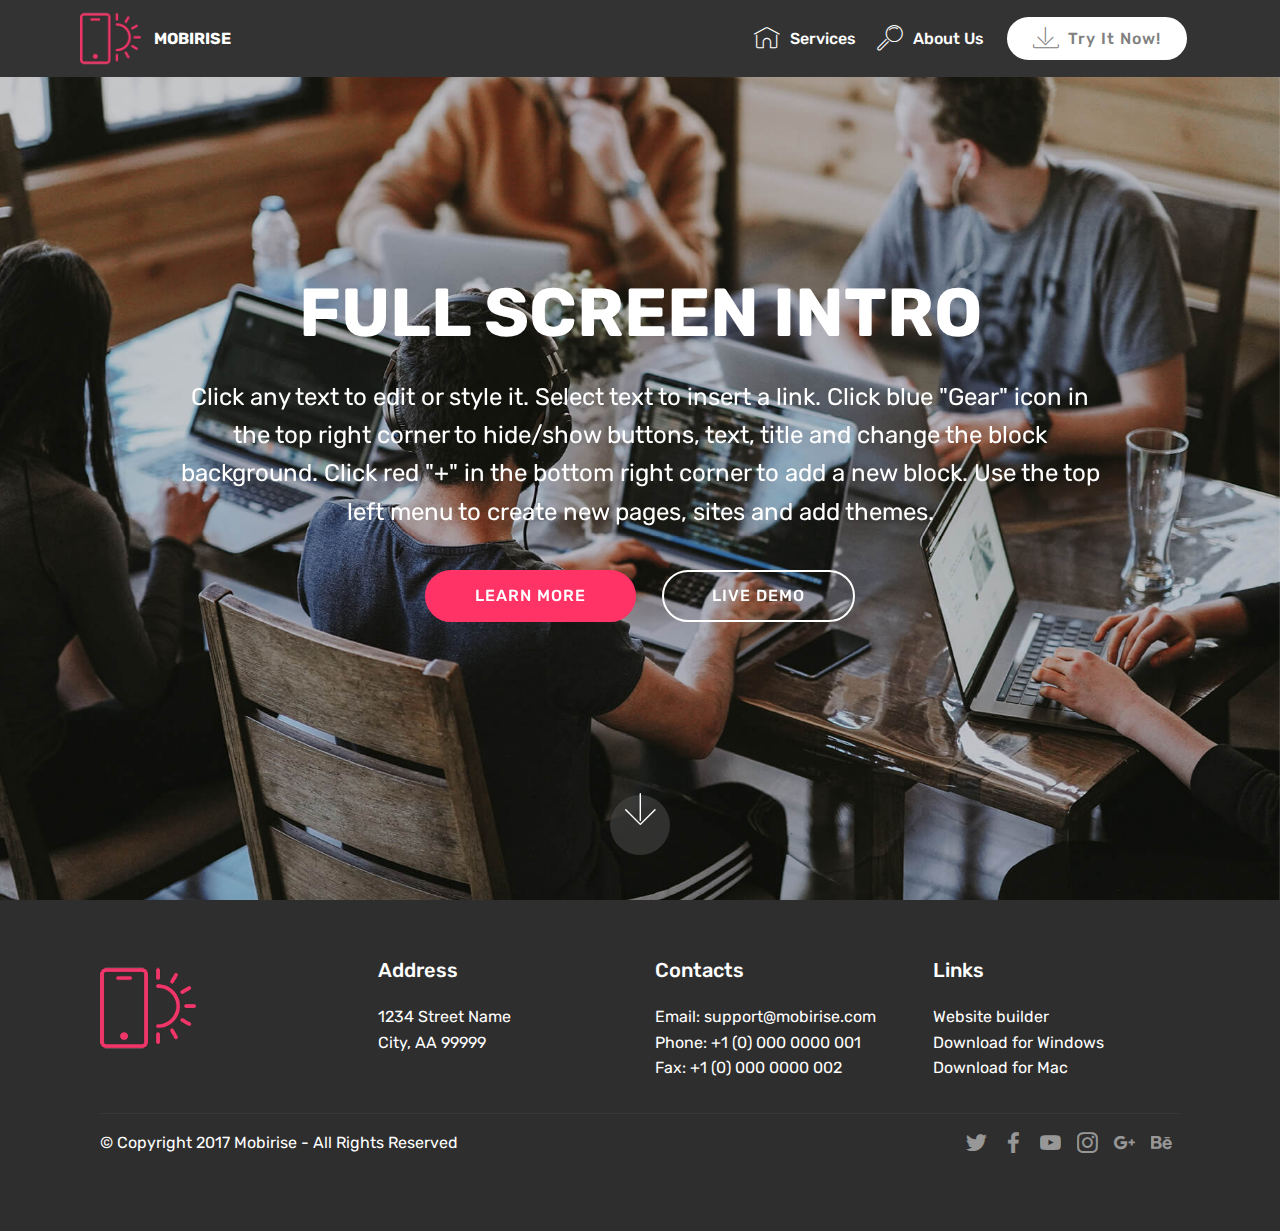
<file: index.html>
<!DOCTYPE html>
<html  >
<head>
  <!-- Site made with Mobirise Website Builder v4.10.1, https://mobirise.com -->
  <meta charset="UTF-8">
  <meta http-equiv="X-UA-Compatible" content="IE=edge">
  <meta name="generator" content="Mobirise v4.10.1, mobirise.com">
  <meta name="viewport" content="width=device-width, initial-scale=1, minimum-scale=1">
  <link rel="shortcut icon" href="assets/images/logo2.png" type="image/x-icon">
  <meta name="description" content="">
  
  <title>Home</title>
  <link rel="stylesheet" href="assets/web/assets/mobirise-icons/mobirise-icons.css">
  <link rel="stylesheet" href="assets/tether/tether.min.css">
  <link rel="stylesheet" href="assets/bootstrap/css/bootstrap.min.css">
  <link rel="stylesheet" href="assets/bootstrap/css/bootstrap-grid.min.css">
  <link rel="stylesheet" href="assets/bootstrap/css/bootstrap-reboot.min.css">
  <link rel="stylesheet" href="assets/socicon/css/styles.css">
  <link rel="stylesheet" href="assets/dropdown/css/style.css">
  <link rel="stylesheet" href="assets/theme/css/style.css">
  <link rel="stylesheet" href="assets/mobirise/css/mbr-additional.css" type="text/css">
  
  
  
</head>
<body>
  <section class="menu cid-qTkzRZLJNu" once="menu" id="menu1-0">

    

    <nav class="navbar navbar-expand beta-menu navbar-dropdown align-items-center navbar-fixed-top navbar-toggleable-sm">
        <button class="navbar-toggler navbar-toggler-right" type="button" data-toggle="collapse" data-target="#navbarSupportedContent" aria-controls="navbarSupportedContent" aria-expanded="false" aria-label="Toggle navigation">
            <div class="hamburger">
                <span></span>
                <span></span>
                <span></span>
                <span></span>
            </div>
        </button>
        <div class="menu-logo">
            <div class="navbar-brand">
                <span class="navbar-logo">
                    <a href="https://mobirise.com">
                         <img src="assets/images/logo2.png" alt="Mobirise" style="height: 3.8rem;">
                    </a>
                </span>
                <span class="navbar-caption-wrap">
                    <a class="navbar-caption text-white display-4" href="https://mobirise.com">
                        MOBIRISE
                    </a>
                </span>
            </div>
        </div>
        <div class="collapse navbar-collapse" id="navbarSupportedContent">
            <ul class="navbar-nav nav-dropdown" data-app-modern-menu="true"><li class="nav-item">
                    <a class="nav-link link text-white display-4" href="https://mobirise.com">
                        <span class="mbri-home mbr-iconfont mbr-iconfont-btn"></span>
                        Services
                    </a>
                </li>
                <li class="nav-item">
                    <a class="nav-link link text-white display-4" href="https://mobirise.com">
                        <span class="mbri-search mbr-iconfont mbr-iconfont-btn"></span>
                        About Us
                    </a>
                </li></ul>
            <div class="navbar-buttons mbr-section-btn">
                <a class="btn btn-sm btn-primary display-4" href="https://mobirise.com">
                    <span class="mbri-save mbr-iconfont mbr-iconfont-btn "></span>
                    Try It Now!
                </a>
            </div>
        </div>
    </nav>
</section>

<section class="engine"><a href="https://mobirise.info/e">make a website</a></section><section class="cid-qTkA127IK8 mbr-fullscreen mbr-parallax-background" id="header2-1">

    

    

    <div class="container align-center">
        <div class="row justify-content-md-center">
            <div class="mbr-white col-md-10">
                <h1 class="mbr-section-title mbr-bold pb-3 mbr-fonts-style display-1">
                    FULL SCREEN INTRO
                </h1>
                
                <p class="mbr-text pb-3 mbr-fonts-style display-5">
                    Click any text to edit or style it. Select text to insert a link. Click blue "Gear" icon in the top right corner to hide/show buttons, text, title and change the block background. Click red "+" in the bottom right corner to add a new block. Use the top left menu to create new pages, sites and add themes.
                </p>
                <div class="mbr-section-btn"><a class="btn btn-md btn-secondary display-4" href="https://mobirise.com">LEARN MORE</a>
                    <a class="btn btn-md btn-white-outline display-4" href="https://mobirise.com">LIVE DEMO</a></div>
            </div>
        </div>
    </div>
    <div class="mbr-arrow hidden-sm-down" aria-hidden="true">
        <a href="#next">
            <i class="mbri-down mbr-iconfont"></i>
        </a>
    </div>
</section>

<section class="cid-qTkAaeaxX5" id="footer1-2">

    

    

    <div class="container">
        <div class="media-container-row content text-white">
            <div class="col-12 col-md-3">
                <div class="media-wrap">
                    <a href="https://mobirise.com/">
                        <img src="assets/images/logo2.png" alt="Mobirise">
                    </a>
                </div>
            </div>
            <div class="col-12 col-md-3 mbr-fonts-style display-7">
                <h5 class="pb-3">
                    Address
                </h5>
                <p class="mbr-text">
                    1234 Street Name
                    <br>City, AA 99999
                </p>
            </div>
            <div class="col-12 col-md-3 mbr-fonts-style display-7">
                <h5 class="pb-3">
                    Contacts
                </h5>
                <p class="mbr-text">
                    Email: support@mobirise.com
                    <br>Phone: +1 (0) 000 0000 001
                    <br>Fax: +1 (0) 000 0000 002
                </p>
            </div>
            <div class="col-12 col-md-3 mbr-fonts-style display-7">
                <h5 class="pb-3">
                    Links
                </h5>
                <p class="mbr-text">
                    <a class="text-primary" href="https://mobirise.com/">Website builder</a>
                    <br><a class="text-primary" href="https://mobirise.com/mobirise-free-win.zip">Download for Windows</a>
                    <br><a class="text-primary" href="https://mobirise.com/mobirise-free-mac.zip">Download for Mac</a>
                </p>
            </div>
        </div>
        <div class="footer-lower">
            <div class="media-container-row">
                <div class="col-sm-12">
                    <hr>
                </div>
            </div>
            <div class="media-container-row mbr-white">
                <div class="col-sm-6 copyright">
                    <p class="mbr-text mbr-fonts-style display-7">
                        © Copyright 2017 Mobirise - All Rights Reserved
                    </p>
                </div>
                <div class="col-md-6">
                    <div class="social-list align-right">
                        <div class="soc-item">
                            <a href="https://twitter.com/mobirise" target="_blank">
                                <span class="socicon-twitter socicon mbr-iconfont mbr-iconfont-social"></span>
                            </a>
                        </div>
                        <div class="soc-item">
                            <a href="https://www.facebook.com/pages/Mobirise/1616226671953247" target="_blank">
                                <span class="socicon-facebook socicon mbr-iconfont mbr-iconfont-social"></span>
                            </a>
                        </div>
                        <div class="soc-item">
                            <a href="https://www.youtube.com/c/mobirise" target="_blank">
                                <span class="socicon-youtube socicon mbr-iconfont mbr-iconfont-social"></span>
                            </a>
                        </div>
                        <div class="soc-item">
                            <a href="https://instagram.com/mobirise" target="_blank">
                                <span class="socicon-instagram socicon mbr-iconfont mbr-iconfont-social"></span>
                            </a>
                        </div>
                        <div class="soc-item">
                            <a href="https://plus.google.com/u/0/+Mobirise" target="_blank">
                                <span class="socicon-googleplus socicon mbr-iconfont mbr-iconfont-social"></span>
                            </a>
                        </div>
                        <div class="soc-item">
                            <a href="https://www.behance.net/Mobirise" target="_blank">
                                <span class="socicon-behance socicon mbr-iconfont mbr-iconfont-social"></span>
                            </a>
                        </div>
                    </div>
                </div>
            </div>
        </div>
    </div>
</section>


  <script src="assets/web/assets/jquery/jquery.min.js"></script>
  <script src="assets/popper/popper.min.js"></script>
  <script src="assets/tether/tether.min.js"></script>
  <script src="assets/bootstrap/js/bootstrap.min.js"></script>
  <script src="assets/dropdown/js/script.min.js"></script>
  <script src="assets/touchswipe/jquery.touch-swipe.min.js"></script>
  <script src="assets/parallax/jarallax.min.js"></script>
  <script src="assets/smoothscroll/smooth-scroll.js"></script>
  <script src="assets/theme/js/script.js"></script>
  
  
</body>
</html>
</file>
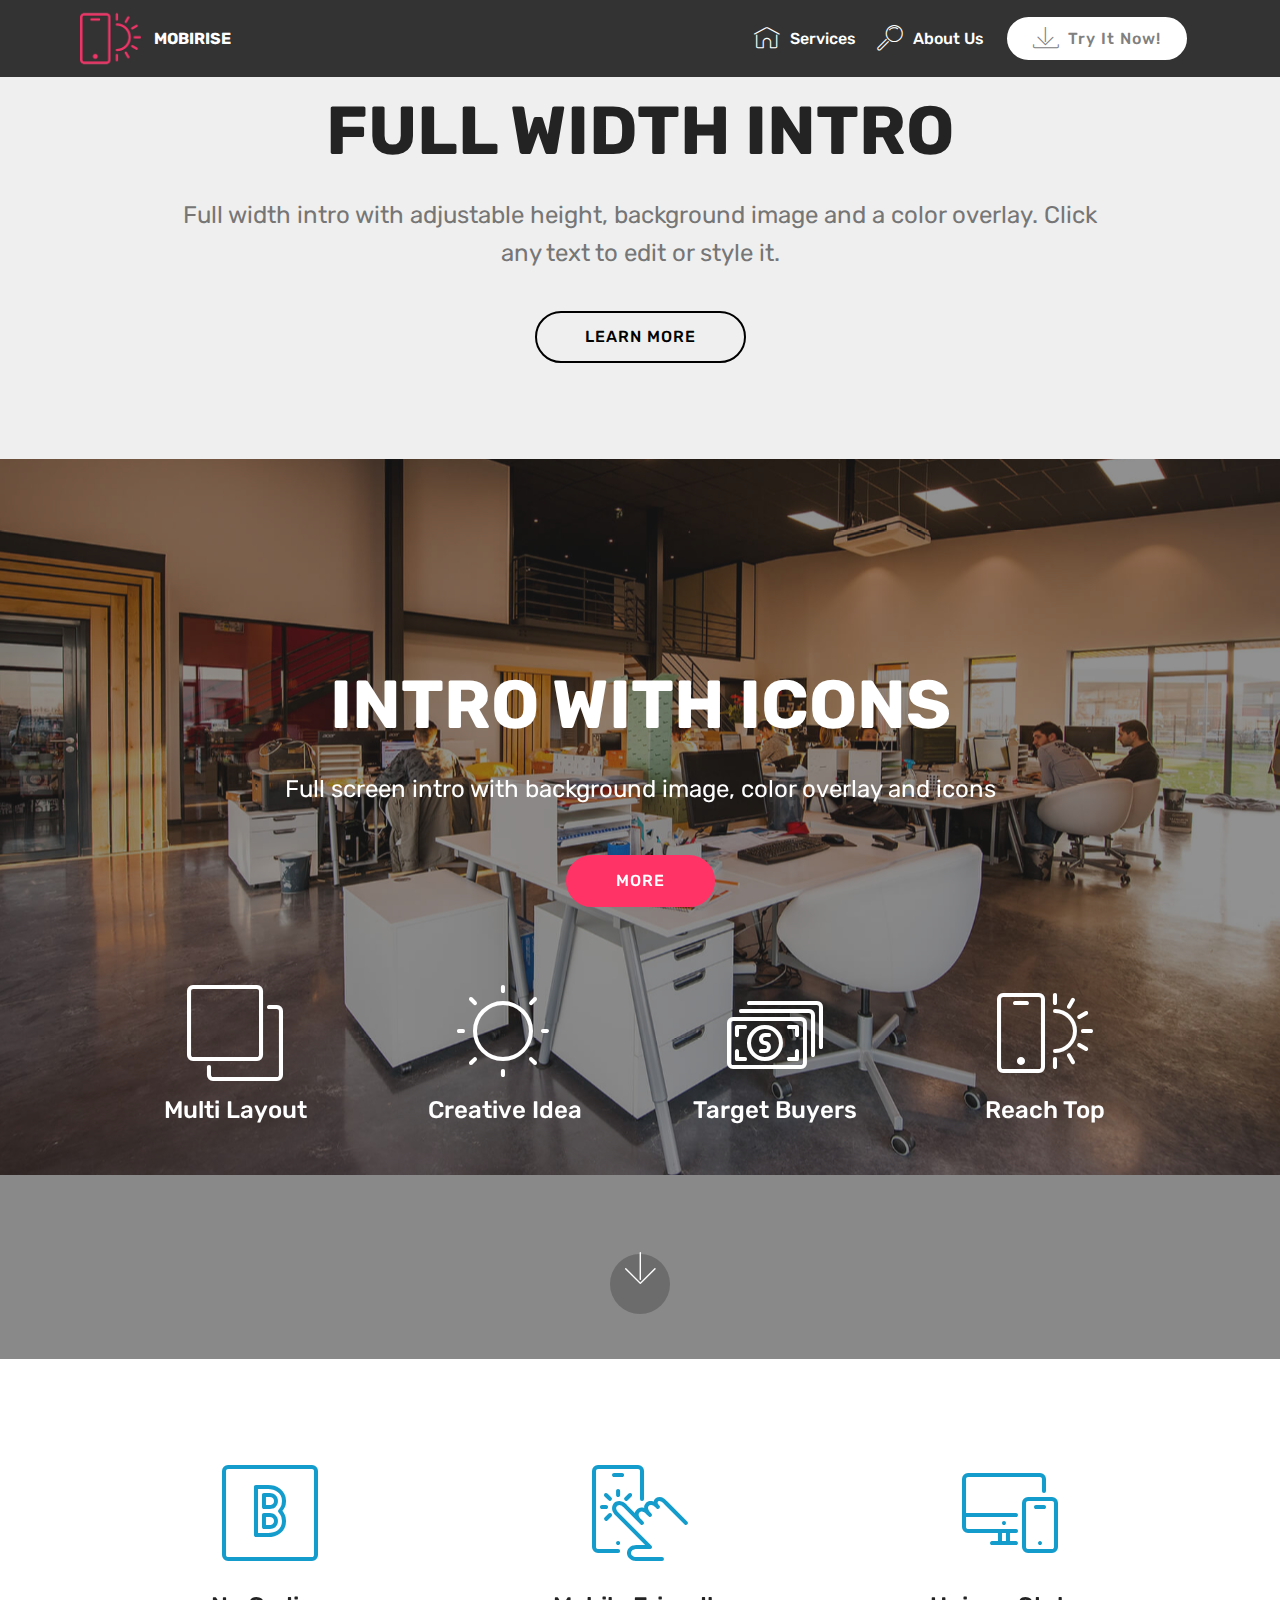
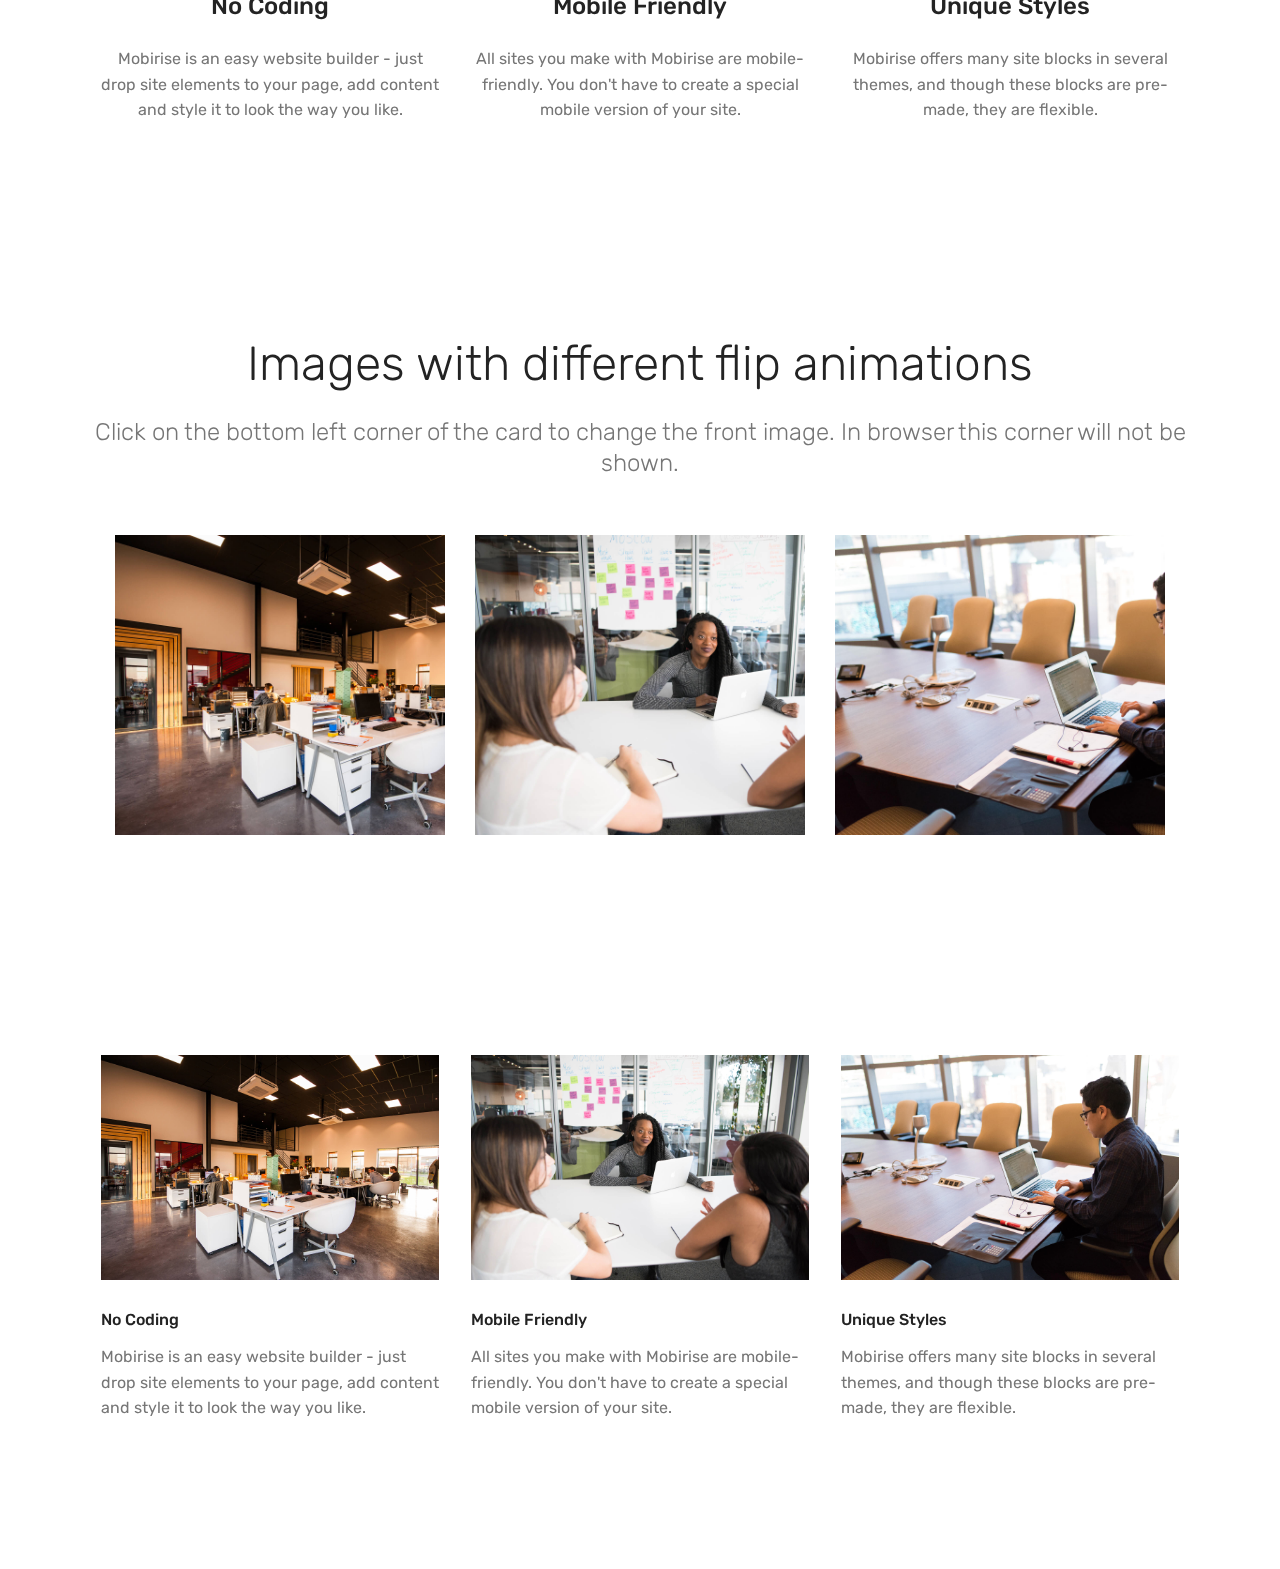
<file: page1.html>
<!DOCTYPE html>
<html  >
<head>
  <!-- Site made with Mobirise Website Builder v4.10.1, https://mobirise.com -->
  <meta charset="UTF-8">
  <meta http-equiv="X-UA-Compatible" content="IE=edge">
  <meta name="generator" content="Mobirise v4.10.1, mobirise.com">
  <meta name="viewport" content="width=device-width, initial-scale=1, minimum-scale=1">
  <link rel="shortcut icon" href="assets/images/logo2.png" type="image/x-icon">
  <meta name="description" content="">
  
  <title>Services</title>
  <link rel="stylesheet" href="assets/web/assets/mobirise-icons/mobirise-icons.css">
  <link rel="stylesheet" href="assets/tether/tether.min.css">
  <link rel="stylesheet" href="assets/bootstrap/css/bootstrap.min.css">
  <link rel="stylesheet" href="assets/bootstrap/css/bootstrap-grid.min.css">
  <link rel="stylesheet" href="assets/bootstrap/css/bootstrap-reboot.min.css">
  <link rel="stylesheet" href="assets/dropdown/css/style.css">
  <link rel="stylesheet" href="assets/theme/css/style.css">
  <link rel="stylesheet" href="assets/mobirise/css/mbr-additional.css" type="text/css">
  
  
  
</head>
<body>
  <section class="menu cid-qTkzRZLJNu" once="menu" id="menu1-3">

    

    <nav class="navbar navbar-expand beta-menu navbar-dropdown align-items-center navbar-fixed-top navbar-toggleable-sm">
        <button class="navbar-toggler navbar-toggler-right" type="button" data-toggle="collapse" data-target="#navbarSupportedContent" aria-controls="navbarSupportedContent" aria-expanded="false" aria-label="Toggle navigation">
            <div class="hamburger">
                <span></span>
                <span></span>
                <span></span>
                <span></span>
            </div>
        </button>
        <div class="menu-logo">
            <div class="navbar-brand">
                <span class="navbar-logo">
                    <a href="https://mobirise.com">
                         <img src="assets/images/logo2.png" alt="Mobirise" style="height: 3.8rem;">
                    </a>
                </span>
                <span class="navbar-caption-wrap">
                    <a class="navbar-caption text-white display-4" href="https://mobirise.com">
                        MOBIRISE
                    </a>
                </span>
            </div>
        </div>
        <div class="collapse navbar-collapse" id="navbarSupportedContent">
            <ul class="navbar-nav nav-dropdown" data-app-modern-menu="true"><li class="nav-item">
                    <a class="nav-link link text-white display-4" href="https://mobirise.com">
                        <span class="mbri-home mbr-iconfont mbr-iconfont-btn"></span>
                        Services
                    </a>
                </li>
                <li class="nav-item">
                    <a class="nav-link link text-white display-4" href="https://mobirise.com">
                        <span class="mbri-search mbr-iconfont mbr-iconfont-btn"></span>
                        About Us
                    </a>
                </li></ul>
            <div class="navbar-buttons mbr-section-btn">
                <a class="btn btn-sm btn-primary display-4" href="https://mobirise.com">
                    <span class="mbri-save mbr-iconfont mbr-iconfont-btn "></span>
                    Try It Now!
                </a>
            </div>
        </div>
    </nav>
</section>

<section class="engine"><a href="https://mobirise.info/r">bootstrap templates</a></section><section class="header1 cid-rrG8rORYAk" id="header16-4">

    

    

    <div class="container">
        <div class="row justify-content-md-center">
            <div class="col-md-10 align-center">
                <h1 class="mbr-section-title mbr-bold pb-3 mbr-fonts-style display-1">
                    FULL WIDTH INTRO
                </h1>
                
                <p class="mbr-text pb-3 mbr-fonts-style display-5">
                    Full width intro with adjustable height, background image and a color overlay. Click any text to edit or style it.
                </p>
                <div class="mbr-section-btn"><a class="btn btn-md btn-black-outline display-4" href="https://mobirise.co">LEARN MORE</a>
                </div>
            </div>
        </div>
    </div>

</section>

<section class="header12 cid-rrG8CW8uUY mbr-fullscreen mbr-parallax-background" id="header12-6">

    

    <div class="mbr-overlay" style="opacity: 0.5; background-color: rgb(35, 35, 35);">
    </div>

    <div class="container  ">
            <div class="media-container">
                <div class="col-md-12 align-center">
                    <h1 class="mbr-section-title pb-3 mbr-white mbr-bold mbr-fonts-style display-1">
                        INTRO WITH ICONS
                    </h1>
                    <p class="mbr-text pb-3 mbr-white mbr-fonts-style display-5">
                        Full screen intro with background image, color overlay and icons
                    </p>
                    <div class="mbr-section-btn align-center py-2">
                        <a class="btn btn-md btn-secondary display-4" href="https://mobirise.co">MORE</a>
                    </div>

                    <div class="icons-media-container mbr-white">
                        <div class="card col-12 col-md-6 col-lg-3">
                            <div class="icon-block">
                            <a href="https://mobirise.co/">
                                <span class="mbri-layers mbr-iconfont"></span>
                            </a>
                            </div>
                            <h5 class="mbr-fonts-style display-5">
                                Multi Layout
                            </h5>
                        </div>

                        <div class="card col-12 col-md-6 col-lg-3">
                            <div class="icon-block">
                                <a href="https://mobirise.co/">
                                    <span class="mbri-sun mbr-iconfont"></span>
                                </a>
                            </div>
                            <h5 class="mbr-fonts-style display-5">
                                Creative Idea
                            </h5>
                        </div>

                        <div class="card col-12 col-md-6 col-lg-3">
                            <div class="icon-block">
                                <a href="https://mobirise.co/">
                                    <span class="mbri-cash mbr-iconfont"></span>
                                </a>
                            </div>
                            <h5 class="mbr-fonts-style display-5">
                                Target Buyers
                            </h5>
                        </div>

                        <div class="card col-12 col-md-6 col-lg-3">
                            <div class="icon-block">
                                <a href="https://mobirise.co/">
                                    <span class="mbri-mobirise mbr-iconfont"></span>
                                </a>
                            </div>
                            <h5 class="mbr-fonts-style display-5">
                                Reach Top
                            </h5>
                        </div>
                    </div>
                </div>
            </div>
    </div>

    <div class="mbr-arrow hidden-sm-down" aria-hidden="true">
        <a href="#next">
            <i class="mbri-down mbr-iconfont"></i>
        </a>
    </div>
</section>

<section class="features1 cid-rrG96fQFVY" id="features1-8">
    
    

    
    <div class="container">
        <div class="media-container-row">

            <div class="card p-3 col-12 col-md-6 col-lg-4">
                <div class="card-img pb-3">
                    <span class="mbri-bootstrap mbr-iconfont"></span>
                </div>
                <div class="card-box">
                    <h4 class="card-title py-3 mbr-fonts-style display-5">
                        No Coding
                    </h4>
                    <p class="mbr-text mbr-fonts-style display-7">
                        Mobirise is an easy website builder - just drop site elements to your page, add content and style it to look the way you like.
                    </p>
                </div>
            </div>

            <div class="card p-3 col-12 col-md-6 col-lg-4">
                <div class="card-img pb-3">
                    <span class="mbri-touch mbr-iconfont"></span>
                </div>
                <div class="card-box">
                    <h4 class="card-title py-3 mbr-fonts-style display-5">
                        Mobile Friendly
                    </h4>
                    <p class="mbr-text mbr-fonts-style display-7">
                        All sites you make with Mobirise are mobile-friendly. You don't have to create a special mobile version of your site.
                    </p>
                </div>
            </div>

            <div class="card p-3 col-12 col-md-6 col-lg-4">
                <div class="card-img pb-3">
                    <span class="mbri-responsive mbr-iconfont"></span>
                </div>
                <div class="card-box">
                    <h4 class="card-title py-3 mbr-fonts-style display-5">
                        Unique Styles
                    </h4>
                    <p class="mbr-text mbr-fonts-style display-7">
                        Mobirise offers many site blocks in several themes, and though these blocks are pre-made, they are flexible.
                    </p>
                </div>
            </div>

            

        </div>

    </div>

</section>

<section class="features15 cid-rrG9cSwW2k" id="features15-9">

    

    
    <div class="container">
        <h2 class="mbr-section-title pb-3 align-center mbr-fonts-style display-2">
            Images with different flip animations
        </h2>
        <h3 class="mbr-section-subtitle display-5 align-center mbr-fonts-style">
            Click on the bottom left corner of the card to change the front image. In browser this corner will not be shown.
        </h3>

        <div class="media-container-row container pt-5 mt-2">

            <div class="col-12 col-md-6 mb-4 col-lg-4">
                <div class="card flip-card p-5 align-center">
                    <div class="card-front card_cont">
                        <img src="assets/images/background1.jpg" alt="Mobirise">
                    </div>
                    <div class="card_back card_cont">
                        <h4 class="card-title display-5 py-2 mbr-fonts-style">
                            Over 400 Amazing Blocks
                        </h4>
                        <p class="mbr-text mbr-fonts-style display-7">
                            Mobirise offers several themes that include sliders, galleries, article blocks, counters, accordions, video and many more.
                        </p>
                    </div>
                </div>
            </div>

            <div class="col-12 col-md-6 mb-4 col-lg-4">
                
                <div class="card flip-card p-5 align-center">
                    <div class="card-front card_cont">
                        <img src="assets/images/background2.jpg" alt="Mobirise">
                    </div>
                    <div class="card_back card_cont">
                        <h4 class="card-title py-2 mbr-fonts-style display-5">
                            Easy and Simple to Use
                        </h4>
                        <p class="mbr-text mbr-fonts-style display-7">
                            Drop the blocks into the page, edit content inline and publish - no technical skills required.
                        </p>
                    </div>
                </div>
            </div>
            
            <div class="col-12 col-md-6 mb-4 col-lg-4">
                <div class="card flip-card p-5 align-center">
                    <div class="card-front card_cont">
                        <img src="assets/images/background3.jpg" alt="Mobirise">
                    </div>
                    <div class="card_back card_cont">
                        <h4 class="card-title py-2 mbr-fonts-style display-5">
                            Unlimited Sites
                        </h4>
                        <p class="mbr-text mbr-fonts-style display-7">
                            Mobirise gives you the freedom to develop as many websites as you like given the fact that it is a desktop app.
                        </p>
                    </div>
                </div> 
            </div>

            
        </div>
</div></section>

<section class="features2 cid-rrG93yfO3M" id="features2-7">

    

    
    
    <div class="container">
        <div class="media-container-row">
            <div class="card p-3 col-12 col-md-6 col-lg-4">
                <div class="card-wrapper">
                    <div class="card-img">
                        <img src="assets/images/background1.jpg" alt="Mobirise">
                    </div>
                    <div class="card-box">
                        <h4 class="card-title pb-3 mbr-fonts-style display-7">
                            No Coding
                        </h4>
                        <p class="mbr-text mbr-fonts-style display-7">
                            Mobirise is an easy website builder - just drop site elements to your page, add content and style it to look the way you like. <a href="https://mobirise.co">Learn more...</a>
                        </p>
                    </div>
                </div>
            </div>

            <div class="card p-3 col-12 col-md-6 col-lg-4">
                <div class="card-wrapper">
                    <div class="card-img">
                        <img src="assets/images/background2.jpg" alt="Mobirise">
                    </div>
                    <div class="card-box ">
                        <h4 class="card-title pb-3 mbr-fonts-style display-7">
                            Mobile Friendly
                        </h4>
                        <p class="mbr-text mbr-fonts-style display-7">
                            All sites you make with Mobirise are mobile-friendly. You don't have to create a special mobile version of your site. <a href="https://mobirise.co">Learn more...</a>
                        </p>
                    </div>
                </div>
            </div>

            <div class="card p-3 col-12 col-md-6 col-lg-4">
                <div class="card-wrapper">
                    <div class="card-img">
                        <img src="assets/images/background3.jpg" alt="Mobirise">
                    </div>
                    <div class="card-box">
                        <h4 class="card-title pb-3 mbr-fonts-style display-7">
                            Unique Styles
                        </h4>
                        <p class="mbr-text mbr-fonts-style display-7">
                            Mobirise offers many site blocks in several themes, and though these blocks are pre-made, they are flexible. <a href="https://mobirise.co">Learn more...</a>
                        </p>
                    </div>
                </div>
            </div>

            
        </div>
    </div>
</section>


  <script src="assets/web/assets/jquery/jquery.min.js"></script>
  <script src="assets/popper/popper.min.js"></script>
  <script src="assets/tether/tether.min.js"></script>
  <script src="assets/bootstrap/js/bootstrap.min.js"></script>
  <script src="assets/smoothscroll/smooth-scroll.js"></script>
  <script src="assets/touchswipe/jquery.touch-swipe.min.js"></script>
  <script src="assets/vimeoplayer/jquery.mb.vimeo_player.js"></script>
  <script src="assets/parallax/jarallax.min.js"></script>
  <script src="assets/mbr-flip-card/mbr-flip-card.js"></script>
  <script src="assets/dropdown/js/script.min.js"></script>
  <script src="assets/theme/js/script.js"></script>
  
  
</body>
</html>
</file>
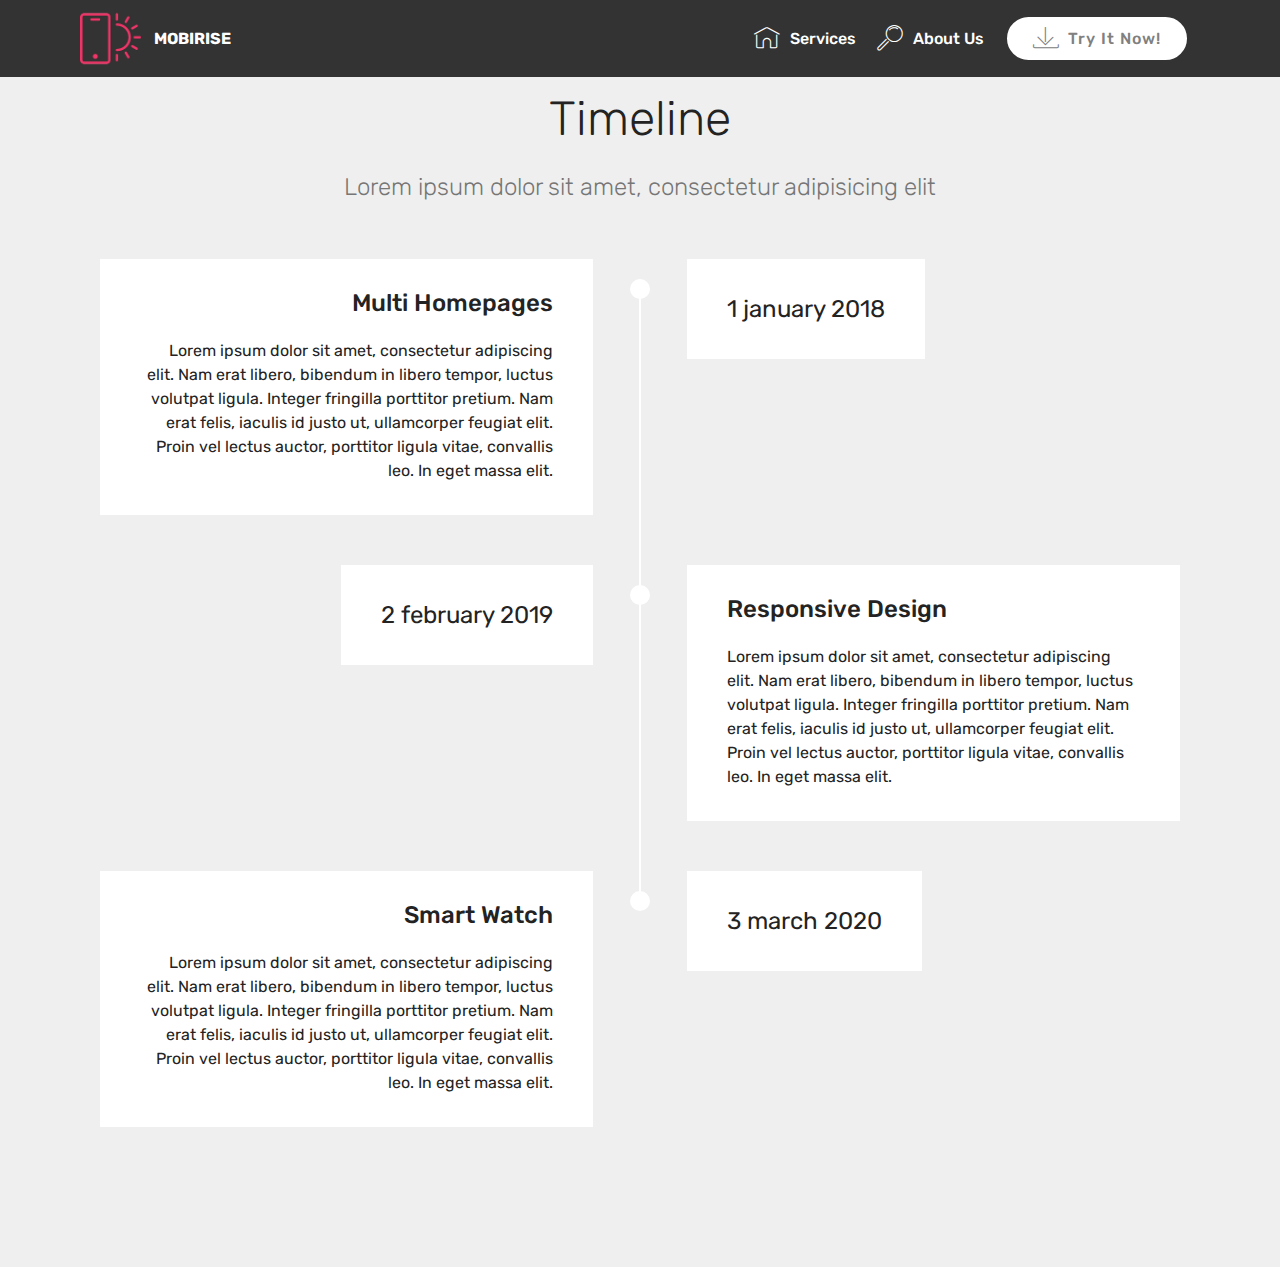
<file: page2.html>
<!DOCTYPE html>
<html  >
<head>
  <!-- Site made with Mobirise Website Builder v4.10.1, https://mobirise.com -->
  <meta charset="UTF-8">
  <meta http-equiv="X-UA-Compatible" content="IE=edge">
  <meta name="generator" content="Mobirise v4.10.1, mobirise.com">
  <meta name="viewport" content="width=device-width, initial-scale=1, minimum-scale=1">
  <link rel="shortcut icon" href="assets/images/logo2.png" type="image/x-icon">
  <meta name="description" content="Web Site Generator Description">
  
  <title>CV</title>
  <link rel="stylesheet" href="assets/web/assets/mobirise-icons/mobirise-icons.css">
  <link rel="stylesheet" href="assets/tether/tether.min.css">
  <link rel="stylesheet" href="assets/bootstrap/css/bootstrap.min.css">
  <link rel="stylesheet" href="assets/bootstrap/css/bootstrap-grid.min.css">
  <link rel="stylesheet" href="assets/bootstrap/css/bootstrap-reboot.min.css">
  <link rel="stylesheet" href="assets/dropdown/css/style.css">
  <link rel="stylesheet" href="assets/theme/css/style.css">
  <link rel="stylesheet" href="assets/mobirise/css/mbr-additional.css" type="text/css">
  
  
  
</head>
<body>
  <section class="menu cid-qTkzRZLJNu" once="menu" id="menu1-a">

    

    <nav class="navbar navbar-expand beta-menu navbar-dropdown align-items-center navbar-fixed-top navbar-toggleable-sm">
        <button class="navbar-toggler navbar-toggler-right" type="button" data-toggle="collapse" data-target="#navbarSupportedContent" aria-controls="navbarSupportedContent" aria-expanded="false" aria-label="Toggle navigation">
            <div class="hamburger">
                <span></span>
                <span></span>
                <span></span>
                <span></span>
            </div>
        </button>
        <div class="menu-logo">
            <div class="navbar-brand">
                <span class="navbar-logo">
                    <a href="https://mobirise.com">
                         <img src="assets/images/logo2.png" alt="Mobirise" style="height: 3.8rem;">
                    </a>
                </span>
                <span class="navbar-caption-wrap">
                    <a class="navbar-caption text-white display-4" href="https://mobirise.com">
                        MOBIRISE
                    </a>
                </span>
            </div>
        </div>
        <div class="collapse navbar-collapse" id="navbarSupportedContent">
            <ul class="navbar-nav nav-dropdown" data-app-modern-menu="true"><li class="nav-item">
                    <a class="nav-link link text-white display-4" href="https://mobirise.com">
                        <span class="mbri-home mbr-iconfont mbr-iconfont-btn"></span>
                        Services
                    </a>
                </li>
                <li class="nav-item">
                    <a class="nav-link link text-white display-4" href="https://mobirise.com">
                        <span class="mbri-search mbr-iconfont mbr-iconfont-btn"></span>
                        About Us
                    </a>
                </li></ul>
            <div class="navbar-buttons mbr-section-btn">
                <a class="btn btn-sm btn-primary display-4" href="https://mobirise.com">
                    <span class="mbri-save mbr-iconfont mbr-iconfont-btn "></span>
                    Try It Now!
                </a>
            </div>
        </div>
    </nav>
</section>

<section class="engine"><a href="https://mobirise.info/k">develop free website</a></section><section class="timeline1 cid-rrG9nicCN0" id="timeline1-b">

    

    

    <div class="container align-center">
        <h2 class="mbr-section-title pb-3 mbr-fonts-style display-2">
            Timeline
        </h2>
        <h3 class="mbr-section-subtitle pb-5 mbr-fonts-style display-5">
            Lorem ipsum dolor sit amet, consectetur adipisicing elit
        </h3>

        <div class="container timelines-container" mbri-timelines="">
            <!--1-->
            <div class="row timeline-element reverse separline">
                 <div class="timeline-date-panel col-xs-12 col-md-6  align-left">         
                    <div class="time-line-date-content">
                        <p class="mbr-timeline-date mbr-fonts-style display-5">
                            1 january 2018  
                        </p>
                    </div>
                </div>
           <span class="iconBackground"></span>
            <div class="col-xs-12 col-md-6 align-right">
                <div class="timeline-text-content">
                    <h4 class="mbr-timeline-title pb-3 mbr-fonts-style display-5">
                        Multi Homepages
                    </h4>
                    <p class="mbr-timeline-text mbr-fonts-style display-7">
                        Lorem ipsum dolor sit amet, consectetur adipiscing elit. Nam erat libero, bibendum in libero tempor, luctus volutpat ligula. Integer fringilla porttitor pretium. Nam erat felis, iaculis id justo ut, ullamcorper feugiat elit. Proin vel lectus auctor, porttitor ligula vitae, convallis leo. In eget massa elit.
                    </p>
                 </div>
            </div>
            </div>
            <!--2-->
            <div class="row timeline-element  separline">
                <div class="timeline-date-panel col-xs-12 col-md-6 align-right">
                    <div class="time-line-date-content">
                        <p class="mbr-timeline-date mbr-fonts-style display-5">
                            2 february 2019  
                        </p>
                    </div>
                </div>
                <span class="iconBackground"></span>
                <div class="col-xs-12 col-md-6 align-left ">
                    <div class="timeline-text-content">
                        <h4 class="mbr-timeline-title pb-3 mbr-fonts-style display-5">
                            Responsive Design
                        </h4>
                        <p class="mbr-timeline-text mbr-fonts-style display-7">
                            Lorem ipsum dolor sit amet, consectetur adipiscing elit. Nam erat libero, bibendum in libero tempor, luctus volutpat ligula. Integer fringilla porttitor pretium. Nam erat felis, iaculis id justo ut, ullamcorper feugiat elit. Proin vel lectus auctor, porttitor ligula vitae, convallis leo. In eget massa elit.
                        </p>
                    </div>
                </div>
            </div>
            <!--3-->
            <div class="row timeline-element reverse">
                <div class="timeline-date-panel col-xs-12 col-md-6  align-left">
                    <div class="time-line-date-content">
                        <p class="mbr-timeline-date mbr-fonts-style display-5">
                            3 march 2020
                        </p>
                    </div>
                </div>
                <span class="iconBackground"></span>
                <div class="col-xs-12 col-md-6 align-right">
                    <div class="timeline-text-content">
                        <h4 class="mbr-timeline-title pb-3 mbr-fonts-style display-5">
                            Smart Watch
                        </h4>      
                        <p class="mbr-timeline-text mbr-fonts-style display-7">
                            Lorem ipsum dolor sit amet, consectetur adipiscing elit. Nam erat libero, bibendum in libero tempor, luctus volutpat ligula. Integer fringilla porttitor pretium. Nam erat felis, iaculis id justo ut, ullamcorper feugiat elit. Proin vel lectus auctor, porttitor ligula vitae, convallis leo. In eget massa elit.
                        </p>
                    </div>
                </div>
            </div>
            <!--4-->
            
            <!--5-->
            
            <!--6-->
            
            <!--7-->
            
            <!--8-->
            
            <!--9-->
            
            <!--10-->
            
            <!--11-->
            
            <!--12-->
            
        </div>
    </div>
</section>


  <script src="assets/web/assets/jquery/jquery.min.js"></script>
  <script src="assets/popper/popper.min.js"></script>
  <script src="assets/tether/tether.min.js"></script>
  <script src="assets/bootstrap/js/bootstrap.min.js"></script>
  <script src="assets/smoothscroll/smooth-scroll.js"></script>
  <script src="assets/dropdown/js/script.min.js"></script>
  <script src="assets/touchswipe/jquery.touch-swipe.min.js"></script>
  <script src="assets/theme/js/script.js"></script>
  
  
</body>
</html>
</file>
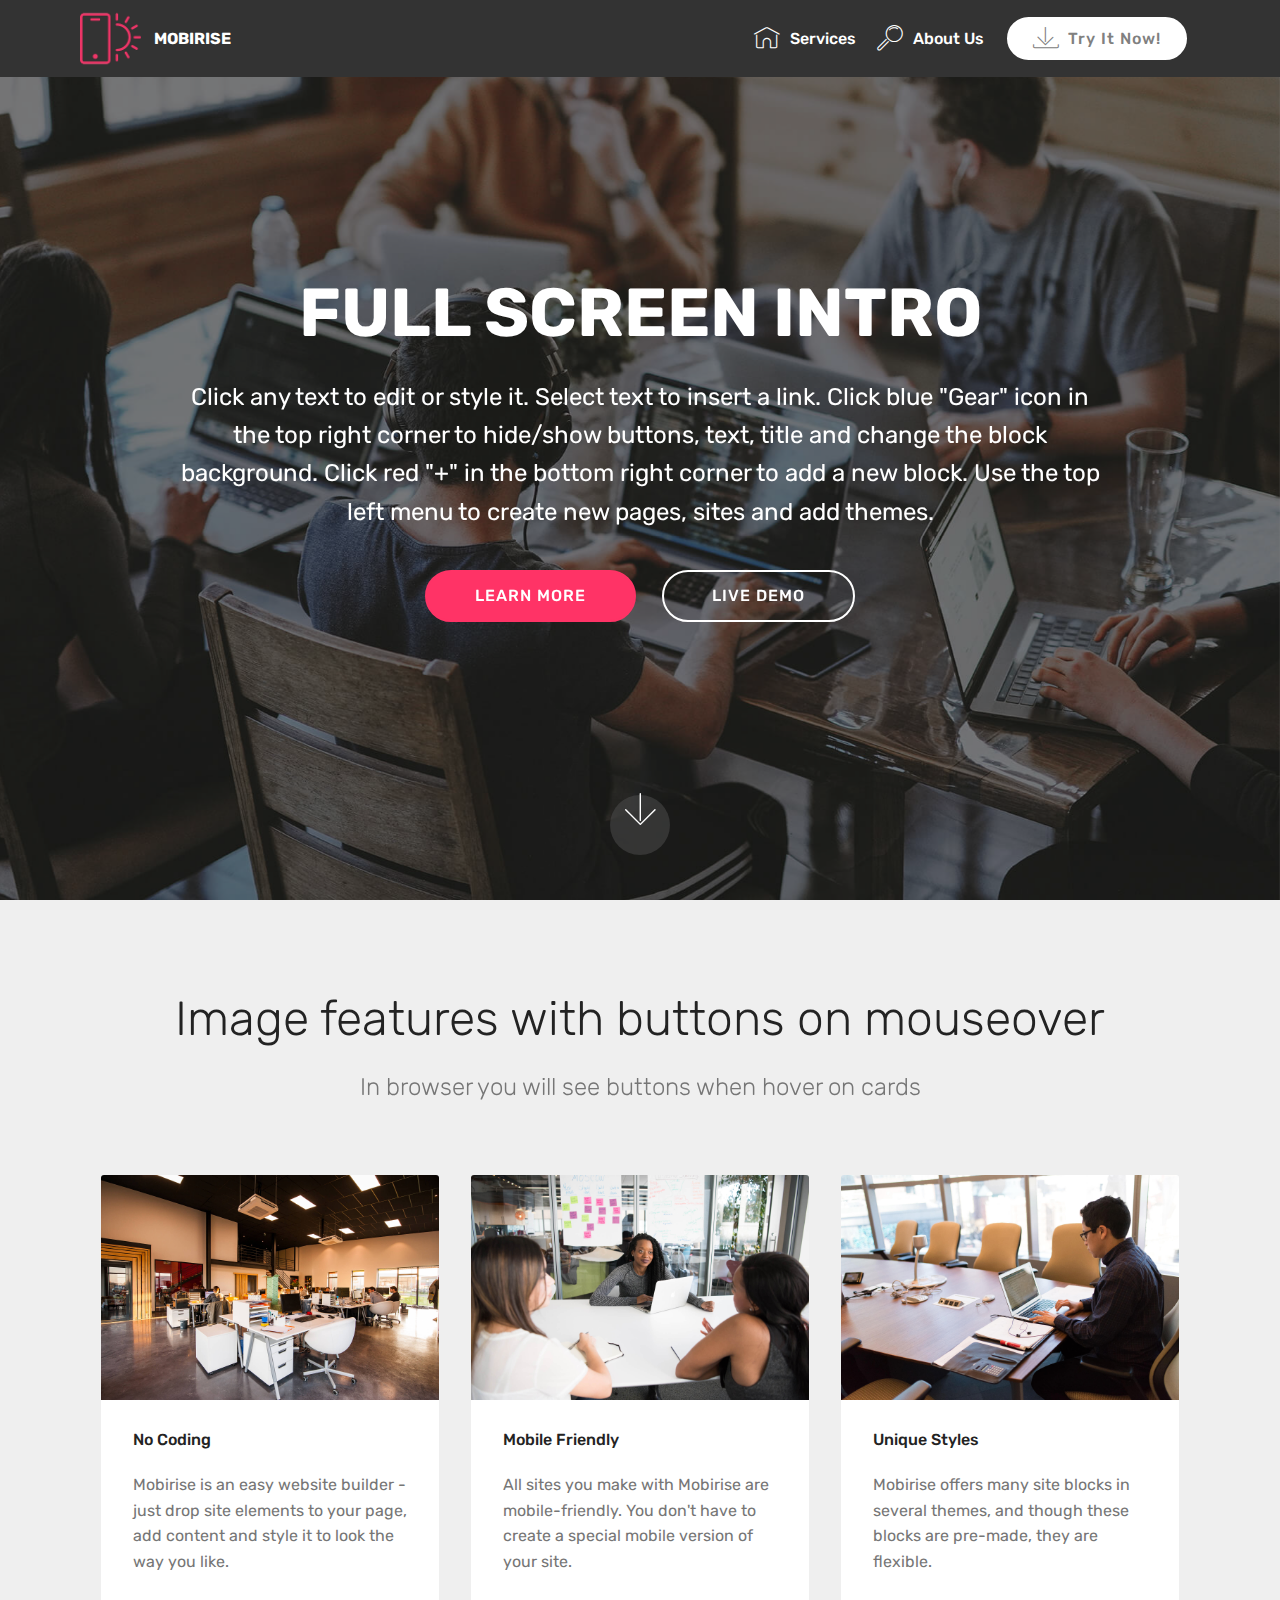
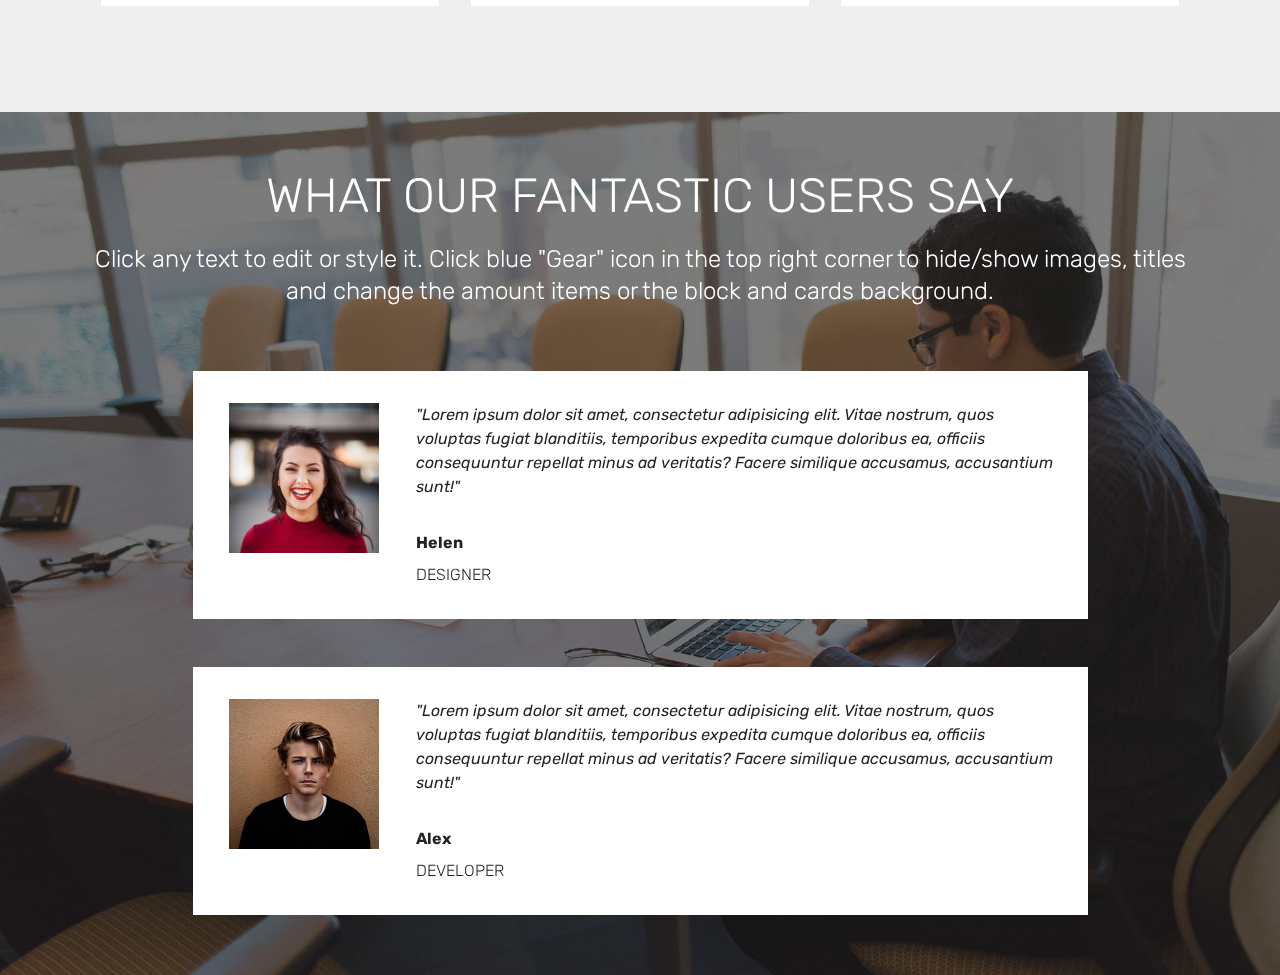
<file: page3.html>
<!DOCTYPE html>
<html  >
<head>
  <!-- Site made with Mobirise Website Builder v4.10.1, https://mobirise.com -->
  <meta charset="UTF-8">
  <meta http-equiv="X-UA-Compatible" content="IE=edge">
  <meta name="generator" content="Mobirise v4.10.1, mobirise.com">
  <meta name="viewport" content="width=device-width, initial-scale=1, minimum-scale=1">
  <link rel="shortcut icon" href="assets/images/logo2.png" type="image/x-icon">
  <meta name="description" content="Site Maker Description">
  
  <title>Web Design</title>
  <link rel="stylesheet" href="assets/web/assets/mobirise-icons/mobirise-icons.css">
  <link rel="stylesheet" href="assets/tether/tether.min.css">
  <link rel="stylesheet" href="assets/bootstrap/css/bootstrap.min.css">
  <link rel="stylesheet" href="assets/bootstrap/css/bootstrap-grid.min.css">
  <link rel="stylesheet" href="assets/bootstrap/css/bootstrap-reboot.min.css">
  <link rel="stylesheet" href="assets/dropdown/css/style.css">
  <link rel="stylesheet" href="assets/theme/css/style.css">
  <link rel="stylesheet" href="assets/mobirise/css/mbr-additional.css" type="text/css">
  
  
  
</head>
<body>
  <section class="menu cid-qTkzRZLJNu" once="menu" id="menu1-c">

    

    <nav class="navbar navbar-expand beta-menu navbar-dropdown align-items-center navbar-fixed-top navbar-toggleable-sm">
        <button class="navbar-toggler navbar-toggler-right" type="button" data-toggle="collapse" data-target="#navbarSupportedContent" aria-controls="navbarSupportedContent" aria-expanded="false" aria-label="Toggle navigation">
            <div class="hamburger">
                <span></span>
                <span></span>
                <span></span>
                <span></span>
            </div>
        </button>
        <div class="menu-logo">
            <div class="navbar-brand">
                <span class="navbar-logo">
                    <a href="https://mobirise.com">
                         <img src="assets/images/logo2.png" alt="Mobirise" style="height: 3.8rem;">
                    </a>
                </span>
                <span class="navbar-caption-wrap">
                    <a class="navbar-caption text-white display-4" href="https://mobirise.com">
                        MOBIRISE
                    </a>
                </span>
            </div>
        </div>
        <div class="collapse navbar-collapse" id="navbarSupportedContent">
            <ul class="navbar-nav nav-dropdown" data-app-modern-menu="true"><li class="nav-item">
                    <a class="nav-link link text-white display-4" href="https://mobirise.com">
                        <span class="mbri-home mbr-iconfont mbr-iconfont-btn"></span>
                        Services
                    </a>
                </li>
                <li class="nav-item">
                    <a class="nav-link link text-white display-4" href="https://mobirise.com">
                        <span class="mbri-search mbr-iconfont mbr-iconfont-btn"></span>
                        About Us
                    </a>
                </li></ul>
            <div class="navbar-buttons mbr-section-btn">
                <a class="btn btn-sm btn-primary display-4" href="https://mobirise.com">
                    <span class="mbri-save mbr-iconfont mbr-iconfont-btn "></span>
                    Try It Now!
                </a>
            </div>
        </div>
    </nav>
</section>

<section class="engine"><a href="https://mobirise.info/p">website templates free download</a></section><section class="cid-rrGaeJgOjc mbr-fullscreen mbr-parallax-background" id="header2-g">

    

    <div class="mbr-overlay" style="opacity: 0.5; background-color: rgb(35, 35, 35);"></div>

    <div class="container align-center">
        <div class="row justify-content-md-center">
            <div class="mbr-white col-md-10">
                <h1 class="mbr-section-title mbr-bold pb-3 mbr-fonts-style display-1">
                    FULL SCREEN INTRO
                </h1>
                
                <p class="mbr-text pb-3 mbr-fonts-style display-5">
                    Click any text to edit or style it. Select text to insert a link. Click blue "Gear" icon in the top right corner to hide/show buttons, text, title and change the block background. Click red "+" in the bottom right corner to add a new block. Use the top left menu to create new pages, sites and add themes.
                </p>
                <div class="mbr-section-btn">
                    <a class="btn btn-md btn-secondary display-4" href="https://mobirise.co">LEARN MORE</a>
                    <a class="btn btn-md btn-white-outline display-4" href="https://mobirise.co">LIVE DEMO</a>
                </div>
            </div>
        </div>
    </div>
    <div class="mbr-arrow hidden-sm-down" aria-hidden="true">
        <a href="#next">
            <i class="mbri-down mbr-iconfont"></i>
        </a>
    </div>
</section>

<section class="features18 popup-btn-cards cid-rrGaB8hJh7" id="features18-i">

    

    
    <div class="container">
        <h2 class="mbr-section-title pb-3 align-center mbr-fonts-style display-2">
            Image features with buttons on mouseover
        </h2>
        <h3 class="mbr-section-subtitle display-5 align-center mbr-fonts-style mbr-light">
            In browser you will see buttons when hover on cards
        </h3>
        <div class="media-container-row pt-5 ">
            <div class="card p-3 col-12 col-md-6 col-lg-4">
                <div class="card-wrapper ">
                    <div class="card-img">
                        <div class="mbr-overlay"></div>
                        <div class="mbr-section-btn text-center">
                            <a href="https://mobirise.co" class="btn btn-primary display-4">Learn More</a>
                        </div>
                        <img src="assets/images/background1.jpg" alt="Mobirise">
                    </div>
                    <div class="card-box">
                        <h4 class="card-title mbr-fonts-style display-7">
                            No Coding
                        </h4>
                        <p class="mbr-text mbr-fonts-style align-left display-7">
                            Mobirise is an easy website builder - just drop site elements to your page, add content and style it to look the way you like.
                        </p>
                    </div>
                </div>
            </div>
            <div class="card p-3 col-12 col-md-6 col-lg-4">
                <div class="card-wrapper">
                    <div class="card-img">
                        <div class="mbr-overlay"></div>
                        <div class="mbr-section-btn text-center">
                            <a href="https://mobirise.co" class="btn btn-primary display-4">Learn More</a>
                        </div>
                        <img src="assets/images/background2.jpg" alt="Mobirise">
                    </div>
                    <div class="card-box">
                        <h4 class="card-title mbr-fonts-style display-7">
                            Mobile Friendly
                        </h4>
                        <p class="mbr-text mbr-fonts-style display-7">
                           All sites you make with Mobirise are mobile-friendly. You don't have to create a special mobile version of your site.
                        </p>
                    </div>
                </div>
            </div>

            <div class="card p-3 col-12 col-md-6 col-lg-4">
                <div class="card-wrapper">
                    <div class="card-img">
                        <div class="mbr-overlay"></div>
                        <div class="mbr-section-btn text-center">
                            <a href="https://mobirise.co" class="btn btn-primary display-4">Learn More</a>
                        </div>
                        <img src="assets/images/background3.jpg" alt="Mobirise">
                    </div>
                    <div class="card-box">
                        <h4 class="card-title mbr-fonts-style display-7">
                            Unique Styles
                        </h4>
                        <p class="mbr-text mbr-fonts-style display-7">
                            Mobirise offers many site blocks in several themes, and though these blocks are pre-made, they are flexible.
                        </p>
                    </div>
                </div>
            </div>

            
        </div>
    </div>
</section>

<section class="testimonials4 cid-rrGb5nYOyk" id="testimonials4-m">

  

  <div class="mbr-overlay" style="opacity: 0.6; background-color: rgb(35, 35, 35);">
  </div>
  <div class="container">
    <h2 class="pb-3 mbr-fonts-style mbr-white align-center display-2">
        WHAT OUR FANTASTIC USERS SAY
    </h2>
    <h3 class="mbr-section-subtitle mbr-light pb-3 mbr-fonts-style mbr-white align-center display-5">
        Click any text to edit or style it. Click blue "Gear" icon in the top right corner to hide/show images, titles and change the amount items or the block and cards background.
    </h3>
    <div class="col-md-10 testimonials-container"> 
      

      
    <div class="testimonials-item">
        <div class="user row">
          <div class="col-lg-3 col-md-4">
            <div class="user_image">
              <img src="assets/images/face2.jpg">
            </div>
          </div>
          <div class="testimonials-caption col-lg-9 col-md-8">
            <div class="user_text ">
              <p class="mbr-fonts-style  display-7">
                 <em>"Lorem ipsum dolor sit amet, consectetur adipisicing elit. Vitae nostrum, quos voluptas fugiat blanditiis, temporibus expedita cumque doloribus ea, officiis consequuntur repellat minus ad veritatis? Facere similique accusamus, accusantium sunt!"</em>
              </p>
            </div>
            <div class="user_name mbr-bold mbr-fonts-style align-left pt-3 display-7">
                 Helen
            </div>
            <div class="user_desk mbr-light mbr-fonts-style align-left pt-2 display-7">
                 DESIGNER
            </div>
          </div>
        </div>
      </div><div class="testimonials-item">
        <div class="user row">
          <div class="col-lg-3 col-md-4">
            <div class="user_image">
              <img src="assets/images/face1.jpg">
            </div>
          </div>
          <div class="testimonials-caption col-lg-9 col-md-8">
            <div class="user_text">
              <p class="mbr-fonts-style  display-7">
                 <em>"Lorem ipsum dolor sit amet, consectetur adipisicing elit. Vitae nostrum, quos voluptas fugiat blanditiis, temporibus expedita cumque doloribus ea, officiis consequuntur repellat minus ad veritatis? Facere similique accusamus, accusantium sunt!"</em>
              </p>
            </div>
            <div class="user_name mbr-bold mbr-fonts-style align-left pt-3 display-7">
                 Alex
            </div>
            <div class="user_desk mbr-light mbr-fonts-style align-left pt-2 display-7">
                 DEVELOPER
            </div>
          </div>
        </div>
      </div></div>
  </div>
</section>


  <script src="assets/web/assets/jquery/jquery.min.js"></script>
  <script src="assets/popper/popper.min.js"></script>
  <script src="assets/tether/tether.min.js"></script>
  <script src="assets/bootstrap/js/bootstrap.min.js"></script>
  <script src="assets/dropdown/js/script.min.js"></script>
  <script src="assets/touchswipe/jquery.touch-swipe.min.js"></script>
  <script src="assets/parallax/jarallax.min.js"></script>
  <script src="assets/mbr-popup-btns/mbr-popup-btns.js"></script>
  <script src="assets/smoothscroll/smooth-scroll.js"></script>
  <script src="assets/theme/js/script.js"></script>
  
  
</body>
</html>
</file>
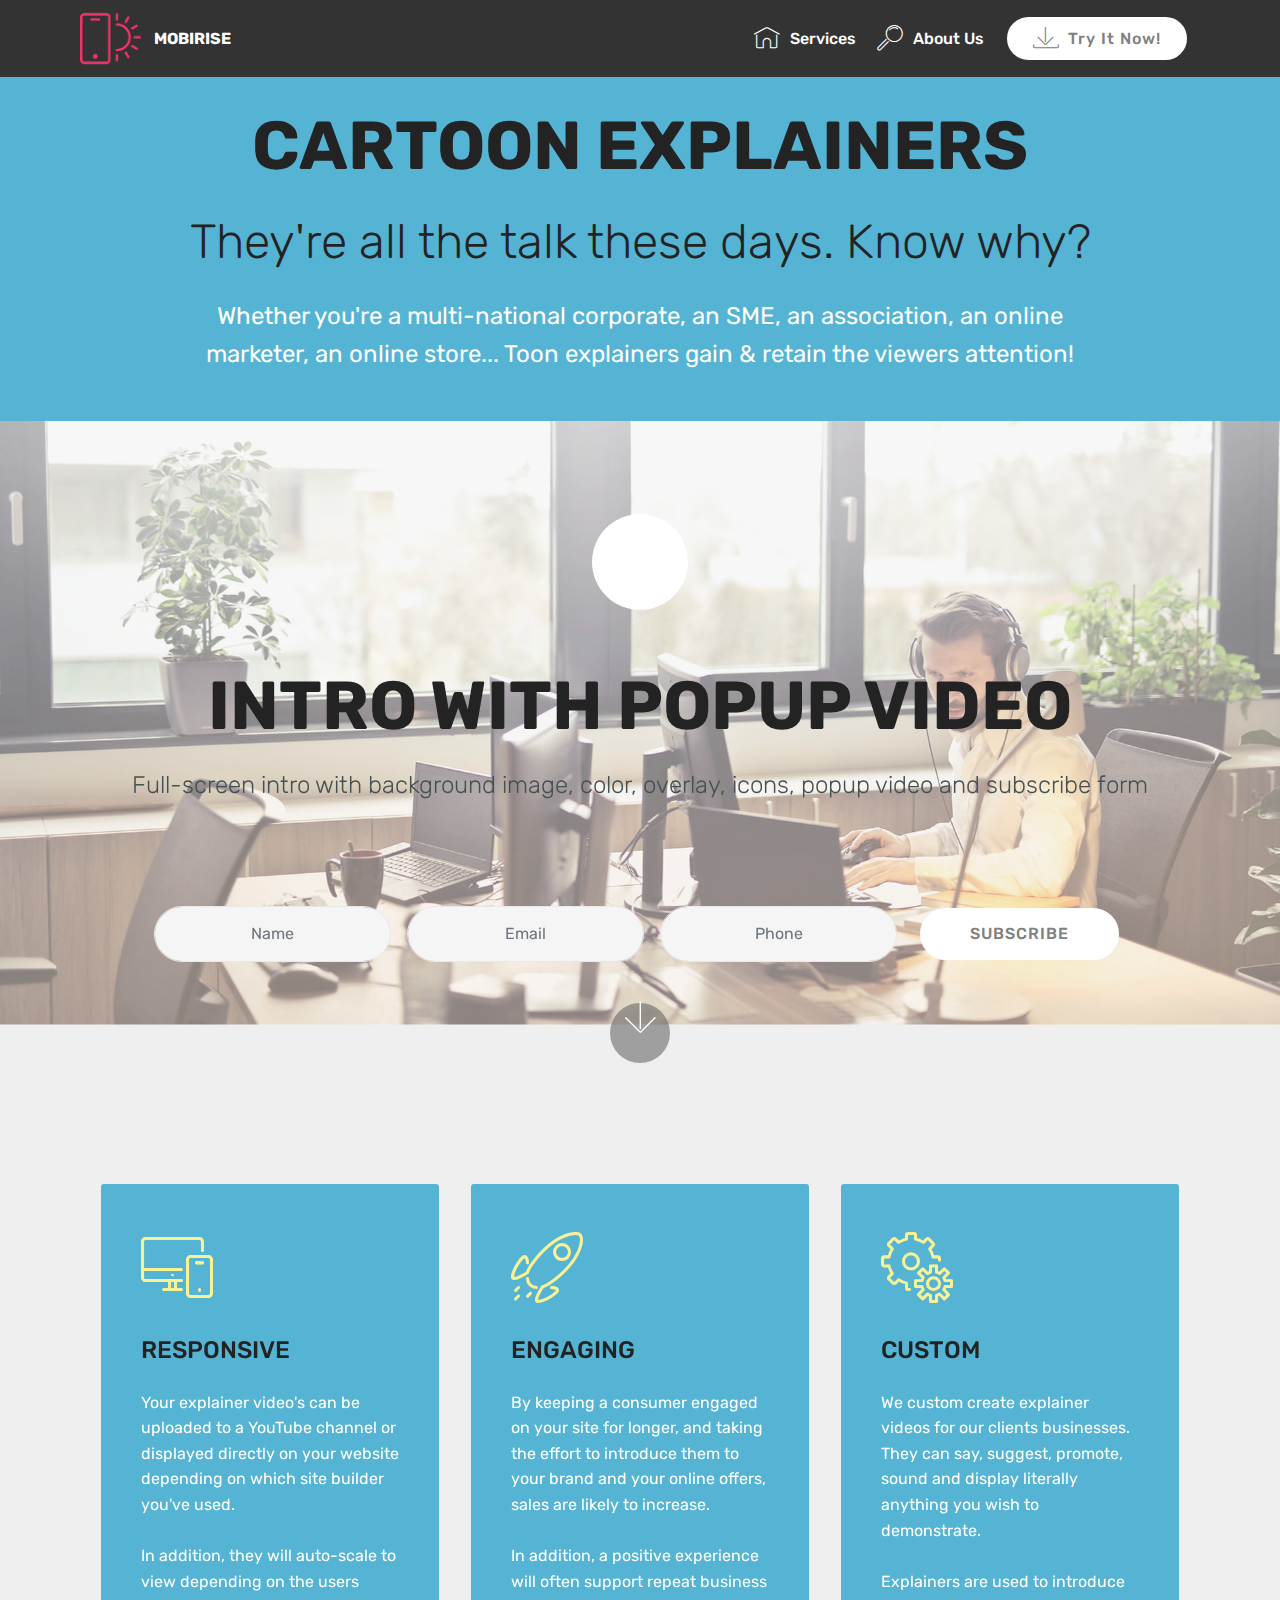
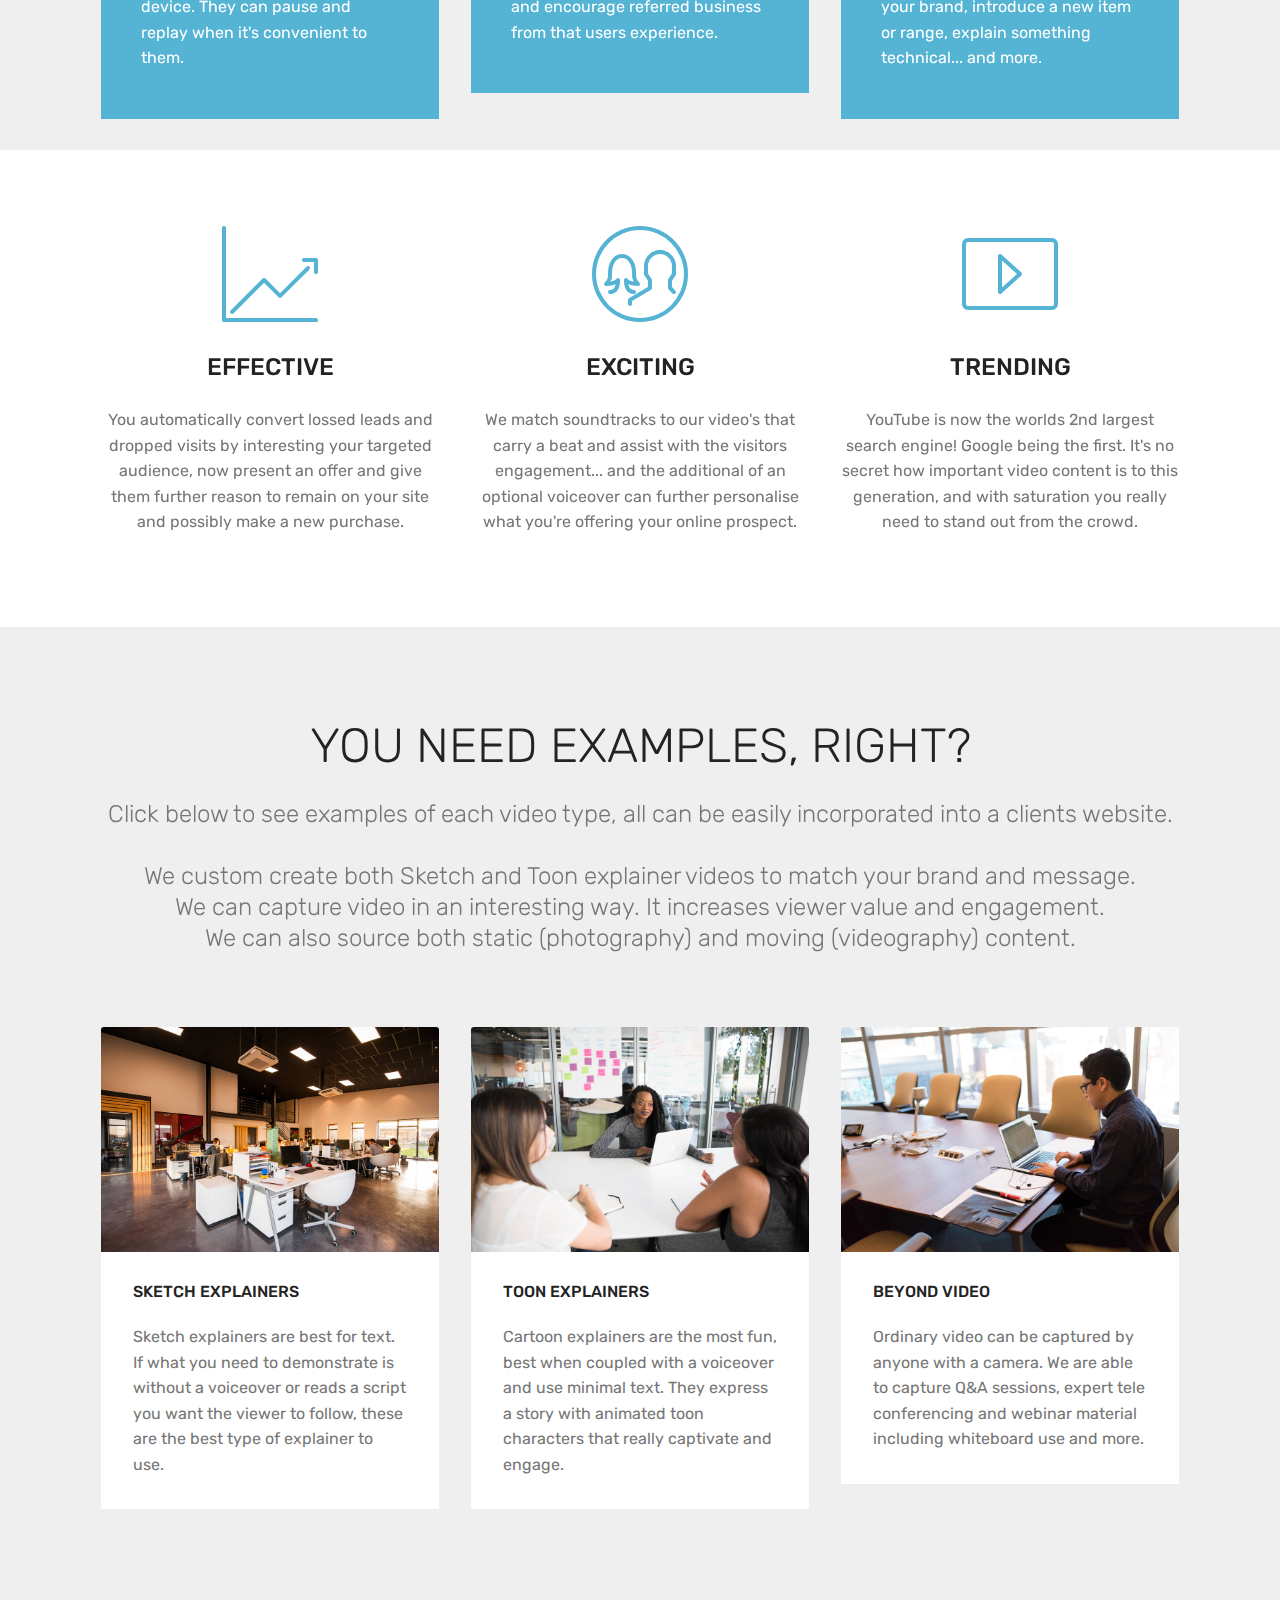
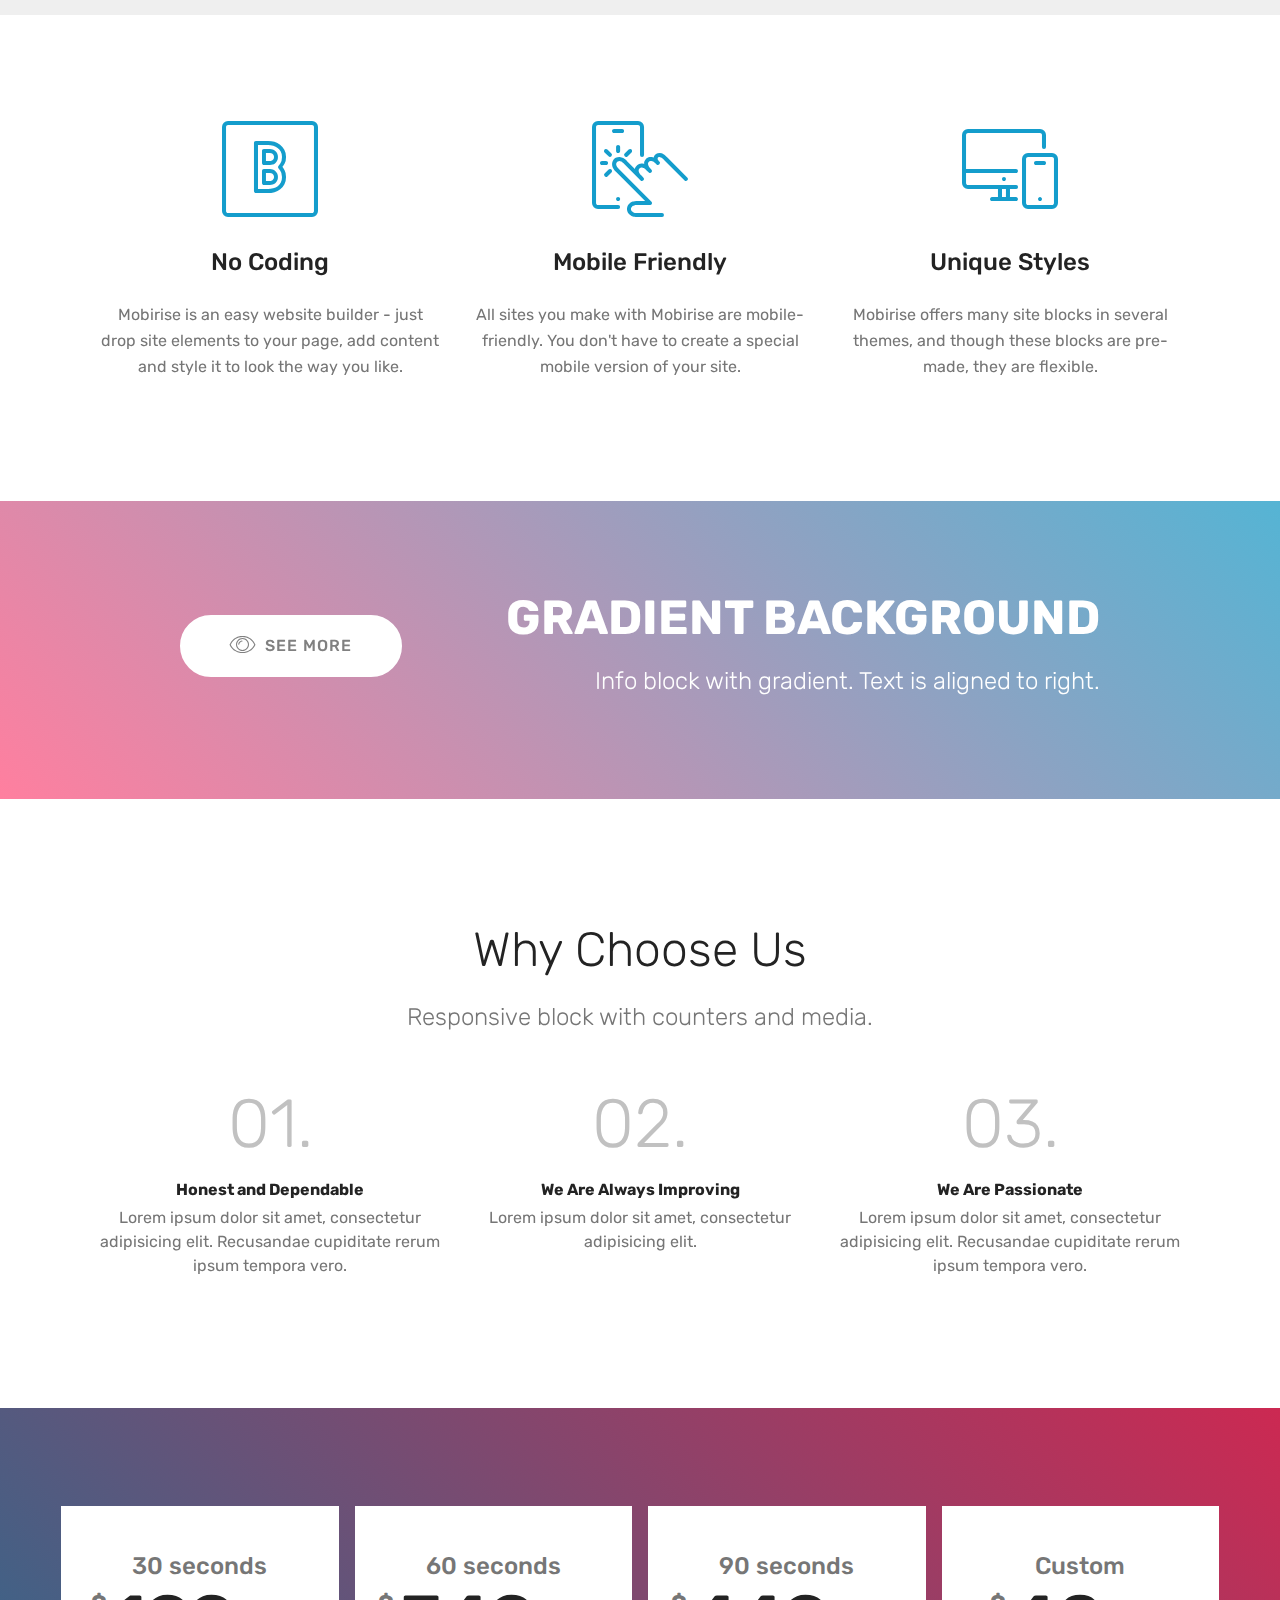
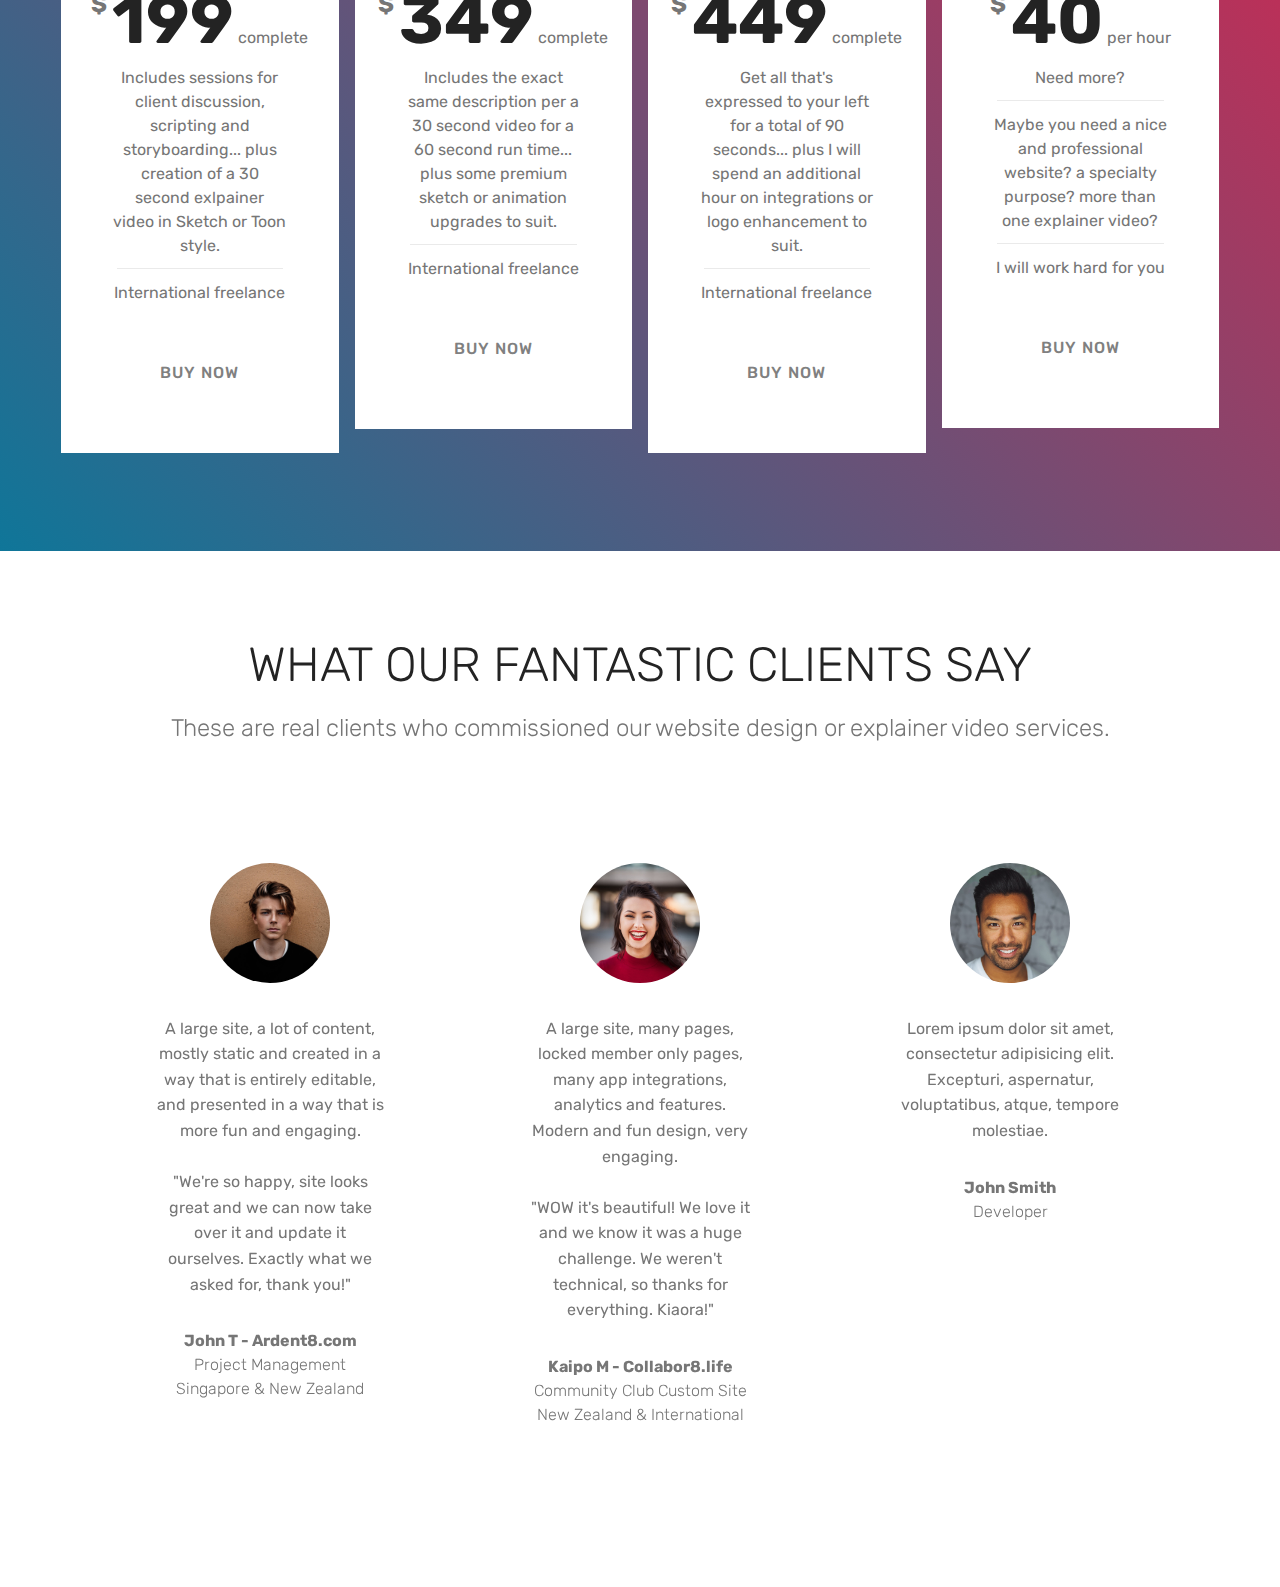
<file: page4.html>
<!DOCTYPE html>
<html  >
<head>
  <!-- Site made with Mobirise Website Builder v4.10.1, https://mobirise.com -->
  <meta charset="UTF-8">
  <meta http-equiv="X-UA-Compatible" content="IE=edge">
  <meta name="generator" content="Mobirise v4.10.1, mobirise.com">
  <meta name="viewport" content="width=device-width, initial-scale=1, minimum-scale=1">
  <link rel="shortcut icon" href="assets/images/logo2.png" type="image/x-icon">
  <meta name="description" content="Site Generator Description">
  
  <title>Explainer Videos</title>
  <link rel="stylesheet" href="assets/web/assets/mobirise-icons/mobirise-icons.css">
  <link rel="stylesheet" href="assets/tether/tether.min.css">
  <link rel="stylesheet" href="assets/bootstrap/css/bootstrap.min.css">
  <link rel="stylesheet" href="assets/bootstrap/css/bootstrap-grid.min.css">
  <link rel="stylesheet" href="assets/bootstrap/css/bootstrap-reboot.min.css">
  <link rel="stylesheet" href="assets/dropdown/css/style.css">
  <link rel="stylesheet" href="assets/theme/css/style.css">
  <link rel="stylesheet" href="assets/mobirise/css/mbr-additional.css" type="text/css">
  
  
  
</head>
<body>
  <section class="menu cid-qTkzRZLJNu" once="menu" id="menu1-d">

    

    <nav class="navbar navbar-expand beta-menu navbar-dropdown align-items-center navbar-fixed-top navbar-toggleable-sm">
        <button class="navbar-toggler navbar-toggler-right" type="button" data-toggle="collapse" data-target="#navbarSupportedContent" aria-controls="navbarSupportedContent" aria-expanded="false" aria-label="Toggle navigation">
            <div class="hamburger">
                <span></span>
                <span></span>
                <span></span>
                <span></span>
            </div>
        </button>
        <div class="menu-logo">
            <div class="navbar-brand">
                <span class="navbar-logo">
                    <a href="https://mobirise.com">
                         <img src="assets/images/logo2.png" alt="Mobirise" style="height: 3.8rem;">
                    </a>
                </span>
                <span class="navbar-caption-wrap">
                    <a class="navbar-caption text-white display-4" href="https://mobirise.com">
                        MOBIRISE
                    </a>
                </span>
            </div>
        </div>
        <div class="collapse navbar-collapse" id="navbarSupportedContent">
            <ul class="navbar-nav nav-dropdown" data-app-modern-menu="true"><li class="nav-item">
                    <a class="nav-link link text-white display-4" href="https://mobirise.com">
                        <span class="mbri-home mbr-iconfont mbr-iconfont-btn"></span>
                        Services
                    </a>
                </li>
                <li class="nav-item">
                    <a class="nav-link link text-white display-4" href="https://mobirise.com">
                        <span class="mbri-search mbr-iconfont mbr-iconfont-btn"></span>
                        About Us
                    </a>
                </li></ul>
            <div class="navbar-buttons mbr-section-btn">
                <a class="btn btn-sm btn-primary display-4" href="https://mobirise.com">
                    <span class="mbri-save mbr-iconfont mbr-iconfont-btn "></span>
                    Try It Now!
                </a>
            </div>
        </div>
    </nav>
</section>

<section class="engine"><a href="https://mobirise.info/u">bootstrap html templates</a></section><section class="header1 cid-rrGhyZkXZe" id="header16-1d">

    

    

    <div class="container">
        <div class="row justify-content-md-center">
            <div class="col-md-10 align-center">
                <h1 class="mbr-section-title mbr-bold pb-3 mbr-fonts-style display-1">CARTOON EXPLAINERS</h1>
                <h3 class="mbr-section-subtitle mbr-light pb-3 mbr-fonts-style display-2">
                    They're all the talk these days. Know why?</h3>
                <p class="mbr-text pb-3 mbr-fonts-style display-5">Whether you're a multi-national corporate, an SME, an association, an online marketer, an online store... Toon explainers gain &amp; retain the viewers attention!</p>
                
            </div>
        </div>
    </div>

</section>

<section class="header13 cid-rrG9UH8sVX mbr-parallax-background" id="header13-e">

    

    <div class="mbr-overlay" style="opacity: 0.5; background-color: rgb(239, 239, 239);">
    </div>

    <div class="container">
        <div class="mbr-media show-modal align-center pb-4 mb-4 pt-5" data-modal=".modalWindow">
            <span class="mbr-icofont mbri-play" style="color: rgb(255, 255, 255); fill: rgb(255, 255, 255);"></span>
        </div>

        <h1 class="mbr-section-title align-center pb-3 mbr-bold mbr-fonts-style display-1">
            INTRO WITH POPUP VIDEO
        </h1>

        <h3 class="mbr-section-subtitle mbr-fonts-style display-5">
            Full-screen intro with background image, color, overlay, icons, popup video and subscribe form
        </h3>

        <div class="container mt-5 pt-5 pb-5">
           <div class="media-container-column" data-form-type="formoid">
                <!---Formbuilder Form--->
                <form action="https://mobirise.com/" method="POST" class="mbr-form form-with-styler" data-form-title="Mobirise Form"><input type="hidden" name="email" data-form-email="true" value="Y+y+7XrJmR2/zp/74E6RWnROSKK/WDkl269I4qqqW8kt1sF3iczFQAocCZDk8iKFq6uL0SOzJRkbB2K7wAGSghsYDCN/Z6/MroRcKM+iBxF38o/JpxQHmbgjDiQZL00F">
                    <div class="row justify-content-center form-inline">
                        <div hidden="hidden" data-form-alert="" class="alert alert-success col-12">Thanks for filling out the form!</div>
                        <div hidden="hidden" data-form-alert-danger="" class="alert alert-danger col-12">
                        </div>
                    </div>
                    <div class="dragArea row justify-content-center form-inline">
                        <div class="col-auto form-group " data-for="name">
                            <input type="text" name="name" placeholder="Name" data-form-field="Name" required="required" class="form-control input-sm input-inverse display-7" id="name-header13-e">
                        </div>
                        <div class="col-auto form-group " data-for="email">
                            <input type="email" name="email" placeholder="Email" data-form-field="Email" required="required" class="form-control input-sm input-inverse display-7" id="email-header13-e">
                        </div>
                        <div data-for="phone" class="col-auto form-group ">
                            <input type="tel" name="phone" placeholder="Phone" data-form-field="Phone" class="form-control input-sm input-inverse display-7" id="phone-header13-e">
                        </div>
                        <div class="col-auto buttons-wrap">
                            <button type="submit" class="btn btn-primary display-4">SUBSCRIBE</button>
                        </div>
                    </div>
                </form><!---Formbuilder Form--->
            </div>
        </div>
    </div>

    <div>
        <div class="modalWindow" style="display: none;">
            <div class="modalWindow-container">
                <div class="modalWindow-video-container">
                    <div class="modalWindow-video">
                        <iframe width="100%" height="100%" frameborder="0" allowfullscreen="1" data-src="http://www.youtube.com/watch?v=uNCr7NdOJgw"></iframe>
                    </div>
                    <a class="close" role="button" data-dismiss="modal">
                        <span aria-hidden="true" class="mbri-close mbr-iconfont closeModal"></span>
                        <span class="sr-only">Close</span>
                    </a>
                </div>
            </div>
        </div>
    </div>

    <div class="mbr-arrow hidden-sm-down" aria-hidden="true">
        <a href="#next">
            <i class="mbri-down mbr-iconfont"></i>
        </a>
    </div>
</section>

<section class="features6 cid-rrGe8Pzdow" id="features6-v">
    
    

    
    <div class="container">
        <div class="media-container-row">

            <div class="card p-3 col-12 col-md-6 col-lg-4">
                <div class="card-img pb-3">
                    <span class="mbr-iconfont mbri-responsive" style="color: rgb(249, 242, 149); fill: rgb(249, 242, 149);"></span>
                </div>
                <div class="card-box">
                    <h4 class="card-title py-3 mbr-fonts-style display-5">RESPONSIVE</h4>
                    <p class="mbr-text mbr-fonts-style display-7">
                       Your explainer video's can be uploaded to a YouTube channel or displayed directly on your website depending on which site builder you've used.<br><br>In addition, they will auto-scale to view depending on the users device. They can pause and replay when it's convenient to them.</p>
                </div>
            </div>

            <div class="card p-3 col-12 col-md-6 col-lg-4">
                <div class="card-img pb-3">
                    <span class="mbr-iconfont mbri-rocket" style="color: rgb(249, 242, 149); fill: rgb(249, 242, 149);"></span>
                </div>
                <div class="card-box">
                    <h4 class="card-title py-3 mbr-fonts-style display-5">
                        ENGAGING</h4>
                    <p class="mbr-text mbr-fonts-style display-7">
                       By keeping a consumer engaged on your site for longer, and taking the effort to introduce them to your brand and your online offers, sales are likely to increase.<br><br>In addition, a positive experience will often support repeat business and encourage referred business from that users experience.</p>
                </div>
            </div>

            <div class="card p-3 col-12 col-md-6 col-lg-4">
                <div class="card-img pb-3">
                    <span class="mbr-iconfont mbri-setting" style="color: rgb(249, 242, 149); fill: rgb(249, 242, 149);"></span>
                </div>
                <div class="card-box">
                    <h4 class="card-title py-3 mbr-fonts-style display-5">CUSTOM</h4>
                    <p class="mbr-text mbr-fonts-style display-7">
                       We custom create explainer videos for our clients businesses. They can say, suggest, promote, sound and display literally anything you wish to demonstrate.<br><br>Explainers are used to introduce your brand, introduce a new item or range, explain something technical... and more.</p>
                </div>
            </div>

            

        </div>

    </div>

</section>

<section class="features1 cid-rrGet89CyO" id="features1-y">
    
    

    
    <div class="container">
        <div class="media-container-row">

            <div class="card p-3 col-12 col-md-6 col-lg-4">
                <div class="card-img pb-3">
                    <span class="mbr-iconfont mbri-growing-chart" style="color: rgb(85, 180, 212); fill: rgb(85, 180, 212);"></span>
                </div>
                <div class="card-box">
                    <h4 class="card-title py-3 mbr-fonts-style display-5">
                        EFFECTIVE</h4>
                    <p class="mbr-text mbr-fonts-style display-7">You automatically convert lossed leads and dropped visits by interesting your targeted audience, now present an offer and give them further reason to remain on your site and possibly make a new purchase.</p>
                </div>
            </div>

            <div class="card p-3 col-12 col-md-6 col-lg-4">
                <div class="card-img pb-3">
                    <span class="mbr-iconfont mbri-users" style="color: rgb(85, 180, 212); fill: rgb(85, 180, 212);"></span>
                </div>
                <div class="card-box">
                    <h4 class="card-title py-3 mbr-fonts-style display-5">
                        EXCITING</h4>
                    <p class="mbr-text mbr-fonts-style display-7">
                        We match soundtracks to our video's that carry a beat and assist with the visitors engagement... and the additional of an optional voiceover can further personalise what you're offering your online prospect.</p>
                </div>
            </div>

            <div class="card p-3 col-12 col-md-6 col-lg-4">
                <div class="card-img pb-3">
                    <span class="mbr-iconfont mbri-video" style="color: rgb(85, 180, 212); fill: rgb(85, 180, 212);"></span>
                </div>
                <div class="card-box">
                    <h4 class="card-title py-3 mbr-fonts-style display-5">
                        TRENDING</h4>
                    <p class="mbr-text mbr-fonts-style display-7">
                        YouTube is now the worlds 2nd largest search engine! Google being the first. It's no secret how important video content is to this generation, and with saturation you really need to stand out from the crowd.</p>
                </div>
            </div>

            

        </div>

    </div>

</section>

<section class="features18 popup-btn-cards cid-rrGdXvuqGZ" id="features18-u">

    

    
    <div class="container">
        <h2 class="mbr-section-title pb-3 align-center mbr-fonts-style display-2">YOU NEED EXAMPLES, RIGHT?</h2>
        <h3 class="mbr-section-subtitle display-5 align-center mbr-fonts-style mbr-light">
            Click below to see examples of each video type, all can be easily incorporated into a clients website.<br><br>We custom create both Sketch and Toon explainer videos to match your brand and message.<br>We can capture video in an interesting way. It increases viewer value and engagement.<br>We can also source both static (photography) and moving (videography) content.</h3>
        <div class="media-container-row pt-5 ">
            <div class="card p-3 col-12 col-md-6 col-lg-4">
                <div class="card-wrapper ">
                    <div class="card-img">
                        <div class="mbr-overlay"></div>
                        <div class="mbr-section-btn text-center">
                            <a href="https://mobirise.co" class="btn btn-primary display-4">Learn More</a>
                        </div>
                        <img src="assets/images/background1.jpg" alt="Mobirise">
                    </div>
                    <div class="card-box">
                        <h4 class="card-title mbr-fonts-style display-7">
                            SKETCH EXPLAINERS</h4>
                        <p class="mbr-text mbr-fonts-style align-left display-7">Sketch explainers are best for text. If what you need to demonstrate is without a voiceover or reads a script you want the viewer to follow, these are the best type of explainer to use.</p>
                    </div>
                </div>
            </div>
            <div class="card p-3 col-12 col-md-6 col-lg-4">
                <div class="card-wrapper">
                    <div class="card-img">
                        <div class="mbr-overlay"></div>
                        <div class="mbr-section-btn text-center">
                            <a href="https://mobirise.co" class="btn btn-primary display-4">Learn More</a>
                        </div>
                        <img src="assets/images/background2.jpg" alt="Mobirise">
                    </div>
                    <div class="card-box">
                        <h4 class="card-title mbr-fonts-style display-7">TOON EXPLAINERS</h4>
                        <p class="mbr-text mbr-fonts-style display-7">
                           Cartoon explainers are the most fun, best when coupled with a voiceover and use minimal text. They express a story with animated toon characters that really captivate and engage.</p>
                    </div>
                </div>
            </div>

            <div class="card p-3 col-12 col-md-6 col-lg-4">
                <div class="card-wrapper">
                    <div class="card-img">
                        <div class="mbr-overlay"></div>
                        <div class="mbr-section-btn text-center">
                            <a href="https://mobirise.co" class="btn btn-primary display-4">Learn More</a>
                        </div>
                        <img src="assets/images/background3.jpg" alt="Mobirise">
                    </div>
                    <div class="card-box">
                        <h4 class="card-title mbr-fonts-style display-7">
                            BEYOND VIDEO</h4>
                        <p class="mbr-text mbr-fonts-style display-7">
                            Ordinary video can be captured by anyone with a camera. We are able to capture Q&amp;A sessions, expert tele conferencing and webinar material including whiteboard use and more.</p>
                    </div>
                </div>
            </div>

            
        </div>
    </div>
</section>

<section class="features1 cid-rrGePG6xQP" id="features1-z">
    
    

    
    <div class="container">
        <div class="media-container-row">

            <div class="card p-3 col-12 col-md-6 col-lg-4">
                <div class="card-img pb-3">
                    <span class="mbri-bootstrap mbr-iconfont"></span>
                </div>
                <div class="card-box">
                    <h4 class="card-title py-3 mbr-fonts-style display-5">
                        No Coding
                    </h4>
                    <p class="mbr-text mbr-fonts-style display-7">
                        Mobirise is an easy website builder - just drop site elements to your page, add content and style it to look the way you like.
                    </p>
                </div>
            </div>

            <div class="card p-3 col-12 col-md-6 col-lg-4">
                <div class="card-img pb-3">
                    <span class="mbri-touch mbr-iconfont"></span>
                </div>
                <div class="card-box">
                    <h4 class="card-title py-3 mbr-fonts-style display-5">
                        Mobile Friendly
                    </h4>
                    <p class="mbr-text mbr-fonts-style display-7">
                        All sites you make with Mobirise are mobile-friendly. You don't have to create a special mobile version of your site.
                    </p>
                </div>
            </div>

            <div class="card p-3 col-12 col-md-6 col-lg-4">
                <div class="card-img pb-3">
                    <span class="mbri-responsive mbr-iconfont"></span>
                </div>
                <div class="card-box">
                    <h4 class="card-title py-3 mbr-fonts-style display-5">
                        Unique Styles
                    </h4>
                    <p class="mbr-text mbr-fonts-style display-7">
                        Mobirise offers many site blocks in several themes, and though these blocks are pre-made, they are flexible.
                    </p>
                </div>
            </div>

            

        </div>

    </div>

</section>

<section class="mbr-section info2 cid-rrGFppWjn6" id="info2-1f">

    

    

    <div class="container">
        <div class="row main justify-content-center">
            <div class="media-container-column col-12 col-lg-3 col-md-4">
                <div class="mbr-section-btn align-left py-4">
                    <a class="btn btn-primary display-4" href="https://mobirise.co">
                    <span class="mbri-preview mbr-iconfont"></span>
                    SEE MORE
                    </a>
                </div>
            </div>
            <div class="media-container-column title col-12 col-lg-7 col-md-6">
                <h2 class="align-right mbr-bold mbr-white pb-3 mbr-fonts-style display-2">
                    GRADIENT BACKGROUND
                </h2>
                <h3 class="mbr-section-subtitle align-right mbr-light mbr-white mbr-fonts-style display-5">
                    Info block with gradient. Text is aligned to right.
                </h3>
            </div>
        </div>
    </div>
</section>

<section class="counters6 counters cid-rrGa5EjIGg" id="counters6-f">

    

    

    <div class="container pt-4 mt-2">
        <h2 class="mbr-section-title pb-3 align-center mbr-fonts-style display-2">Why Choose Us</h2>
        <h3 class="mbr-section-subtitle pb-5 align-center mbr-fonts-style display-5">
            Responsive block with counters and media. 
        </h3>
        <div>
                <div class="cards-container">
                    <div class="card col-12 col-md-6 col-lg-4 pb-md-4">
                        <div class="panel-item align-center">
                            <div class="card-img pb-3">
                                <h3 class="img-text mbr-fonts-style display-1">01.</h3>
                            </div>
                            <div class="card-text">
                                <h4 class="mbr-content-title mbr-bold mbr-fonts-style display-7">Honest and Dependable</h4>
                                <p class="mbr-content-text mbr-fonts-style display-7">
                                    Lorem ipsum dolor sit amet, consectetur adipisicing elit. Recusandae cupiditate rerum ipsum tempora vero.</p>
                            </div>
                        </div>
                    </div>
                    <div class="card col-12 col-md-6 col-lg-4 pb-md-4">
                        <div class="panel-item align-center">
                            <div class="card-img pb-3">
                                <h3 class="img-text mbr-fonts-style display-1">02.</h3>
                            </div>
                            <div class="card-text">
                                <h4 class="mbr-content-title mbr-bold mbr-fonts-style display-7">We Are Always Improving</h4>
                                <p class="mbr-content-text mbr-fonts-style display-7">
                                    Lorem ipsum dolor sit amet, consectetur adipisicing elit.
                                </p>
                            </div>
                        </div>
                    </div>
                    <div class="card col-12 col-md-6 col-lg-4 last-child">
                        <div class="panel-item align-center">
                            <div class="card-img pb-3">
                                <h3 class="img-text mbr-fonts-style display-1">03.</h3>
                            </div>
                            <div class="card-text">
                                <h4 class="mbr-content-title mbr-bold mbr-fonts-style display-7">We Are Passionate</h4>
                                <p class="mbr-content-text mbr-fonts-style display-7">
                                        Lorem ipsum dolor sit amet, consectetur adipisicing elit. Recusandae cupiditate rerum ipsum tempora vero.</p>
                            </div>
                        </div>
                    </div>
                    
                </div>
            </div>
    </div>
</section>

<section class="pricing-table1 cid-rrGdHvVUh7" id="pricing-tables1-t">

    

    
    <div class="container">
        <div class="media-container-row">

            <div class="plan col-12 mx-2 my-2 justify-content-center col-lg-3">
                <div class="plan-header text-center pt-5">
                    <h3 class="plan-title mbr-fonts-style display-5">
                        30 seconds</h3>
                    <div class="plan-price">
                        <span class="price-value mbr-fonts-style display-5">
                            $
                        </span>
                        <span class="price-figure mbr-fonts-style display-1">
                              199</span>
                        <small class="price-term mbr-fonts-style display-7">complete</small>
                    </div>
                </div>
                <div class="plan-body pb-5">
                    <div class="plan-list align-center">
                        <ul class="list-group list-group-flush mbr-fonts-style display-7">
                            <li class="list-group-item">
                                Includes sessions for client discussion, scripting and storyboarding... plus creation of a 30 second exlpainer video in Sketch or Toon style.</li>
                            <li class="list-group-item">
                                International freelance</li>
                        </ul>
                    </div>
                    <div class="mbr-section-btn text-center pt-4">
                        <a href="https://mobirise.co" class="btn btn-primary display-4">BUY NOW</a>
                    </div>
                </div>
            </div>

            <div class="plan col-12 mx-2 my-2 justify-content-center col-lg-3">
                <div class="plan-header text-center pt-5">
                    <h3 class="plan-title mbr-fonts-style display-5">
                        60 seconds</h3>
                    <div class="plan-price">
                        <span class="price-value mbr-fonts-style display-5">
                            $
                        </span>
                        <span class="price-figure mbr-fonts-style display-1">
                            349</span>
                        <small class="price-term mbr-fonts-style display-7">complete</small>
                    </div>
                </div>
                <div class="plan-body pb-5">
                    <div class="plan-list align-center">
                        <ul class="list-group list-group-flush mbr-fonts-style display-7">
                            <li class="list-group-item">
                                Includes the exact same description per a 30 second video for a 60 second run time... plus some premium sketch or animation upgrades to suit.</li>
                            <li class="list-group-item">
                                International freelance</li>
                        </ul>
                    </div>
                    <div class="mbr-section-btn text-center pt-4">
                        <a href="https://mobirise.co" class="btn btn-primary display-4">BUY NOW</a>
                    </div>
                </div>
            </div>

            <div class="plan col-12 mx-2 my-2 justify-content-center col-lg-3">
                <div class="plan-header text-center pt-5">
                    <h3 class="plan-title mbr-fonts-style display-5">90 seconds</h3>
                    <div class="plan-price">
                        <span class="price-value mbr-fonts-style display-5">
                            $
                        </span>
                        <span class="price-figure mbr-fonts-style display-1">
                            449</span>
                        <small class="price-term mbr-fonts-style display-7">
                            complete</small>
                    </div>
                </div>
                <div class="plan-body pb-5">
                    <div class="plan-list align-center">
                        <ul class="list-group list-group-flush mbr-fonts-style display-7">
                            <li class="list-group-item">Get all that's expressed to your left for a total of 90 seconds... plus I will spend an additional hour on integrations or logo enhancement to suit.</li><li class="list-group-item">International freelance</li>
                        </ul>
                    </div>
                    <div class="mbr-section-btn text-center pt-4">
                        <a href="https://mobirise.co" class="btn btn-primary display-4">BUY NOW</a>
                    </div>
                </div>
            </div>

            <div class="plan col-12 mx-2 my-2 justify-content-center col-lg-3">
                <div class="plan-header text-center pt-5">
                    <h3 class="plan-title mbr-fonts-style display-5">Custom</h3>
                    <div class="plan-price">
                        <span class="price-value mbr-fonts-style display-5">
                            $
                        </span>
                        <span class="price-figure mbr-fonts-style display-1">40</span>
                        <small class="price-term mbr-fonts-style display-7">
                            per hour
                        </small>
                    </div>
                </div>
                <div class="plan-body pb-5">
                    <div class="plan-list align-center">
                        <ul class="list-group list-group-flush mbr-fonts-style display-7">
                            <li class="list-group-item">Need more?</li><li class="list-group-item">Maybe you need a nice and professional website? a specialty purpose? more than one explainer video?</li><li class="list-group-item">I will work hard for you</li>
                        </ul>
                    </div>
                    <div class="mbr-section-btn text-center pt-4">
                        <a href="https://mobirise.co" class="btn btn-primary display-4">BUY NOW</a>
                    </div>
                </div>
            </div>
        </div>
    </div>
</section>

<section class="testimonials1 cid-rrGdhn2jWQ" id="testimonials1-p">

    

    
    <div class="container">
        <div class="media-container-row">
            <div class="title col-12 align-center">
                <h2 class="pb-3 mbr-fonts-style display-2">
                    WHAT OUR FANTASTIC CLIENTS SAY
                </h2>
                <h3 class="mbr-section-subtitle mbr-light pb-3 mbr-fonts-style display-5">
                    These are real clients who commissioned our website design or explainer video services.</h3>
            </div>
        </div>
    </div>

    <div class="container pt-3 mt-2">
        <div class="media-container-row">
            <div class="mbr-testimonial p-3 align-center col-12 col-md-6 col-lg-4">
                <div class="panel-item p-3">
                    <div class="card-block">
                        <div class="testimonial-photo">
                            <img src="assets/images/face1.jpg">
                        </div>
                        <p class="mbr-text mbr-fonts-style display-7">
                           A large site, a lot of content, mostly static and created in a way that is entirely editable, and presented in a way that is more fun and engaging.<br><br>"We're so happy, site looks great and we can now take over it and update it ourselves. Exactly what we asked for, thank you!"</p>
                    </div>
                    <div class="card-footer">
                        <div class="mbr-author-name mbr-bold mbr-fonts-style display-7">John T - Ardent8.com</div>
                        <small class="mbr-author-desc mbr-italic mbr-light mbr-fonts-style display-7">
                               Project Management<br>Singapore &amp; New Zealand</small>
                    </div>
                </div>
            </div>

            <div class="mbr-testimonial p-3 align-center col-12 col-md-6 col-lg-4">
                <div class="panel-item p-3">
                    <div class="card-block">
                        <div class="testimonial-photo">
                            <img src="assets/images/face2.jpg">
                        </div>
                        <p class="mbr-text mbr-fonts-style display-7">
                           A large site, many pages, locked member only pages, many app integrations, analytics and features. Modern and fun design, very engaging.<br><br>"WOW it's beautiful! We love it and we know it was a huge challenge. We weren't technical, so thanks for everything. Kiaora!"</p>
                    </div>
                    <div class="card-footer">
                        <div class="mbr-author-name mbr-bold mbr-fonts-style display-7">Kaipo M - Collabor8.life</div>
                        <small class="mbr-author-desc mbr-italic mbr-light mbr-fonts-style display-7">
                               Community Club Custom Site<br>New Zealand &amp; International</small>
                    </div>
                </div>
            </div>

            <div class="mbr-testimonial p-3 align-center col-12 col-md-6 col-lg-4">
                <div class="panel-item p-3">
                    <div class="card-block">
                        <div class="testimonial-photo">
                            <img src="assets/images/face3.jpg">
                        </div>
                        <p class="mbr-text mbr-fonts-style display-7">
                           Lorem ipsum dolor sit amet, consectetur adipisicing elit. Excepturi, aspernatur, voluptatibus, atque, tempore molestiae.
                        </p>
                    </div>
                    <div class="card-footer">
                        <div class="mbr-author-name mbr-bold mbr-fonts-style display-7">
                             John Smith
                        </div>
                        <small class="mbr-author-desc mbr-italic mbr-light mbr-fonts-style display-7">
                               Developer
                        </small>
                    </div>
                </div>
            </div>

            

            

            
        </div>
    </div>   
</section>


  <script src="assets/web/assets/jquery/jquery.min.js"></script>
  <script src="assets/popper/popper.min.js"></script>
  <script src="assets/tether/tether.min.js"></script>
  <script src="assets/bootstrap/js/bootstrap.min.js"></script>
  <script src="assets/smoothscroll/smooth-scroll.js"></script>
  <script src="assets/dropdown/js/script.min.js"></script>
  <script src="assets/touchswipe/jquery.touch-swipe.min.js"></script>
  <script src="assets/playervimeo/vimeo_player.js"></script>
  <script src="assets/parallax/jarallax.min.js"></script>
  <script src="assets/mbr-popup-btns/mbr-popup-btns.js"></script>
  <script src="assets/viewportchecker/jquery.viewportchecker.js"></script>
  <script src="assets/theme/js/script.js"></script>
  <script src="assets/formoid/formoid.min.js"></script>
  
  
</body>
</html>
</file>
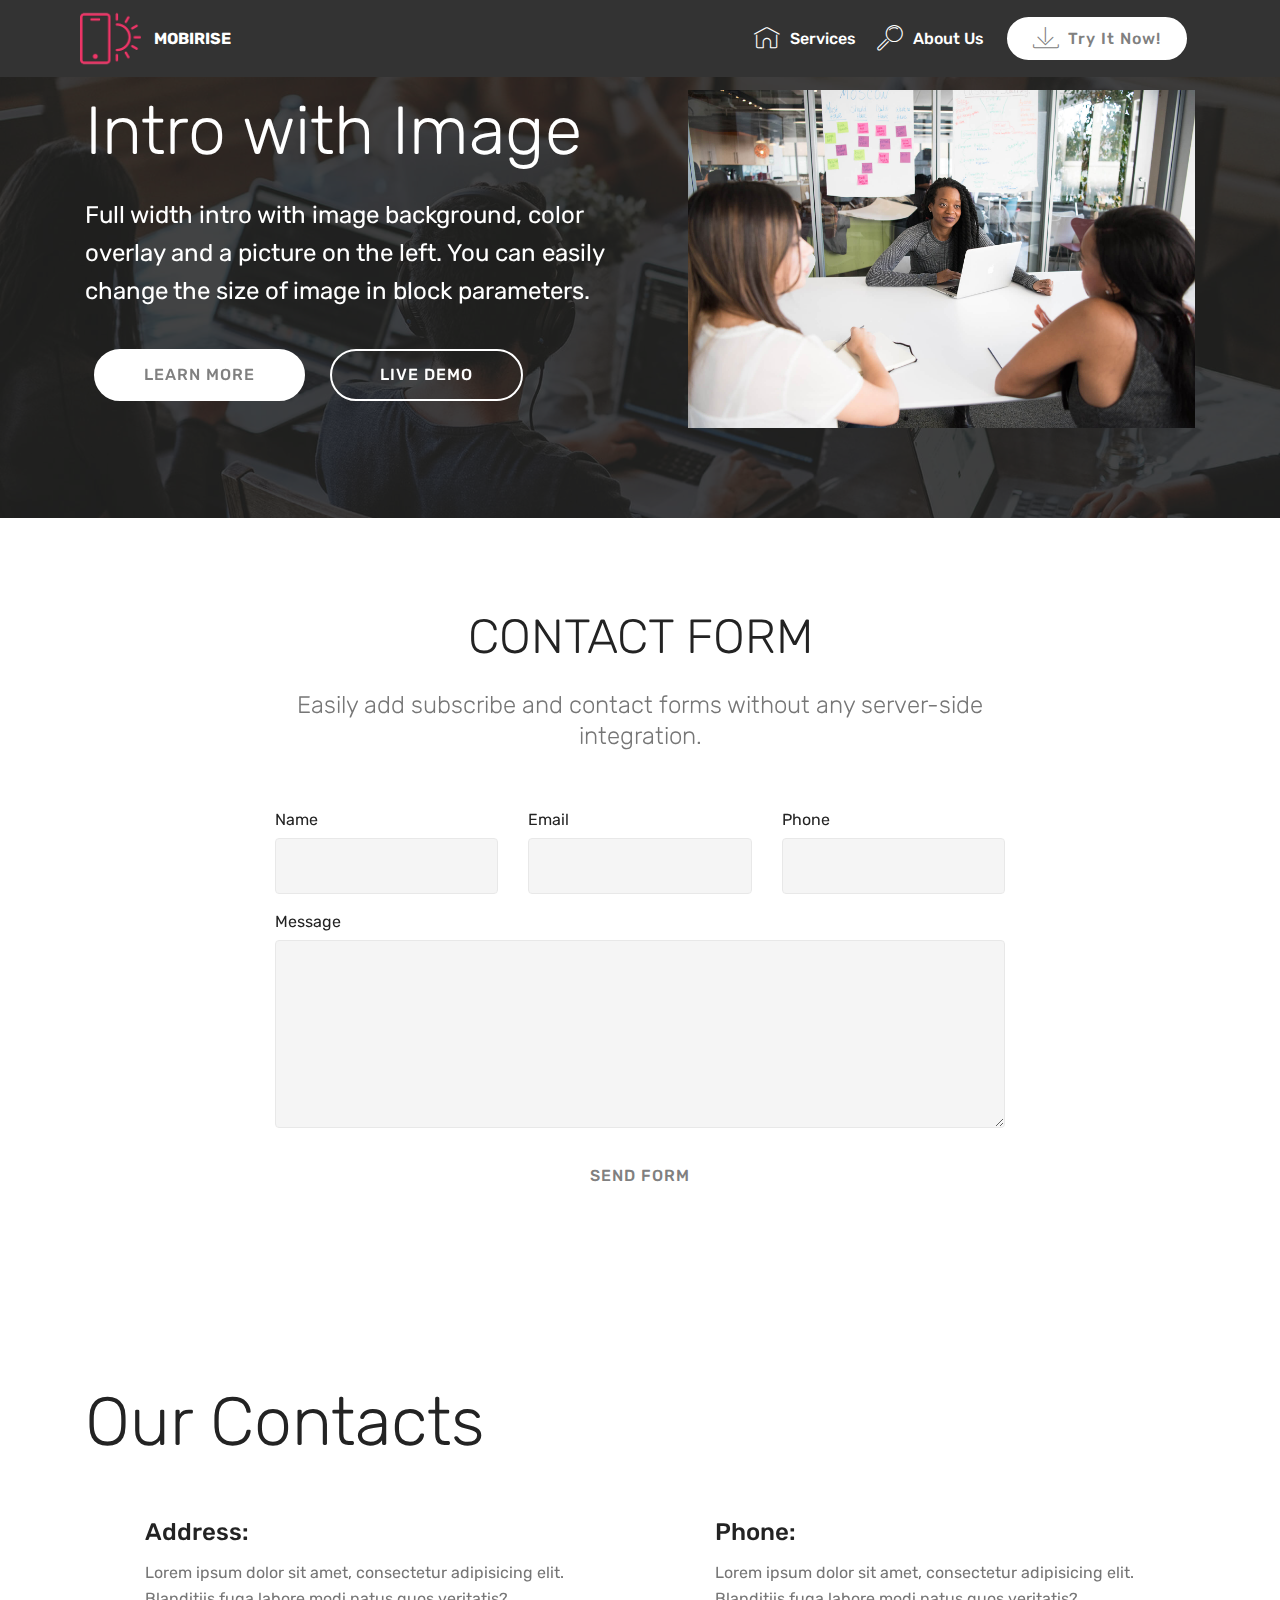
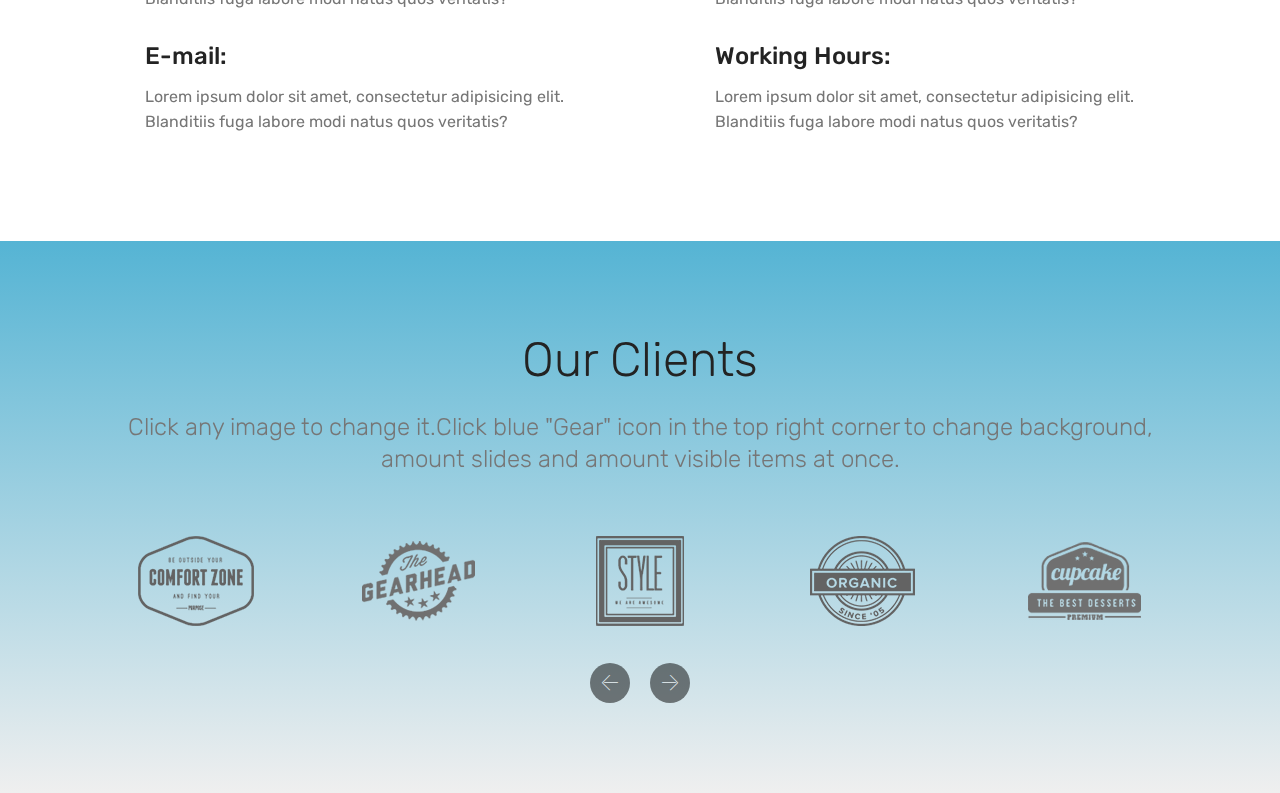
<file: page5.html>
<!DOCTYPE html>
<html  >
<head>
  <!-- Site made with Mobirise Website Builder v4.10.1, https://mobirise.com -->
  <meta charset="UTF-8">
  <meta http-equiv="X-UA-Compatible" content="IE=edge">
  <meta name="generator" content="Mobirise v4.10.1, mobirise.com">
  <meta name="viewport" content="width=device-width, initial-scale=1, minimum-scale=1">
  <link rel="shortcut icon" href="assets/images/logo2.png" type="image/x-icon">
  <meta name="description" content="Web Generator Description">
  
  <title>Contact</title>
  <link rel="stylesheet" href="assets/web/assets/mobirise-icons/mobirise-icons.css">
  <link rel="stylesheet" href="assets/tether/tether.min.css">
  <link rel="stylesheet" href="assets/bootstrap/css/bootstrap.min.css">
  <link rel="stylesheet" href="assets/bootstrap/css/bootstrap-grid.min.css">
  <link rel="stylesheet" href="assets/bootstrap/css/bootstrap-reboot.min.css">
  <link rel="stylesheet" href="assets/dropdown/css/style.css">
  <link rel="stylesheet" href="assets/theme/css/style.css">
  <link rel="stylesheet" href="assets/mobirise/css/mbr-additional.css" type="text/css">
  
  
  
</head>
<body>
  <section class="menu cid-qTkzRZLJNu" once="menu" id="menu1-j">

    

    <nav class="navbar navbar-expand beta-menu navbar-dropdown align-items-center navbar-fixed-top navbar-toggleable-sm">
        <button class="navbar-toggler navbar-toggler-right" type="button" data-toggle="collapse" data-target="#navbarSupportedContent" aria-controls="navbarSupportedContent" aria-expanded="false" aria-label="Toggle navigation">
            <div class="hamburger">
                <span></span>
                <span></span>
                <span></span>
                <span></span>
            </div>
        </button>
        <div class="menu-logo">
            <div class="navbar-brand">
                <span class="navbar-logo">
                    <a href="https://mobirise.com">
                         <img src="assets/images/logo2.png" alt="Mobirise" style="height: 3.8rem;">
                    </a>
                </span>
                <span class="navbar-caption-wrap">
                    <a class="navbar-caption text-white display-4" href="https://mobirise.com">
                        MOBIRISE
                    </a>
                </span>
            </div>
        </div>
        <div class="collapse navbar-collapse" id="navbarSupportedContent">
            <ul class="navbar-nav nav-dropdown" data-app-modern-menu="true"><li class="nav-item">
                    <a class="nav-link link text-white display-4" href="https://mobirise.com">
                        <span class="mbri-home mbr-iconfont mbr-iconfont-btn"></span>
                        Services
                    </a>
                </li>
                <li class="nav-item">
                    <a class="nav-link link text-white display-4" href="https://mobirise.com">
                        <span class="mbri-search mbr-iconfont mbr-iconfont-btn"></span>
                        About Us
                    </a>
                </li></ul>
            <div class="navbar-buttons mbr-section-btn">
                <a class="btn btn-sm btn-primary display-4" href="https://mobirise.com">
                    <span class="mbri-save mbr-iconfont mbr-iconfont-btn "></span>
                    Try It Now!
                </a>
            </div>
        </div>
    </nav>
</section>

<section class="engine"><a href="https://mobirise.info/j">website templates</a></section><section class="header3 cid-rrGcRQtvZA mbr-parallax-background" id="header3-n">

    

    <div class="mbr-overlay" style="opacity: 0.8; background-color: rgb(35, 35, 35);">
    </div>

    <div class="container">
        <div class="media-container-row">
            <div class="mbr-figure" style="width: 100%;">
                <img src="assets/images/background2.jpg" alt="Mobirise">
            </div>

            <div class="media-content">
                <h1 class="mbr-section-title mbr-white pb-3 mbr-fonts-style display-1">
                    Intro with Image
                </h1>
                
                <div class="mbr-section-text mbr-white pb-3 ">
                    <p class="mbr-text mbr-fonts-style display-5">
                        Full width intro with image background, color overlay and a picture on the left. You can easily change the size of image in block parameters.
                    </p>
                </div>
                <div class="mbr-section-btn">
                    <a class="btn btn-md btn-primary display-4" href="https://mobirise.co">LEARN MORE</a>
                    <a class="btn btn-md btn-white-outline display-4" href="https://mobirise.co">LIVE DEMO</a>
                </div>
            </div>
        </div>
    </div>

</section>

<section class="mbr-section form1 cid-rrGaUFngOj" id="form1-k">

    

    
    <div class="container">
        <div class="row justify-content-center">
            <div class="title col-12 col-lg-8">
                <h2 class="mbr-section-title align-center pb-3 mbr-fonts-style display-2">
                    CONTACT FORM
                </h2>
                <h3 class="mbr-section-subtitle align-center mbr-light pb-3 mbr-fonts-style display-5">
                    Easily add subscribe and contact forms without any server-side integration.
                </h3>
            </div>
        </div>
    </div>
    <div class="container">
        <div class="row justify-content-center">
            <div class="media-container-column col-lg-8" data-form-type="formoid">
                <!---Formbuilder Form--->
                <form action="https://mobirise.com/" method="POST" class="mbr-form form-with-styler" data-form-title="Mobirise Form"><input type="hidden" name="email" data-form-email="true" value="VcU3cGmjKH5ERL15pblD29RACZZ4Yp0c5VEfN1APImia4Lax6wg7gexDivv0nt4FqZoGVohJaMmq3aT+o9vYA/e4KTvVRSISpaqR4ALvg0DRQOEHRpswd+NIpOrEE70R">
                    <div class="row">
                        <div hidden="hidden" data-form-alert="" class="alert alert-success col-12">Thanks for filling out the form!</div>
                        <div hidden="hidden" data-form-alert-danger="" class="alert alert-danger col-12">
                        </div>
                    </div>
                    <div class="dragArea row">
                        <div class="col-md-4  form-group" data-for="name">
                            <label for="name-form1-k" class="form-control-label mbr-fonts-style display-7">Name</label>
                            <input type="text" name="name" data-form-field="Name" required="required" class="form-control display-7" id="name-form1-k">
                        </div>
                        <div class="col-md-4  form-group" data-for="email">
                            <label for="email-form1-k" class="form-control-label mbr-fonts-style display-7">Email</label>
                            <input type="email" name="email" data-form-field="Email" required="required" class="form-control display-7" id="email-form1-k">
                        </div>
                        <div data-for="phone" class="col-md-4  form-group">
                            <label for="phone-form1-k" class="form-control-label mbr-fonts-style display-7">Phone</label>
                            <input type="tel" name="phone" data-form-field="Phone" class="form-control display-7" id="phone-form1-k">
                        </div>
                        <div data-for="message" class="col-md-12 form-group">
                            <label for="message-form1-k" class="form-control-label mbr-fonts-style display-7">Message</label>
                            <textarea name="message" data-form-field="Message" class="form-control display-7" id="message-form1-k"></textarea>
                        </div>
                        <div class="col-md-12 input-group-btn align-center">
                            <button type="submit" class="btn btn-primary btn-form display-4">SEND FORM</button>
                        </div>
                    </div>
                </form><!---Formbuilder Form--->
            </div>
        </div>
    </div>
</section>

<section class="mbr-section contacts3 cid-rrGaX1QI2J" id="contacts3-l">
    <!---->
    
    <!---->
    <!--Overlay-->
    
    <!--Container-->
    <div class="container">
        <div class="row">
            <!--Titles-->
            <div class="title col-12">
                <h2 class="align-left mbr-fonts-style display-1">
                    Our Contacts
                </h2>
                
            </div>
            <div class="col-12">
                <div class="row">
                    <div class="col-12 col-md-6">
                        <div class="wrapper">
                            <span class="iconfont-wrapper">
                                <span class="amp-iconfont icon fa-thumbs-o-up fa"></span>
                            </span>
                            <div class="b-info b-adress">
                                <h5 class="align-left mbr-fonts-style display-5">
                                    Address:
                                </h5>
                                <p class="mbr-text align-left mbr-fonts-style display-7">
                                    Lorem ipsum dolor sit amet, consectetur adipisicing elit. Blanditiis fuga labore
                                    modi natus quos veritatis?
                                </p>
                            </div>
                        </div>
                    </div>
                    <div class="col-12 col-md-6">
                        <div class="wrapper">
                            <span class="iconfont-wrapper">
                                <span class="amp-iconfont icon fa-phone fa"></span>
                            </span>
                            <div class="b-info b-phone">
                                <h5 class="align-left mbr-fonts-style display-5">
                                    Phone:
                                </h5>
                                <p class="mbr-text align-left mbr-fonts-style display-7">
                                    Lorem ipsum dolor sit amet, consectetur adipisicing elit. Blanditiis fuga labore
                                    modi natus quos veritatis?
                                </p>
                            </div>
                        </div>
                    </div>
                    <div class="col-12 col-md-6">
                        <div class="wrapper">
                            <span class="iconfont-wrapper">
                                <span class="amp-iconfont icon fa-comment-o fa"></span>
                            </span>
                            <div class="b-info b-mail">
                                <h5 class="align-left mbr-fonts-style display-5">
                                    E-mail:
                                </h5>
                                <p class="mbr-text align-left mbr-fonts-style display-7">
                                    Lorem ipsum dolor sit amet, consectetur adipisicing elit. Blanditiis fuga labore
                                    modi natus quos veritatis?
                                </p>
                            </div>
                        </div>
                    </div>
                    <div class="col-12 col-md-6">
                        <div class="wrapper">
                            <span class="iconfont-wrapper">
                                <span class="amp-iconfont icon fa-th-large fa"></span>
                            </span>
                            <div class="b-info b-mail">
                                <h5 class="align-left mbr-fonts-style display-5">
                                    Working Hours:
                                </h5>
                                <p class="mbr-text align-left mbr-fonts-style display-7">
                                    Lorem ipsum dolor sit amet, consectetur adipisicing elit. Blanditiis fuga labore
                                    modi natus quos veritatis?
                                </p>
                            </div>
                        </div>
                    </div>
                </div>
            </div>
        </div>
    </div>
</section>

<section class="clients cid-rrGd7wKWu5" data-interval="false" id="clients-o">
      

    
        <div class="container mb-5">
            <div class="media-container-row">
                <div class="col-12 align-center">
                    <h2 class="mbr-section-title pb-3 mbr-fonts-style display-2">
                        Our Clients
                    </h2>
                    <h3 class="mbr-section-subtitle mbr-light mbr-fonts-style display-5">
                        Click any image to change it.Click blue "Gear" icon in the top right corner to change background, amount slides and amount visible items at once.
                    </h3>
                </div>
            </div>
        </div>

    <div class="container">
        <div class="carousel slide" role="listbox" data-pause="true" data-keyboard="false" data-ride="carousel" data-interval="5000">
            <div class="carousel-inner" data-visible="5">
                
                
                
                
                
            <div class="carousel-item ">
                    <div class="media-container-row">
                        <div class="col-md-12">
                            <div class="wrap-img ">
                                <img src="assets/images/1.png" class="img-responsive clients-img">
                            </div>
                        </div>
                    </div>
                </div><div class="carousel-item ">
                    <div class="media-container-row">
                        <div class="col-md-12">
                            <div class="wrap-img ">
                                <img src="assets/images/2.png" class="img-responsive clients-img">
                            </div>
                        </div>
                    </div>
                </div><div class="carousel-item ">
                    <div class="media-container-row">
                        <div class="col-md-12">
                            <div class="wrap-img ">
                                <img src="assets/images/3.png" class="img-responsive clients-img">
                            </div>
                        </div>
                    </div>
                </div><div class="carousel-item ">
                    <div class="media-container-row">
                        <div class="col-md-12">
                            <div class="wrap-img ">
                                <img src="assets/images/4.png" class="img-responsive clients-img">
                            </div>
                        </div>
                    </div>
                </div><div class="carousel-item ">
                    <div class="media-container-row">
                        <div class="col-md-12">
                            <div class="wrap-img ">
                                <img src="assets/images/5.png" class="img-responsive clients-img">
                            </div>
                        </div>
                    </div>
                </div></div>
            <div class="carousel-controls">
                <a data-app-prevent-settings="" class="carousel-control carousel-control-prev" role="button" data-slide="prev">
                    <span aria-hidden="true" class="mbri-left mbr-iconfont"></span>
                    <span class="sr-only">Previous</span>
                </a>
                <a data-app-prevent-settings="" class="carousel-control carousel-control-next" role="button" data-slide="next">
                    <span aria-hidden="true" class="mbri-right mbr-iconfont"></span>
                    <span class="sr-only">Next</span>
                </a>
            </div>
        </div>
    </div>
</section>


  <script src="assets/web/assets/jquery/jquery.min.js"></script>
  <script src="assets/popper/popper.min.js"></script>
  <script src="assets/tether/tether.min.js"></script>
  <script src="assets/bootstrap/js/bootstrap.min.js"></script>
  <script src="assets/smoothscroll/smooth-scroll.js"></script>
  <script src="assets/dropdown/js/script.min.js"></script>
  <script src="assets/touchswipe/jquery.touch-swipe.min.js"></script>
  <script src="assets/parallax/jarallax.min.js"></script>
  <script src="assets/bootstrapcarouselswipe/bootstrap-carousel-swipe.js"></script>
  <script src="assets/mbr-clients-slider/mbr-clients-slider.js"></script>
  <script src="assets/theme/js/script.js"></script>
  <script src="assets/formoid/formoid.min.js"></script>
  
  
</body>
</html>
</file>
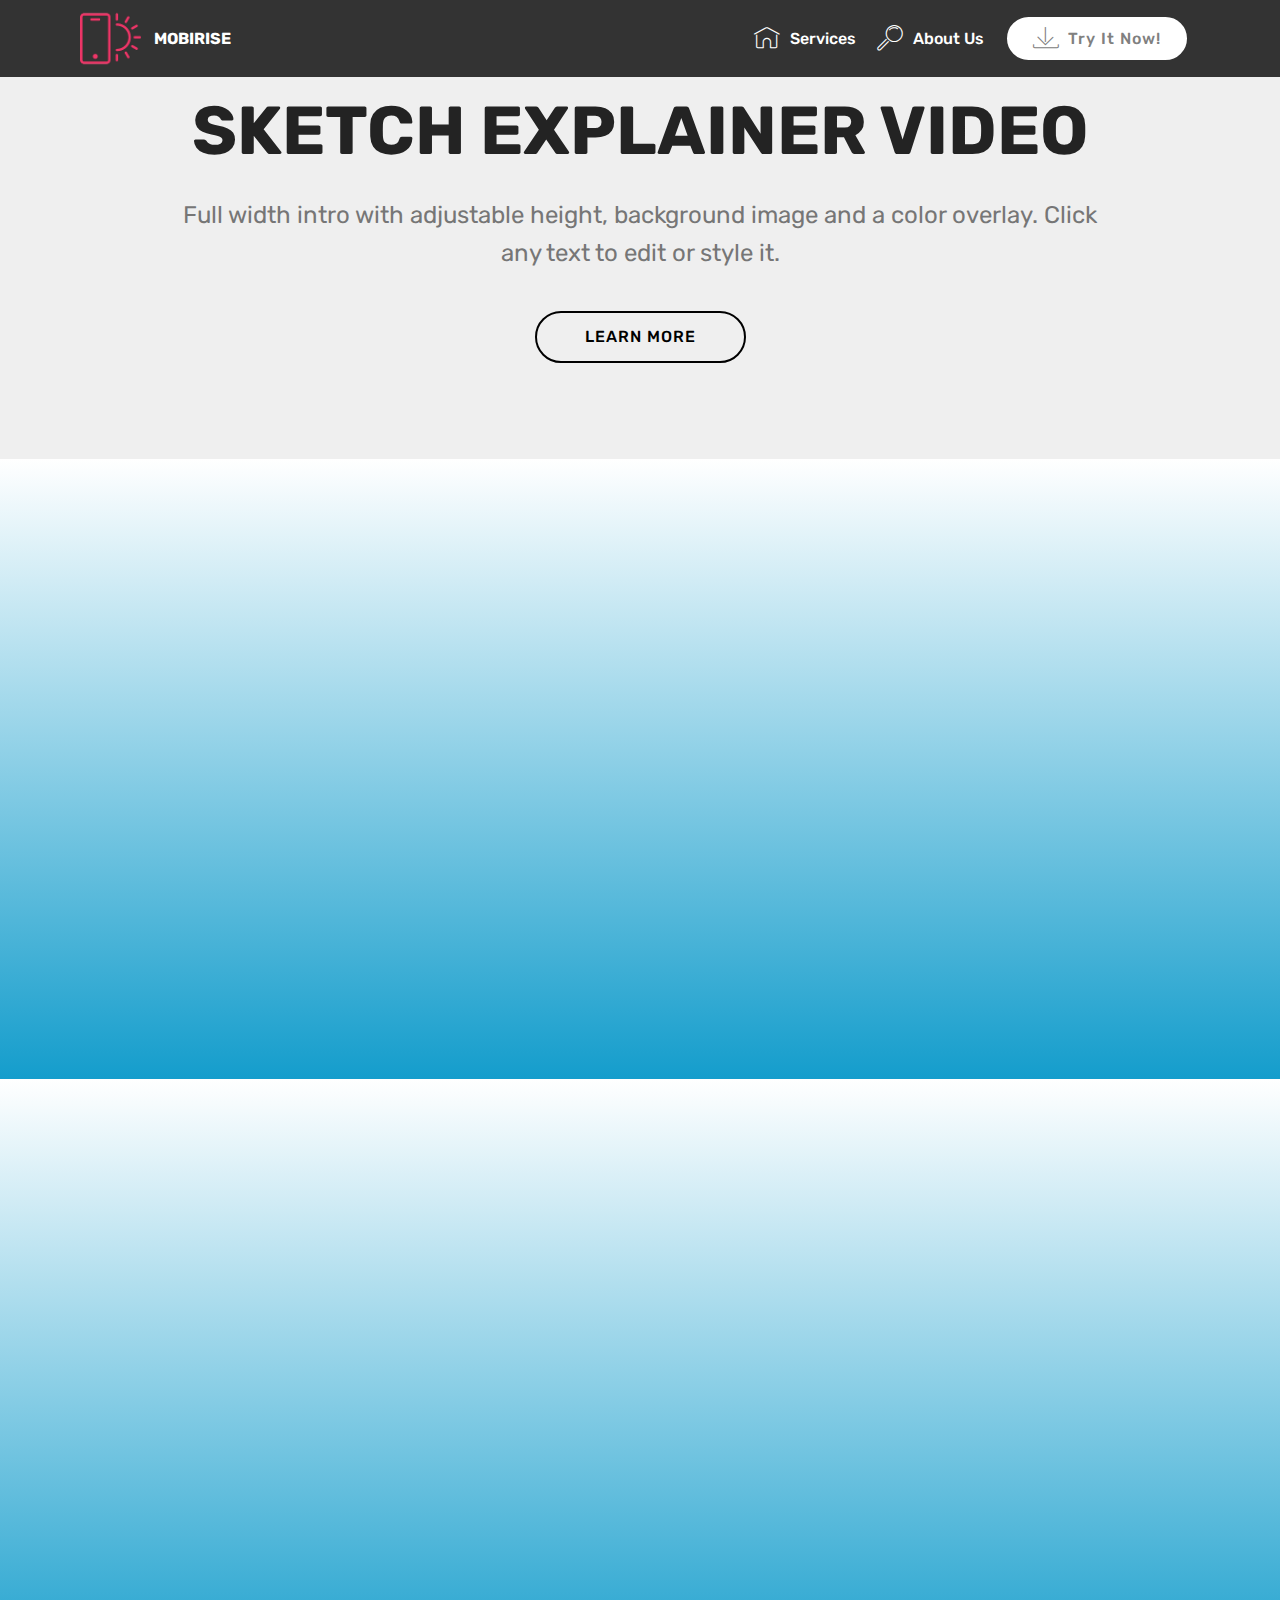
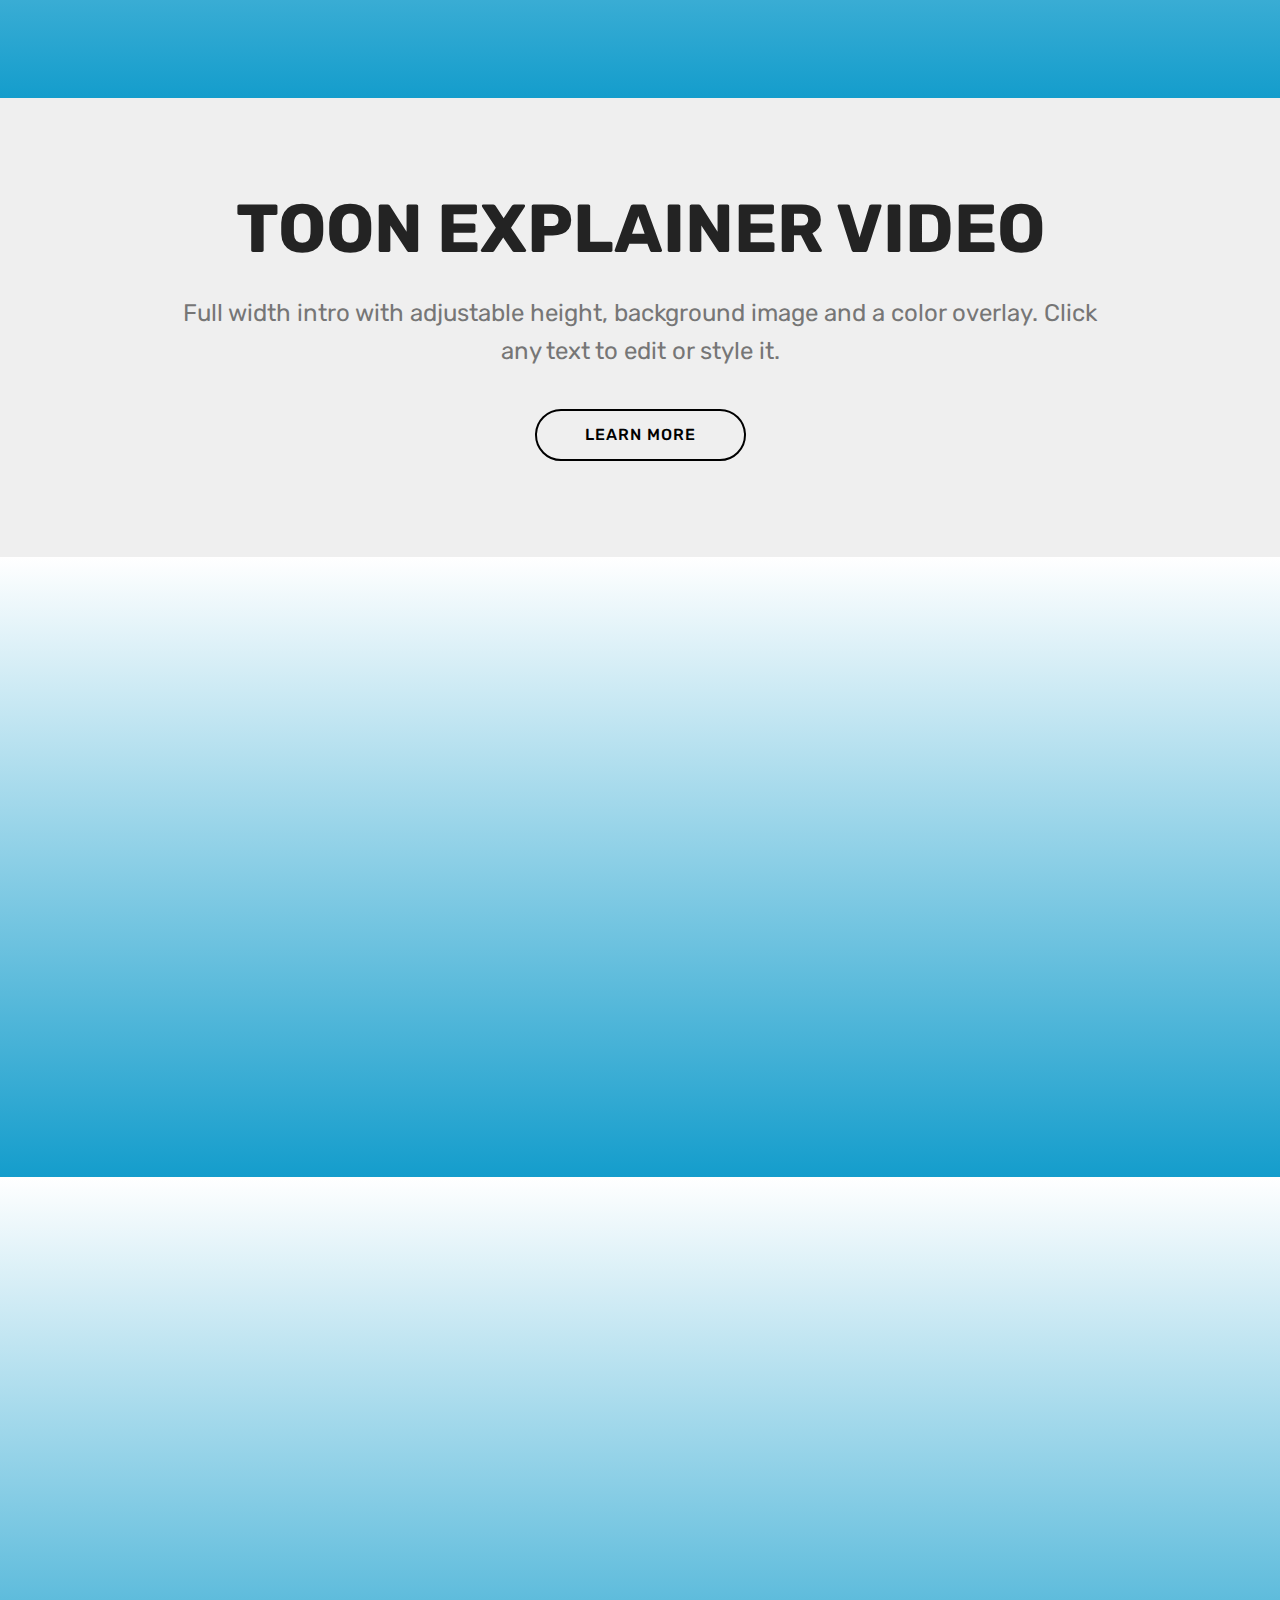
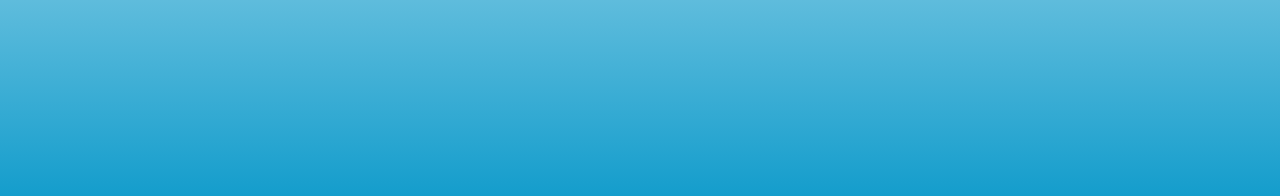
<file: page6.html>
<!DOCTYPE html>
<html  >
<head>
  <!-- Site made with Mobirise Website Builder v4.10.1, https://mobirise.com -->
  <meta charset="UTF-8">
  <meta http-equiv="X-UA-Compatible" content="IE=edge">
  <meta name="generator" content="Mobirise v4.10.1, mobirise.com">
  <meta name="viewport" content="width=device-width, initial-scale=1, minimum-scale=1">
  <link rel="shortcut icon" href="assets/images/logo2.png" type="image/x-icon">
  <meta name="description" content="Web Site Generator Description">
  
  <title>Real Work Examples</title>
  <link rel="stylesheet" href="assets/web/assets/mobirise-icons/mobirise-icons.css">
  <link rel="stylesheet" href="assets/tether/tether.min.css">
  <link rel="stylesheet" href="assets/bootstrap/css/bootstrap.min.css">
  <link rel="stylesheet" href="assets/bootstrap/css/bootstrap-grid.min.css">
  <link rel="stylesheet" href="assets/bootstrap/css/bootstrap-reboot.min.css">
  <link rel="stylesheet" href="assets/dropdown/css/style.css">
  <link rel="stylesheet" href="assets/theme/css/style.css">
  <link rel="stylesheet" href="assets/mobirise/css/mbr-additional.css" type="text/css">
  
  
  
</head>
<body>
  <section class="menu cid-qTkzRZLJNu" once="menu" id="menu1-1g">

    

    <nav class="navbar navbar-expand beta-menu navbar-dropdown align-items-center navbar-fixed-top navbar-toggleable-sm">
        <button class="navbar-toggler navbar-toggler-right" type="button" data-toggle="collapse" data-target="#navbarSupportedContent" aria-controls="navbarSupportedContent" aria-expanded="false" aria-label="Toggle navigation">
            <div class="hamburger">
                <span></span>
                <span></span>
                <span></span>
                <span></span>
            </div>
        </button>
        <div class="menu-logo">
            <div class="navbar-brand">
                <span class="navbar-logo">
                    <a href="https://mobirise.com">
                         <img src="assets/images/logo2.png" alt="Mobirise" style="height: 3.8rem;">
                    </a>
                </span>
                <span class="navbar-caption-wrap">
                    <a class="navbar-caption text-white display-4" href="https://mobirise.com">
                        MOBIRISE
                    </a>
                </span>
            </div>
        </div>
        <div class="collapse navbar-collapse" id="navbarSupportedContent">
            <ul class="navbar-nav nav-dropdown" data-app-modern-menu="true"><li class="nav-item">
                    <a class="nav-link link text-white display-4" href="https://mobirise.com">
                        <span class="mbri-home mbr-iconfont mbr-iconfont-btn"></span>
                        Services
                    </a>
                </li>
                <li class="nav-item">
                    <a class="nav-link link text-white display-4" href="https://mobirise.com">
                        <span class="mbri-search mbr-iconfont mbr-iconfont-btn"></span>
                        About Us
                    </a>
                </li></ul>
            <div class="navbar-buttons mbr-section-btn">
                <a class="btn btn-sm btn-primary display-4" href="https://mobirise.com">
                    <span class="mbri-save mbr-iconfont mbr-iconfont-btn "></span>
                    Try It Now!
                </a>
            </div>
        </div>
    </nav>
</section>

<section class="engine"><a href="https://mobirise.info/w">html5 templates</a></section><section class="header1 cid-rrGG6U1ZB9" id="header16-1j">

    

    

    <div class="container">
        <div class="row justify-content-md-center">
            <div class="col-md-10 align-center">
                <h1 class="mbr-section-title mbr-bold pb-3 mbr-fonts-style display-1">
                    SKETCH EXPLAINER VIDEO</h1>
                
                <p class="mbr-text pb-3 mbr-fonts-style display-5">
                    Full width intro with adjustable height, background image and a color overlay. Click any text to edit or style it.
                </p>
                <div class="mbr-section-btn"><a class="btn btn-md btn-black-outline display-4" href="https://mobirise.co">LEARN MORE</a>
                </div>
            </div>
        </div>
    </div>

</section>

<section class="cid-rrGG3DYGcH" id="video3-1h">

    
    
    <figure class="mbr-figure align-center container">
        <div class="video-block" style="width: 80%;">
            <div><iframe class="mbr-embedded-video" src="https://www.youtube.com/embed/uNCr7NdOJgw?rel=0&amp;amp;showinfo=0&amp;autoplay=0&amp;loop=0" width="1280" height="720" frameborder="0" allowfullscreen></iframe></div>
        </div>
    </figure>
</section>

<section class="cid-rrGG4VVFkF" id="video3-1i">

    
    
    <figure class="mbr-figure align-center container">
        <div class="video-block" style="width: 80%;">
            <div><iframe class="mbr-embedded-video" src="https://www.youtube.com/embed/uNCr7NdOJgw?rel=0&amp;amp;showinfo=0&amp;autoplay=0&amp;loop=0" width="1280" height="720" frameborder="0" allowfullscreen></iframe></div>
        </div>
    </figure>
</section>

<section class="header1 cid-rrGG883uS9" id="header16-1k">

    

    

    <div class="container">
        <div class="row justify-content-md-center">
            <div class="col-md-10 align-center">
                <h1 class="mbr-section-title mbr-bold pb-3 mbr-fonts-style display-1">
                    TOON EXPLAINER VIDEO</h1>
                
                <p class="mbr-text pb-3 mbr-fonts-style display-5">
                    Full width intro with adjustable height, background image and a color overlay. Click any text to edit or style it.
                </p>
                <div class="mbr-section-btn"><a class="btn btn-md btn-black-outline display-4" href="https://mobirise.co">LEARN MORE</a>
                </div>
            </div>
        </div>
    </div>

</section>

<section class="cid-rrGGbqIFMo" id="video3-1l">

    
    
    <figure class="mbr-figure align-center container">
        <div class="video-block" style="width: 80%;">
            <div><iframe class="mbr-embedded-video" src="https://www.youtube.com/embed/uNCr7NdOJgw?rel=0&amp;amp;showinfo=0&amp;autoplay=0&amp;loop=0" width="1280" height="720" frameborder="0" allowfullscreen></iframe></div>
        </div>
    </figure>
</section>

<section class="cid-rrGGbTh541" id="video3-1m">

    
    
    <figure class="mbr-figure align-center container">
        <div class="video-block" style="width: 80%;">
            <div><iframe class="mbr-embedded-video" src="https://www.youtube.com/embed/uNCr7NdOJgw?rel=0&amp;amp;showinfo=0&amp;autoplay=0&amp;loop=0" width="1280" height="720" frameborder="0" allowfullscreen></iframe></div>
        </div>
    </figure>
</section>


  <script src="assets/web/assets/jquery/jquery.min.js"></script>
  <script src="assets/popper/popper.min.js"></script>
  <script src="assets/tether/tether.min.js"></script>
  <script src="assets/bootstrap/js/bootstrap.min.js"></script>
  <script src="assets/smoothscroll/smooth-scroll.js"></script>
  <script src="assets/dropdown/js/script.min.js"></script>
  <script src="assets/touchswipe/jquery.touch-swipe.min.js"></script>
  <script src="assets/theme/js/script.js"></script>
  
  
</body>
</html>
</file>
<file: assets/web/assets/mobirise-icons/mobirise-icons.css>
@font-face {
  font-family: 'MobiriseIcons';
  src:  url('mobirise-icons.eot?spat4u');
  src:  url('mobirise-icons.eot?spat4u#iefix') format('embedded-opentype'),
    url('mobirise-icons.ttf?spat4u') format('truetype'),
    url('mobirise-icons.woff?spat4u') format('woff'),
    url('mobirise-icons.svg?spat4u#MobiriseIcons') format('svg');
  font-weight: normal;
  font-style: normal;
}

[class^="mbri-"], [class*=" mbri-"] {
  /* use !important to prevent issues with browser extensions that change fonts */
  font-family: MobiriseIcons !important;
  speak: none;
  font-style: normal;
  font-weight: normal;
  font-variant: normal;
  text-transform: none;
  line-height: 1;

  /* Better Font Rendering =========== */
  -webkit-font-smoothing: antialiased;
  -moz-osx-font-smoothing: grayscale;
}

.mbri-add-submenu:before {
  content: "\e900";
}
.mbri-alert:before {
  content: "\e901";
}
.mbri-align-center:before {
  content: "\e902";
}
.mbri-align-justify:before {
  content: "\e903";
}
.mbri-align-left:before {
  content: "\e904";
}
.mbri-align-right:before {
  content: "\e905";
}
.mbri-android:before {
  content: "\e906";
}
.mbri-apple:before {
  content: "\e907";
}
.mbri-arrow-down:before {
  content: "\e908";
}
.mbri-arrow-next:before {
  content: "\e909";
}
.mbri-arrow-prev:before {
  content: "\e90a";
}
.mbri-arrow-up:before {
  content: "\e90b";
}
.mbri-bold:before {
  content: "\e90c";
}
.mbri-bookmark:before {
  content: "\e90d";
}
.mbri-bootstrap:before {
  content: "\e90e";
}
.mbri-briefcase:before {
  content: "\e90f";
}
.mbri-browse:before {
  content: "\e910";
}
.mbri-bulleted-list:before {
  content: "\e911";
}
.mbri-calendar:before {
  content: "\e912";
}
.mbri-camera:before {
  content: "\e913";
}
.mbri-cart-add:before {
  content: "\e914";
}
.mbri-cart-full:before {
  content: "\e915";
}
.mbri-cash:before {
  content: "\e916";
}
.mbri-change-style:before {
  content: "\e917";
}
.mbri-chat:before {
  content: "\e918";
}
.mbri-clock:before {
  content: "\e919";
}
.mbri-close:before {
  content: "\e91a";
}
.mbri-cloud:before {
  content: "\e91b";
}
.mbri-code:before {
  content: "\e91c";
}
.mbri-contact-form:before {
  content: "\e91d";
}
.mbri-credit-card:before {
  content: "\e91e";
}
.mbri-cursor-click:before {
  content: "\e91f";
}
.mbri-cust-feedback:before {
  content: "\e920";
}
.mbri-database:before {
  content: "\e921";
}
.mbri-delivery:before {
  content: "\e922";
}
.mbri-desktop:before {
  content: "\e923";
}
.mbri-devices:before {
  content: "\e924";
}
.mbri-down:before {
  content: "\e925";
}
.mbri-download:before {
  content: "\e989";
}
.mbri-drag-n-drop:before {
  content: "\e927";
}
.mbri-drag-n-drop2:before {
  content: "\e928";
}
.mbri-edit:before {
  content: "\e929";
}
.mbri-edit2:before {
  content: "\e92a";
}
.mbri-error:before {
  content: "\e92b";
}
.mbri-extension:before {
  content: "\e92c";
}
.mbri-features:before {
  content: "\e92d";
}
.mbri-file:before {
  content: "\e92e";
}
.mbri-flag:before {
  content: "\e92f";
}
.mbri-folder:before {
  content: "\e930";
}
.mbri-gift:before {
  content: "\e931";
}
.mbri-github:before {
  content: "\e932";
}
.mbri-globe:before {
  content: "\e933";
}
.mbri-globe-2:before {
  content: "\e934";
}
.mbri-growing-chart:before {
  content: "\e935";
}
.mbri-hearth:before {
  content: "\e936";
}
.mbri-help:before {
  content: "\e937";
}
.mbri-home:before {
  content: "\e938";
}
.mbri-hot-cup:before {
  content: "\e939";
}
.mbri-idea:before {
  content: "\e93a";
}
.mbri-image-gallery:before {
  content: "\e93b";
}
.mbri-image-slider:before {
  content: "\e93c";
}
.mbri-info:before {
  content: "\e93d";
}
.mbri-italic:before {
  content: "\e93e";
}
.mbri-key:before {
  content: "\e93f";
}
.mbri-laptop:before {
  content: "\e940";
}
.mbri-layers:before {
  content: "\e941";
}
.mbri-left-right:before {
  content: "\e942";
}
.mbri-left:before {
  content: "\e943";
}
.mbri-letter:before {
  content: "\e944";
}
.mbri-like:before {
  content: "\e945";
}
.mbri-link:before {
  content: "\e946";
}
.mbri-lock:before {
  content: "\e947";
}
.mbri-login:before {
  content: "\e948";
}
.mbri-logout:before {
  content: "\e949";
}
.mbri-magic-stick:before {
  content: "\e94a";
}
.mbri-map-pin:before {
  content: "\e94b";
}
.mbri-menu:before {
  content: "\e94c";
}
.mbri-mobile:before {
  content: "\e94d";
}
.mbri-mobile2:before {
  content: "\e94e";
}
.mbri-mobirise:before {
  content: "\e94f";
}
.mbri-more-horizontal:before {
  content: "\e950";
}
.mbri-more-vertical:before {
  content: "\e951";
}
.mbri-music:before {
  content: "\e952";
}
.mbri-new-file:before {
  content: "\e953";
}
.mbri-numbered-list:before {
  content: "\e954";
}
.mbri-opened-folder:before {
  content: "\e955";
}
.mbri-pages:before {
  content: "\e956";
}
.mbri-paper-plane:before {
  content: "\e957";
}
.mbri-paperclip:before {
  content: "\e958";
}
.mbri-photo:before {
  content: "\e959";
}
.mbri-photos:before {
  content: "\e95a";
}
.mbri-pin:before {
  content: "\e95b";
}
.mbri-play:before {
  content: "\e95c";
}
.mbri-plus:before {
  content: "\e95d";
}
.mbri-preview:before {
  content: "\e95e";
}
.mbri-print:before {
  content: "\e95f";
}
.mbri-protect:before {
  content: "\e960";
}
.mbri-question:before {
  content: "\e961";
}
.mbri-quote-left:before {
  content: "\e962";
}
.mbri-quote-right:before {
  content: "\e963";
}
.mbri-refresh:before {
  content: "\e964";
}
.mbri-responsive:before {
  content: "\e965";
}
.mbri-right:before {
  content: "\e966";
}
.mbri-rocket:before {
  content: "\e967";
}
.mbri-sad-face:before {
  content: "\e968";
}
.mbri-sale:before {
  content: "\e969";
}
.mbri-save:before {
  content: "\e96a";
}
.mbri-search:before {
  content: "\e96b";
}
.mbri-setting:before {
  content: "\e96c";
}
.mbri-setting2:before {
  content: "\e96d";
}
.mbri-setting3:before {
  content: "\e96e";
}
.mbri-share:before {
  content: "\e96f";
}
.mbri-shopping-bag:before {
  content: "\e970";
}
.mbri-shopping-basket:before {
  content: "\e971";
}
.mbri-shopping-cart:before {
  content: "\e972";
}
.mbri-sites:before {
  content: "\e973";
}
.mbri-smile-face:before {
  content: "\e974";
}
.mbri-speed:before {
  content: "\e975";
}
.mbri-star:before {
  content: "\e976";
}
.mbri-success:before {
  content: "\e977";
}
.mbri-sun:before {
  content: "\e978";
}
.mbri-sun2:before {
  content: "\e979";
}
.mbri-tablet:before {
  content: "\e97a";
}
.mbri-tablet-vertical:before {
  content: "\e97b";
}
.mbri-target:before {
  content: "\e97c";
}
.mbri-timer:before {
  content: "\e97d";
}
.mbri-to-ftp:before {
  content: "\e97e";
}
.mbri-to-local-drive:before {
  content: "\e97f";
}
.mbri-touch-swipe:before {
  content: "\e980";
}
.mbri-touch:before {
  content: "\e981";
}
.mbri-trash:before {
  content: "\e982";
}
.mbri-underline:before {
  content: "\e983";
}
.mbri-unlink:before {
  content: "\e984";
}
.mbri-unlock:before {
  content: "\e985";
}
.mbri-up-down:before {
  content: "\e986";
}
.mbri-up:before {
  content: "\e987";
}
.mbri-update:before {
  content: "\e988";
}
.mbri-upload:before {
 content: "\e926"; 
}
.mbri-user:before {
  content: "\e98a";
}
.mbri-user2:before {
  content: "\e98b";
}
.mbri-users:before {
  content: "\e98c";
}
.mbri-video:before {
  content: "\e98d";
}
.mbri-video-play:before {
  content: "\e98e";
}
.mbri-watch:before {
  content: "\e98f";
}
.mbri-website-theme:before {
  content: "\e990";
}
.mbri-wifi:before {
  content: "\e991";
}
.mbri-windows:before {
  content: "\e992";
}
.mbri-zoom-out:before {
  content: "\e993";
}
.mbri-redo:before {
  content: "\e994";
}
.mbri-undo:before {
  content: "\e995";
}
</file>
<file: assets/socicon/css/styles.css>
@charset "UTF-8";

@font-face {
  font-family: "socicon";
  src:url("../fonts/socicon.eot");
  src:url("../fonts/socicon.eot?#iefix") format("embedded-opentype"),
    url("../fonts/socicon.woff") format("woff"),
    url("../fonts/socicon.ttf") format("truetype"),
    url("../fonts/socicon.svg#socicon") format("svg");
  font-weight: normal;
  font-style: normal;

}

[data-icon]:before {
  font-family: "socicon" !important;
  content: attr(data-icon);
  font-style: normal !important;
  font-weight: normal !important;
  font-variant: normal !important;
  text-transform: none !important;
  speak: none;
  line-height: 1;
  -webkit-font-smoothing: antialiased;
  -moz-osx-font-smoothing: grayscale;
}

[class^="socicon-"]:before,
[class*=" socicon-"]:before {
  font-family: "socicon" !important;
  font-style: normal !important;
  font-weight: normal !important;
  font-variant: normal !important;
  text-transform: none !important;
  speak: none;
  line-height: 1;
  -webkit-font-smoothing: antialiased;
  -moz-osx-font-smoothing: grayscale;
}

.socicon-modelmayhem:before {
  content: "\e000";
}
.socicon-mixcloud:before {
  content: "\e001";
}
.socicon-drupal:before {
  content: "\e002";
}
.socicon-swarm:before {
  content: "\e003";
}
.socicon-istock:before {
  content: "\e004";
}
.socicon-yammer:before {
  content: "\e005";
}
.socicon-ello:before {
  content: "\e006";
}
.socicon-stackoverflow:before {
  content: "\e007";
}
.socicon-persona:before {
  content: "\e008";
}
.socicon-triplej:before {
  content: "\e009";
}
.socicon-houzz:before {
  content: "\e00a";
}
.socicon-rss:before {
  content: "\e00b";
}
.socicon-paypal:before {
  content: "\e00c";
}
.socicon-odnoklassniki:before {
  content: "\e00d";
}
.socicon-airbnb:before {
  content: "\e00e";
}
.socicon-periscope:before {
  content: "\e00f";
}
.socicon-outlook:before {
  content: "\e010";
}
.socicon-coderwall:before {
  content: "\e011";
}
.socicon-tripadvisor:before {
  content: "\e012";
}
.socicon-appnet:before {
  content: "\e013";
}
.socicon-goodreads:before {
  content: "\e014";
}
.socicon-tripit:before {
  content: "\e015";
}
.socicon-lanyrd:before {
  content: "\e016";
}
.socicon-slideshare:before {
  content: "\e017";
}
.socicon-buffer:before {
  content: "\e018";
}
.socicon-disqus:before {
  content: "\e019";
}
.socicon-vkontakte:before {
  content: "\e01a";
}
.socicon-whatsapp:before {
  content: "\e01b";
}
.socicon-patreon:before {
  content: "\e01c";
}
.socicon-storehouse:before {
  content: "\e01d";
}
.socicon-pocket:before {
  content: "\e01e";
}
.socicon-mail:before {
  content: "\e01f";
}
.socicon-blogger:before {
  content: "\e020";
}
.socicon-technorati:before {
  content: "\e021";
}
.socicon-reddit:before {
  content: "\e022";
}
.socicon-dribbble:before {
  content: "\e023";
}
.socicon-stumbleupon:before {
  content: "\e024";
}
.socicon-digg:before {
  content: "\e025";
}
.socicon-envato:before {
  content: "\e026";
}
.socicon-behance:before {
  content: "\e027";
}
.socicon-delicious:before {
  content: "\e028";
}
.socicon-deviantart:before {
  content: "\e029";
}
.socicon-forrst:before {
  content: "\e02a";
}
.socicon-play:before {
  content: "\e02b";
}
.socicon-zerply:before {
  content: "\e02c";
}
.socicon-wikipedia:before {
  content: "\e02d";
}
.socicon-apple:before {
  content: "\e02e";
}
.socicon-flattr:before {
  content: "\e02f";
}
.socicon-github:before {
  content: "\e030";
}
.socicon-renren:before {
  content: "\e031";
}
.socicon-friendfeed:before {
  content: "\e032";
}
.socicon-newsvine:before {
  content: "\e033";
}
.socicon-identica:before {
  content: "\e034";
}
.socicon-bebo:before {
  content: "\e035";
}
.socicon-zynga:before {
  content: "\e036";
}
.socicon-steam:before {
  content: "\e037";
}
.socicon-xbox:before {
  content: "\e038";
}
.socicon-windows:before {
  content: "\e039";
}
.socicon-qq:before {
  content: "\e03a";
}
.socicon-douban:before {
  content: "\e03b";
}
.socicon-meetup:before {
  content: "\e03c";
}
.socicon-playstation:before {
  content: "\e03d";
}
.socicon-android:before {
  content: "\e03e";
}
.socicon-snapchat:before {
  content: "\e03f";
}
.socicon-twitter:before {
  content: "\e040";
}
.socicon-facebook:before {
  content: "\e041";
}
.socicon-googleplus:before {
  content: "\e042";
}
.socicon-pinterest:before {
  content: "\e043";
}
.socicon-foursquare:before {
  content: "\e044";
}
.socicon-yahoo:before {
  content: "\e045";
}
.socicon-skype:before {
  content: "\e046";
}
.socicon-yelp:before {
  content: "\e047";
}
.socicon-feedburner:before {
  content: "\e048";
}
.socicon-linkedin:before {
  content: "\e049";
}
.socicon-viadeo:before {
  content: "\e04a";
}
.socicon-xing:before {
  content: "\e04b";
}
.socicon-myspace:before {
  content: "\e04c";
}
.socicon-soundcloud:before {
  content: "\e04d";
}
.socicon-spotify:before {
  content: "\e04e";
}
.socicon-grooveshark:before {
  content: "\e04f";
}
.socicon-lastfm:before {
  content: "\e050";
}
.socicon-youtube:before {
  content: "\e051";
}
.socicon-vimeo:before {
  content: "\e052";
}
.socicon-dailymotion:before {
  content: "\e053";
}
.socicon-vine:before {
  content: "\e054";
}
.socicon-flickr:before {
  content: "\e055";
}
.socicon-500px:before {
  content: "\e056";
}
.socicon-wordpress:before {
  content: "\e058";
}
.socicon-tumblr:before {
  content: "\e059";
}
.socicon-twitch:before {
  content: "\e05a";
}
.socicon-8tracks:before {
  content: "\e05b";
}
.socicon-amazon:before {
  content: "\e05c";
}
.socicon-icq:before {
  content: "\e05d";
}
.socicon-smugmug:before {
  content: "\e05e";
}
.socicon-ravelry:before {
  content: "\e05f";
}
.socicon-weibo:before {
  content: "\e060";
}
.socicon-baidu:before {
  content: "\e061";
}
.socicon-angellist:before {
  content: "\e062";
}
.socicon-ebay:before {
  content: "\e063";
}
.socicon-imdb:before {
  content: "\e064";
}
.socicon-stayfriends:before {
  content: "\e065";
}
.socicon-residentadvisor:before {
  content: "\e066";
}
.socicon-google:before {
  content: "\e067";
}
.socicon-yandex:before {
  content: "\e068";
}
.socicon-sharethis:before {
  content: "\e069";
}
.socicon-bandcamp:before {
  content: "\e06a";
}
.socicon-itunes:before {
  content: "\e06b";
}
.socicon-deezer:before {
  content: "\e06c";
}
.socicon-telegram:before {
  content: "\e06e";
}
.socicon-openid:before {
  content: "\e06f";
}
.socicon-amplement:before {
  content: "\e070";
}
.socicon-viber:before {
  content: "\e071";
}
.socicon-zomato:before {
  content: "\e072";
}
.socicon-draugiem:before {
  content: "\e074";
}
.socicon-endomodo:before {
  content: "\e075";
}
.socicon-filmweb:before {
  content: "\e076";
}
.socicon-stackexchange:before {
  content: "\e077";
}
.socicon-wykop:before {
  content: "\e078";
}
.socicon-teamspeak:before {
  content: "\e079";
}
.socicon-teamviewer:before {
  content: "\e07a";
}
.socicon-ventrilo:before {
  content: "\e07b";
}
.socicon-younow:before {
  content: "\e07c";
}
.socicon-raidcall:before {
  content: "\e07d";
}
.socicon-mumble:before {
  content: "\e07e";
}
.socicon-medium:before {
  content: "\e06d";
}
.socicon-bebee:before {
  content: "\e07f";
}
.socicon-hitbox:before {
  content: "\e080";
}
.socicon-reverbnation:before {
  content: "\e081";
}
.socicon-formulr:before {
  content: "\e082";
}
.socicon-instagram:before {
  content: "\e057";
}
.socicon-battlenet:before {
  content: "\e083";
}
.socicon-chrome:before {
  content: "\e084";
}
.socicon-discord:before {
  content: "\e086";
}
.socicon-issuu:before {
  content: "\e087";
}
.socicon-macos:before {
  content: "\e088";
}
.socicon-firefox:before {
  content: "\e089";
}
.socicon-opera:before {
  content: "\e08d";
}
.socicon-keybase:before {
  content: "\e090";
}
.socicon-alliance:before {
  content: "\e091";
}
.socicon-livejournal:before {
  content: "\e092";
}
.socicon-googlephotos:before {
  content: "\e093";
}
.socicon-horde:before {
  content: "\e094";
}
.socicon-etsy:before {
  content: "\e095";
}
.socicon-zapier:before {
  content: "\e096";
}
.socicon-google-scholar:before {
  content: "\e097";
}
.socicon-researchgate:before {
  content: "\e098";
}
.socicon-wechat:before {
  content: "\e099";
}
.socicon-strava:before {
  content: "\e09a";
}
.socicon-line:before {
  content: "\e09b";
}
.socicon-lyft:before {
  content: "\e09c";
}
.socicon-uber:before {
  content: "\e09d";
}
.socicon-songkick:before {
  content: "\e09e";
}
.socicon-viewbug:before {
  content: "\e09f";
}
.socicon-googlegroups:before {
  content: "\e0a0";
}
.socicon-quora:before {
  content: "\e073";
}
.socicon-diablo:before {
  content: "\e085";
}
.socicon-blizzard:before {
  content: "\e0a1";
}
.socicon-hearthstone:before {
  content: "\e08b";
}
.socicon-heroes:before {
  content: "\e08a";
}
.socicon-overwatch:before {
  content: "\e08c";
}
.socicon-warcraft:before {
  content: "\e08e";
}
.socicon-starcraft:before {
  content: "\e08f";
}
.socicon-beam:before {
  content: "\e0a2";
}
.socicon-curse:before {
  content: "\e0a3";
}
.socicon-player:before {
  content: "\e0a4";
}
.socicon-streamjar:before {
  content: "\e0a5";
}
.socicon-nintendo:before {
  content: "\e0a6";
}
.socicon-hellocoton:before {
  content: "\e0a7";
}
</file>
<file: assets/dropdown/css/style.css>
.navbar-dropdown {
  left: 0;
  padding: 0;
  position: absolute;
  right: 0;
  top: 0;
  transition: all 0.45s ease;
  z-index: 1030;
  background: #282828; }
  .navbar-dropdown .navbar-logo {
    margin-right: 0.8rem;
    transition: margin 0.3s ease-in-out;
    vertical-align: middle; }
    .navbar-dropdown .navbar-logo img {
      height: 3.125rem;
      transition: all 0.3s ease-in-out; }
    .navbar-dropdown .navbar-logo.mbr-iconfont {
      font-size: 3.125rem;
      line-height: 3.125rem; }
  .navbar-dropdown .navbar-caption {
    font-weight: 700;
    white-space: normal;
    vertical-align: -4px;
    line-height: 3.125rem !important; }
    .navbar-dropdown .navbar-caption, .navbar-dropdown .navbar-caption:hover {
      color: inherit;
      text-decoration: none; }
  .navbar-dropdown .mbr-iconfont + .navbar-caption {
    vertical-align: -1px; }
  .navbar-dropdown.navbar-fixed-top {
    position: fixed; }
  .navbar-dropdown .navbar-brand span {
    vertical-align: -4px; }
  .navbar-dropdown.bg-color.transparent {
    background: none; }
  .navbar-dropdown.navbar-short .navbar-brand {
    padding: 0.625rem 0; }
    .navbar-dropdown.navbar-short .navbar-brand span {
      vertical-align: -1px; }
  .navbar-dropdown.navbar-short .navbar-caption {
    line-height: 2.375rem !important;
    vertical-align: -2px; }
  .navbar-dropdown.navbar-short .navbar-logo {
    margin-right: 0.5rem; }
    .navbar-dropdown.navbar-short .navbar-logo img {
      height: 2.375rem; }
    .navbar-dropdown.navbar-short .navbar-logo.mbr-iconfont {
      font-size: 2.375rem;
      line-height: 2.375rem; }
  .navbar-dropdown.navbar-short .mbr-table-cell {
    height: 3.625rem; }
  .navbar-dropdown .navbar-close {
    left: 0.6875rem;
    position: fixed;
    top: 0.75rem;
    z-index: 1000; }
  .navbar-dropdown .hamburger-icon {
    content: "";
    display: inline-block;
    vertical-align: middle;
    width: 16px;
    -webkit-box-shadow: 0 -6px 0 1px #282828,0 0 0 1px #282828,0 6px 0 1px #282828;
    -moz-box-shadow: 0 -6px 0 1px #282828,0 0 0 1px #282828,0 6px 0 1px #282828;
    box-shadow: 0 -6px 0 1px #282828,0 0 0 1px #282828,0 6px 0 1px #282828; }

.dropdown-menu .dropdown-toggle[data-toggle="dropdown-submenu"]::after {
  border-bottom: 0.35em solid transparent;
  border-left: 0.35em solid;
  border-right: 0;
  border-top: 0.35em solid transparent;
  margin-left: 0.3rem; }

.dropdown-menu .dropdown-item:focus {
  outline: 0; }

.nav-dropdown {
  font-size: 0.75rem;
  font-weight: 500;
  height: auto !important; }
  .nav-dropdown .nav-btn {
    padding-left: 1rem; }
  .nav-dropdown .link {
    margin: .667em 1.667em;
    font-weight: 500;
    padding: 0;
    transition: color .2s ease-in-out; }
    .nav-dropdown .link.dropdown-toggle {
      margin-right: 2.583em; }
      .nav-dropdown .link.dropdown-toggle::after {
        margin-left: .25rem;
        border-top: 0.35em solid;
        border-right: 0.35em solid transparent;
        border-left: 0.35em solid transparent;
        border-bottom: 0; }
      .nav-dropdown .link.dropdown-toggle[aria-expanded="true"] {
        margin: 0;
        padding: 0.667em 3.263em  0.667em 1.667em; }
  .nav-dropdown .link::after,
  .nav-dropdown .dropdown-item::after {
    color: inherit; }
  .nav-dropdown .btn {
    font-size: 0.75rem;
    font-weight: 700;
    letter-spacing: 0;
    margin-bottom: 0;
    padding-left: 1.25rem;
    padding-right: 1.25rem; }
  .nav-dropdown .dropdown-menu {
    border-radius: 0;
    border: 0;
    left: 0;
    margin: 0;
    padding-bottom: 1.25rem;
    padding-top: 1.25rem;
    position: relative; }
  .nav-dropdown .dropdown-submenu {
    margin-left: 0.125rem;
    top: 0; }
  .nav-dropdown .dropdown-item {
    font-weight: 500;
    line-height: 2;
    padding: 0.3846em 4.615em 0.3846em 1.5385em;
    position: relative;
    transition: color .2s ease-in-out, background-color .2s ease-in-out; }
    .nav-dropdown .dropdown-item::after {
      margin-top: -0.3077em;
      position: absolute;
      right: 1.1538em;
      top: 50%; }
    .nav-dropdown .dropdown-item:focus, .nav-dropdown .dropdown-item:hover {
      background: none; }

@media (max-width: 767px) {
  .nav-dropdown.navbar-toggleable-sm {
    bottom: 0;
    display: none;
    left: 0;
    overflow-x: hidden;
    position: fixed;
    top: 0;
    transform: translateX(-100%);
    -ms-transform: translateX(-100%);
    -webkit-transform: translateX(-100%);
    width: 18.75rem;
    z-index: 999; } }
.nav-dropdown.navbar-toggleable-xl {
  bottom: 0;
  display: none;
  left: 0;
  overflow-x: hidden;
  position: fixed;
  top: 0;
  transform: translateX(-100%);
  -ms-transform: translateX(-100%);
  -webkit-transform: translateX(-100%);
  width: 18.75rem;
  z-index: 999; }

.nav-dropdown-sm {
  display: block !important;
  overflow-x: hidden;
  overflow: auto;
  padding-top: 3.875rem; }
  .nav-dropdown-sm::after {
    content: "";
    display: block;
    height: 3rem;
    width: 100%; }
  .nav-dropdown-sm.collapse.in ~ .navbar-close {
    display: block !important; }
  .nav-dropdown-sm.collapsing, .nav-dropdown-sm.collapse.in {
    transform: translateX(0);
    -ms-transform: translateX(0);
    -webkit-transform: translateX(0);
    transition: all 0.25s ease-out;
    -webkit-transition: all 0.25s ease-out;
    background: #282828; }
  .nav-dropdown-sm.collapsing[aria-expanded="false"] {
    transform: translateX(-100%);
    -ms-transform: translateX(-100%);
    -webkit-transform: translateX(-100%); }
  .nav-dropdown-sm .nav-item {
    display: block;
    margin-left: 0 !important;
    padding-left: 0; }
  .nav-dropdown-sm .link,
  .nav-dropdown-sm .dropdown-item {
    border-top: 1px dotted rgba(255, 255, 255, 0.1);
    font-size: 0.8125rem;
    line-height: 1.6;
    margin: 0 !important;
    padding: 0.875rem 2.4rem 0.875rem 1.5625rem !important;
    position: relative;
    white-space: normal; }
    .nav-dropdown-sm .link:focus, .nav-dropdown-sm .link:hover,
    .nav-dropdown-sm .dropdown-item:focus,
    .nav-dropdown-sm .dropdown-item:hover {
      background: rgba(0, 0, 0, 0.2) !important;
      color: #c0a375; }
  .nav-dropdown-sm .nav-btn {
    position: relative;
    padding: 1.5625rem 1.5625rem 0 1.5625rem; }
    .nav-dropdown-sm .nav-btn::before {
      border-top: 1px dotted rgba(255, 255, 255, 0.1);
      content: "";
      left: 0;
      position: absolute;
      top: 0;
      width: 100%; }
    .nav-dropdown-sm .nav-btn + .nav-btn {
      padding-top: 0.625rem; }
      .nav-dropdown-sm .nav-btn + .nav-btn::before {
        display: none; }
  .nav-dropdown-sm .btn {
    padding: 0.625rem 0; }
  .nav-dropdown-sm .dropdown-toggle[data-toggle="dropdown-submenu"]::after {
    margin-left: .25rem;
    border-top: 0.35em solid;
    border-right: 0.35em solid transparent;
    border-left: 0.35em solid transparent;
    border-bottom: 0; }
  .nav-dropdown-sm .dropdown-toggle[data-toggle="dropdown-submenu"][aria-expanded="true"]::after {
    border-top: 0;
    border-right: 0.35em solid transparent;
    border-left: 0.35em solid transparent;
    border-bottom: 0.35em solid; }
  .nav-dropdown-sm .dropdown-menu {
    margin: 0;
    padding: 0;
    position: relative;
    top: 0;
    left: 0;
    width: 100%;
    border: 0;
    float: none;
    border-radius: 0;
    background: none; }
  .nav-dropdown-sm .dropdown-submenu {
    left: 100%;
    margin-left: 0.125rem;
    margin-top: -1.25rem;
    top: 0; }

.navbar-toggleable-sm .nav-dropdown .dropdown-menu {
  position: absolute; }

.navbar-toggleable-sm .nav-dropdown .dropdown-submenu {
  left: 100%;
  margin-left: 0.125rem;
  margin-top: -1.25rem;
  top: 0; }

.navbar-toggleable-sm.opened .nav-dropdown .dropdown-menu {
  position: relative; }

.navbar-toggleable-sm.opened .nav-dropdown .dropdown-submenu {
  left: 0;
  margin-left: 00rem;
  margin-top: 0rem;
  top: 0; }

.is-builder .nav-dropdown.collapsing {
  transition: none !important; }

/*# sourceMappingURL=style.css.map */
</file>
<file: assets/theme/css/style.css>
/*!
 * Mobirise v4 theme (https://mobirise.com/)
 * Copyright 2017 Mobirise
 */section{background-color:#eeeeee}section,.container,.container-fluid{position:relative;word-wrap:break-word}a.mbr-iconfont:hover{text-decoration:none}.article .lead p,.article .lead ul,.article .lead ol,.article .lead pre,.article .lead blockquote{margin-bottom:0}a{font-style:normal;font-weight:400;cursor:pointer}a,a:hover{text-decoration:none}figure{margin-bottom:0}body{color:#232323}h1,h2,h3,h4,h5,h6,.h1,.h2,.h3,.h4,.h5,.h6,.display-1,.display-2,.display-3,.display-4{line-height:1;word-break:break-word;word-wrap:break-word}b,strong{font-weight:bold}blockquote{padding:10px 0 10px 20px;position:relative;border-left:2px solid;border-color:#ff3366}input:-webkit-autofill,input:-webkit-autofill:hover,input:-webkit-autofill:focus,input:-webkit-autofill:active{transition-delay:9999s;transition-property:background-color, color}textarea[type="hidden"]{display:none}body{position:relative}section{background-position:50% 50%;background-repeat:no-repeat;background-size:cover}section .mbr-background-video,section .mbr-background-video-preview{position:absolute;bottom:0;left:0;right:0;top:0}.hidden{visibility:hidden}.mbr-z-index20{z-index:20}/*! Base colors */.mbr-white{color:#ffffff}.mbr-black{color:#000000}.mbr-bg-white{background-color:#ffffff}.mbr-bg-black{background-color:#000000}/*! Text-aligns */.align-left{text-align:left}.align-center{text-align:center}.align-right{text-align:right}@media (max-width: 767px){.align-left,.align-center,.align-right,.mbr-section-btn,.mbr-section-title{text-align:center}}/*! Font-weight  */.mbr-light{font-weight:300}.mbr-regular{font-weight:400}.mbr-semibold{font-weight:500}.mbr-bold{font-weight:700}/*! Media  */.media-size-item{-webkit-flex:1 1 auto;-moz-flex:1 1 auto;-ms-flex:1 1 auto;-o-flex:1 1 auto;flex:1 1 auto}.media-content{-webkit-flex-basis:100%;flex-basis:100%}.media-container-row{display:-ms-flexbox;display:-webkit-flex;display:flex;-webkit-flex-direction:row;-ms-flex-direction:row;flex-direction:row;-webkit-flex-wrap:wrap;-ms-flex-wrap:wrap;flex-wrap:wrap;-webkit-justify-content:center;-ms-flex-pack:center;justify-content:center;-webkit-align-content:center;-ms-flex-line-pack:center;align-content:center;-webkit-align-items:start;-ms-flex-align:start;align-items:start}.media-container-row .media-size-item{width:400px}.media-container-column{display:-ms-flexbox;display:-webkit-flex;display:flex;-webkit-flex-direction:column;-ms-flex-direction:column;flex-direction:column;-webkit-flex-wrap:wrap;-ms-flex-wrap:wrap;flex-wrap:wrap;-webkit-justify-content:center;-ms-flex-pack:center;justify-content:center;-webkit-align-content:center;-ms-flex-line-pack:center;align-content:center;-webkit-align-items:stretch;-ms-flex-align:stretch;align-items:stretch}.media-container-column>*{width:100%}@media (min-width: 992px){.media-container-row{-webkit-flex-wrap:nowrap;-ms-flex-wrap:nowrap;flex-wrap:nowrap}}figure{overflow:hidden}figure[mbr-media-size]{transition:width 0.1s}.mbr-figure img,.mbr-figure iframe{display:block;width:100%}.card{background-color:transparent;border:none}.card-box{flex:0 0 100%}.card-img{text-align:center;flex-shrink:0;-webkit-flex-shrink:0}.media{max-width:100%;margin:0 auto}.mbr-figure{-ms-flex-item-align:center;-ms-grid-row-align:center;-webkit-align-self:center;align-self:center}.media-container>div{max-width:100%}.mbr-figure img,.card-img img{width:100%}@media (max-width: 991px){.media-size-item{width:auto !important}.media{width:auto}.mbr-figure{width:100% !important}}/*! Buttons */.mbr-section-btn{margin-left:-.25rem;margin-right:-.25rem;font-size:0}nav .mbr-section-btn{margin-left:0rem;margin-right:0rem}/*! Btn icon margin */.btn .mbr-iconfont,.btn.btn-sm .mbr-iconfont{cursor:pointer;margin-right:0.5rem}.btn.btn-md .mbr-iconfont,.btn.btn-md .mbr-iconfont{margin-right:0.8rem}.mbr-regular{font-weight:400}.mbr-semibold{font-weight:500}.mbr-bold{font-weight:700}[type="submit"]{-webkit-appearance:none}/*! Full-screen */.mbr-fullscreen .mbr-overlay{min-height:100vh}.mbr-fullscreen{display:flex;display:-webkit-flex;display:-moz-flex;display:-ms-flex;display:-o-flex;align-items:center;-webkit-align-items:center;min-height:100vh;padding-top:3rem;padding-bottom:3rem}/*! Map */.map{height:25rem;position:relative}.map iframe{width:100%;height:100%}.form-asterisk{font-family:initial;position:absolute;top:-2px;font-weight:normal}/*! Scroll to top arrow */.mbr-arrow-up{bottom:25px;right:90px;position:fixed;text-align:right;z-index:5000;color:#ffffff;font-size:32px;transform:rotate(180deg);-webkit-transform:rotate(180deg)}.mbr-arrow-up a{background:rgba(0,0,0,0.2);border-radius:3px;color:#fff;display:inline-block;height:60px;width:60px;outline-style:none !important;position:relative;text-decoration:none;transition:all .3s ease-in-out;cursor:pointer;text-align:center}.mbr-arrow-up a:hover{background-color:rgba(0,0,0,0.4)}.mbr-arrow-up a i{line-height:60px}.mbr-arrow-up-icon{display:block;color:#fff}.mbr-arrow-up-icon::before{content:"\203a";display:inline-block;font-family:serif;font-size:32px;line-height:1;font-style:normal;position:relative;top:6px;left:-4px;-webkit-transform:rotate(-90deg);transform:rotate(-90deg)}/*! Arrow Down */.mbr-arrow{position:absolute;bottom:45px;left:50%;width:60px;height:60px;cursor:pointer;background-color:rgba(80,80,80,0.5);border-radius:50%;-webkit-transform:translateX(-50%);transform:translateX(-50%)}.mbr-arrow>a{display:inline-block;text-decoration:none;outline-style:none;-webkit-animation:arrowdown 1.7s ease-in-out infinite;animation:arrowdown 1.7s ease-in-out infinite}.mbr-arrow>a>i{position:absolute;top:-2px;left:15px;font-size:2rem}@keyframes arrowdown{0%{transform:translateY(0px);-webkit-transform:translateY(0px)}50%{transform:translateY(-5px);-webkit-transform:translateY(-5px)}100%{transform:translateY(0px);-webkit-transform:translateY(0px)}}@-webkit-keyframes arrowdown{0%{transform:translateY(0px);-webkit-transform:translateY(0px)}50%{transform:translateY(-5px);-webkit-transform:translateY(-5px)}100%{transform:translateY(0px);-webkit-transform:translateY(0px)}}@media (max-width: 500px){.mbr-arrow-up{left:50%;right:auto;transform:translateX(-50%) rotate(180deg);-webkit-transform:translateX(-50%) rotate(180deg)}}@keyframes gradient-animation{from{background-position:0% 100%;animation-timing-function:ease-in-out}to{background-position:100% 0%;animation-timing-function:ease-in-out}}@-webkit-keyframes gradient-animation{from{background-position:0% 100%;animation-timing-function:ease-in-out}to{background-position:100% 0%;animation-timing-function:ease-in-out}}.bg-gradient{background-size:200% 200%;animation:gradient-animation 5s infinite alternate;-webkit-animation:gradient-animation 5s infinite alternate}.menu .navbar-brand{display:-webkit-flex}.menu .navbar-brand span{display:flex;display:-webkit-flex}.menu .navbar-brand .navbar-caption-wrap{display:-webkit-flex}.menu .navbar-brand .navbar-logo img{display:-webkit-flex}@media (min-width: 768px) and (max-width: 991px){.menu .navbar-toggleable-sm .navbar-nav{display:-webkit-box;display:-webkit-flex;display:-ms-flexbox}}@media (max-width: 991px){.menu .navbar-collapse{max-height:93.5vh}.menu .navbar-collapse.show{overflow:auto}}@media (min-width: 992px){.menu .navbar-nav.nav-dropdown{display:-webkit-flex}.menu .navbar-toggleable-sm .navbar-collapse{display:-webkit-flex !important}.menu .collapsed .navbar-collapse{max-height:93.5vh}.menu .collapsed .navbar-collapse.show{overflow:auto}}@media (max-width: 767px){.menu .navbar-collapse{max-height:80vh}}.navbar{display:-webkit-flex;-webkit-flex-wrap:wrap;-webkit-align-items:center;-webkit-justify-content:space-between}.navbar-collapse{-webkit-flex-basis:100%;-webkit-flex-grow:1;-webkit-align-items:center}.nav-dropdown .link{padding:.667em 1.667em !important;margin:0 !important}.nav{display:-webkit-flex;-webkit-flex-wrap:wrap}.row{display:-webkit-flex;-webkit-flex-wrap:wrap}.justify-content-center{-webkit-justify-content:center}.form-inline{display:-webkit-flex;-webkit-flex-flow:row wrap;-webkit-align-items:center}.card-wrapper{-webkit-flex:1}.carousel-control{z-index:10;display:-webkit-flex;-webkit-align-items:center;-webkit-justify-content:center}.carousel-controls{display:-webkit-flex}.media{display:-webkit-flex}.form-group:focus{outline:none}.jq-selectbox__select{padding:1.07em .5em;position:absolute;top:0;left:0;width:100%}.jq-selectbox__dropdown{position:absolute;top:100% !important;left:0 !important;width:100% !important}.jq-selectbox__trigger-arrow{transform:translateY(-50%)}.jq-selectbox li{padding:1.07em .5em}.modal-dialog,.modal-content{height:100%}.modal-dialog .carousel-inner{height:100%;height:-webkit-fill-available;height:fill-available}.carousel-item{text-align:center}.carousel-item img{margin:auto}
.engine {
	position: absolute;
	text-indent: -2400px;
	text-align: center;
	padding: 0;
	top: 0;
	left: -2400px;
}
</file>
<file: assets/mobirise/css/mbr-additional.css>
@import url(https://fonts.googleapis.com/css?family=Rubik:300,300i,400,400i,500,500i,700,700i,900,900i);





body {
  font-style: normal;
  line-height: 1.5;
}
.mbr-section-title {
  font-style: normal;
  line-height: 1.2;
}
.mbr-section-subtitle {
  line-height: 1.3;
}
.mbr-text {
  font-style: normal;
  line-height: 1.6;
}
.display-1 {
  font-family: 'Rubik', sans-serif;
  font-size: 4.25rem;
}
.display-1 > .mbr-iconfont {
  font-size: 6.8rem;
}
.display-2 {
  font-family: 'Rubik', sans-serif;
  font-size: 3rem;
}
.display-2 > .mbr-iconfont {
  font-size: 4.8rem;
}
.display-4 {
  font-family: 'Rubik', sans-serif;
  font-size: 1rem;
}
.display-4 > .mbr-iconfont {
  font-size: 1.6rem;
}
.display-5 {
  font-family: 'Rubik', sans-serif;
  font-size: 1.5rem;
}
.display-5 > .mbr-iconfont {
  font-size: 2.4rem;
}
.display-7 {
  font-family: 'Rubik', sans-serif;
  font-size: 1rem;
}
.display-7 > .mbr-iconfont {
  font-size: 1.6rem;
}
/* ---- Fluid typography for mobile devices ---- */
/* 1.4 - font scale ratio ( bootstrap == 1.42857 ) */
/* 100vw - current viewport width */
/* (48 - 20)  48 == 48rem == 768px, 20 == 20rem == 320px(minimal supported viewport) */
/* 0.65 - min scale variable, may vary */
@media (max-width: 768px) {
  .display-1 {
    font-size: 3.4rem;
    font-size: calc( 2.1374999999999997rem + (4.25 - 2.1374999999999997) * ((100vw - 20rem) / (48 - 20)));
    line-height: calc( 1.4 * (2.1374999999999997rem + (4.25 - 2.1374999999999997) * ((100vw - 20rem) / (48 - 20))));
  }
  .display-2 {
    font-size: 2.4rem;
    font-size: calc( 1.7rem + (3 - 1.7) * ((100vw - 20rem) / (48 - 20)));
    line-height: calc( 1.4 * (1.7rem + (3 - 1.7) * ((100vw - 20rem) / (48 - 20))));
  }
  .display-4 {
    font-size: 0.8rem;
    font-size: calc( 1rem + (1 - 1) * ((100vw - 20rem) / (48 - 20)));
    line-height: calc( 1.4 * (1rem + (1 - 1) * ((100vw - 20rem) / (48 - 20))));
  }
  .display-5 {
    font-size: 1.2rem;
    font-size: calc( 1.175rem + (1.5 - 1.175) * ((100vw - 20rem) / (48 - 20)));
    line-height: calc( 1.4 * (1.175rem + (1.5 - 1.175) * ((100vw - 20rem) / (48 - 20))));
  }
}
/* Buttons */
.btn {
  font-weight: 500;
  border-width: 2px;
  font-style: normal;
  letter-spacing: 1px;
  margin: .4rem .8rem;
  white-space: normal;
  -webkit-transition: all 0.3s ease-in-out;
  -moz-transition: all 0.3s ease-in-out;
  transition: all 0.3s ease-in-out;
  display: inline-flex;
  align-items: center;
  justify-content: center;
  word-break: break-word;
  -webkit-align-items: center;
  -webkit-justify-content: center;
  display: -webkit-inline-flex;
  padding: 1rem 3rem;
  border-radius: 3px;
}
.btn-sm {
  font-weight: 500;
  letter-spacing: 1px;
  -webkit-transition: all 0.3s ease-in-out;
  -moz-transition: all 0.3s ease-in-out;
  transition: all 0.3s ease-in-out;
  padding: 0.6rem 1.5rem;
  border-radius: 3px;
}
.btn-md {
  font-weight: 500;
  letter-spacing: 1px;
  margin: .4rem .8rem !important;
  -webkit-transition: all 0.3s ease-in-out;
  -moz-transition: all 0.3s ease-in-out;
  transition: all 0.3s ease-in-out;
  padding: 1rem 3rem;
  border-radius: 3px;
}
.btn-lg {
  font-weight: 500;
  letter-spacing: 1px;
  margin: .4rem .8rem !important;
  -webkit-transition: all 0.3s ease-in-out;
  -moz-transition: all 0.3s ease-in-out;
  transition: all 0.3s ease-in-out;
  padding: 1.2rem 3.2rem;
  border-radius: 3px;
}
.bg-primary {
  background-color: #ffffff !important;
}
.bg-success {
  background-color: #f7ed4a !important;
}
.bg-info {
  background-color: #82786e !important;
}
.bg-warning {
  background-color: #879a9f !important;
}
.bg-danger {
  background-color: #b1a374 !important;
}
.btn-primary,
.btn-primary:active {
  background-color: #ffffff !important;
  border-color: #ffffff !important;
  color: #808080 !important;
}
.btn-primary:hover,
.btn-primary:focus,
.btn-primary.focus,
.btn-primary.active {
  color: #808080 !important;
  background-color: #d9d9d9 !important;
  border-color: #d9d9d9 !important;
}
.btn-primary.disabled,
.btn-primary:disabled {
  color: #808080 !important;
  background-color: #d9d9d9 !important;
  border-color: #d9d9d9 !important;
}
.btn-secondary,
.btn-secondary:active {
  background-color: #ff3366 !important;
  border-color: #ff3366 !important;
  color: #ffffff !important;
}
.btn-secondary:hover,
.btn-secondary:focus,
.btn-secondary.focus,
.btn-secondary.active {
  color: #ffffff !important;
  background-color: #e50039 !important;
  border-color: #e50039 !important;
}
.btn-secondary.disabled,
.btn-secondary:disabled {
  color: #ffffff !important;
  background-color: #e50039 !important;
  border-color: #e50039 !important;
}
.btn-info,
.btn-info:active {
  background-color: #82786e !important;
  border-color: #82786e !important;
  color: #ffffff !important;
}
.btn-info:hover,
.btn-info:focus,
.btn-info.focus,
.btn-info.active {
  color: #ffffff !important;
  background-color: #59524b !important;
  border-color: #59524b !important;
}
.btn-info.disabled,
.btn-info:disabled {
  color: #ffffff !important;
  background-color: #59524b !important;
  border-color: #59524b !important;
}
.btn-success,
.btn-success:active {
  background-color: #f7ed4a !important;
  border-color: #f7ed4a !important;
  color: #3f3c03 !important;
}
.btn-success:hover,
.btn-success:focus,
.btn-success.focus,
.btn-success.active {
  color: #3f3c03 !important;
  background-color: #eadd0a !important;
  border-color: #eadd0a !important;
}
.btn-success.disabled,
.btn-success:disabled {
  color: #3f3c03 !important;
  background-color: #eadd0a !important;
  border-color: #eadd0a !important;
}
.btn-warning,
.btn-warning:active {
  background-color: #879a9f !important;
  border-color: #879a9f !important;
  color: #ffffff !important;
}
.btn-warning:hover,
.btn-warning:focus,
.btn-warning.focus,
.btn-warning.active {
  color: #ffffff !important;
  background-color: #617479 !important;
  border-color: #617479 !important;
}
.btn-warning.disabled,
.btn-warning:disabled {
  color: #ffffff !important;
  background-color: #617479 !important;
  border-color: #617479 !important;
}
.btn-danger,
.btn-danger:active {
  background-color: #b1a374 !important;
  border-color: #b1a374 !important;
  color: #ffffff !important;
}
.btn-danger:hover,
.btn-danger:focus,
.btn-danger.focus,
.btn-danger.active {
  color: #ffffff !important;
  background-color: #8b7d4e !important;
  border-color: #8b7d4e !important;
}
.btn-danger.disabled,
.btn-danger:disabled {
  color: #ffffff !important;
  background-color: #8b7d4e !important;
  border-color: #8b7d4e !important;
}
.btn-white {
  color: #333333 !important;
}
.btn-white,
.btn-white:active {
  background-color: #ffffff !important;
  border-color: #ffffff !important;
  color: #808080 !important;
}
.btn-white:hover,
.btn-white:focus,
.btn-white.focus,
.btn-white.active {
  color: #808080 !important;
  background-color: #d9d9d9 !important;
  border-color: #d9d9d9 !important;
}
.btn-white.disabled,
.btn-white:disabled {
  color: #808080 !important;
  background-color: #d9d9d9 !important;
  border-color: #d9d9d9 !important;
}
.btn-black,
.btn-black:active {
  background-color: #333333 !important;
  border-color: #333333 !important;
  color: #ffffff !important;
}
.btn-black:hover,
.btn-black:focus,
.btn-black.focus,
.btn-black.active {
  color: #ffffff !important;
  background-color: #0d0d0d !important;
  border-color: #0d0d0d !important;
}
.btn-black.disabled,
.btn-black:disabled {
  color: #ffffff !important;
  background-color: #0d0d0d !important;
  border-color: #0d0d0d !important;
}
.btn-primary-outline,
.btn-primary-outline:active {
  background: none;
  border-color: #cccccc;
  color: #cccccc;
}
.btn-primary-outline:hover,
.btn-primary-outline:focus,
.btn-primary-outline.focus,
.btn-primary-outline.active {
  color: #808080;
  background-color: #ffffff;
  border-color: #ffffff;
}
.btn-primary-outline.disabled,
.btn-primary-outline:disabled {
  color: #808080 !important;
  background-color: #ffffff !important;
  border-color: #ffffff !important;
}
.btn-secondary-outline,
.btn-secondary-outline:active {
  background: none;
  border-color: #cc0033;
  color: #cc0033;
}
.btn-secondary-outline:hover,
.btn-secondary-outline:focus,
.btn-secondary-outline.focus,
.btn-secondary-outline.active {
  color: #ffffff;
  background-color: #ff3366;
  border-color: #ff3366;
}
.btn-secondary-outline.disabled,
.btn-secondary-outline:disabled {
  color: #ffffff !important;
  background-color: #ff3366 !important;
  border-color: #ff3366 !important;
}
.btn-info-outline,
.btn-info-outline:active {
  background: none;
  border-color: #4b453f;
  color: #4b453f;
}
.btn-info-outline:hover,
.btn-info-outline:focus,
.btn-info-outline.focus,
.btn-info-outline.active {
  color: #ffffff;
  background-color: #82786e;
  border-color: #82786e;
}
.btn-info-outline.disabled,
.btn-info-outline:disabled {
  color: #ffffff !important;
  background-color: #82786e !important;
  border-color: #82786e !important;
}
.btn-success-outline,
.btn-success-outline:active {
  background: none;
  border-color: #d2c609;
  color: #d2c609;
}
.btn-success-outline:hover,
.btn-success-outline:focus,
.btn-success-outline.focus,
.btn-success-outline.active {
  color: #3f3c03;
  background-color: #f7ed4a;
  border-color: #f7ed4a;
}
.btn-success-outline.disabled,
.btn-success-outline:disabled {
  color: #3f3c03 !important;
  background-color: #f7ed4a !important;
  border-color: #f7ed4a !important;
}
.btn-warning-outline,
.btn-warning-outline:active {
  background: none;
  border-color: #55666b;
  color: #55666b;
}
.btn-warning-outline:hover,
.btn-warning-outline:focus,
.btn-warning-outline.focus,
.btn-warning-outline.active {
  color: #ffffff;
  background-color: #879a9f;
  border-color: #879a9f;
}
.btn-warning-outline.disabled,
.btn-warning-outline:disabled {
  color: #ffffff !important;
  background-color: #879a9f !important;
  border-color: #879a9f !important;
}
.btn-danger-outline,
.btn-danger-outline:active {
  background: none;
  border-color: #7a6e45;
  color: #7a6e45;
}
.btn-danger-outline:hover,
.btn-danger-outline:focus,
.btn-danger-outline.focus,
.btn-danger-outline.active {
  color: #ffffff;
  background-color: #b1a374;
  border-color: #b1a374;
}
.btn-danger-outline.disabled,
.btn-danger-outline:disabled {
  color: #ffffff !important;
  background-color: #b1a374 !important;
  border-color: #b1a374 !important;
}
.btn-black-outline,
.btn-black-outline:active {
  background: none;
  border-color: #000000;
  color: #000000;
}
.btn-black-outline:hover,
.btn-black-outline:focus,
.btn-black-outline.focus,
.btn-black-outline.active {
  color: #ffffff;
  background-color: #333333;
  border-color: #333333;
}
.btn-black-outline.disabled,
.btn-black-outline:disabled {
  color: #ffffff !important;
  background-color: #333333 !important;
  border-color: #333333 !important;
}
.btn-white-outline,
.btn-white-outline:active,
.btn-white-outline.active {
  background: none;
  border-color: #ffffff;
  color: #ffffff;
}
.btn-white-outline:hover,
.btn-white-outline:focus,
.btn-white-outline.focus {
  color: #333333;
  background-color: #ffffff;
  border-color: #ffffff;
}
.text-primary {
  color: #ffffff !important;
}
.text-secondary {
  color: #ff3366 !important;
}
.text-success {
  color: #f7ed4a !important;
}
.text-info {
  color: #82786e !important;
}
.text-warning {
  color: #879a9f !important;
}
.text-danger {
  color: #b1a374 !important;
}
.text-white {
  color: #ffffff !important;
}
.text-black {
  color: #000000 !important;
}
a.text-primary:hover,
a.text-primary:focus {
  color: #cccccc !important;
}
a.text-secondary:hover,
a.text-secondary:focus {
  color: #cc0033 !important;
}
a.text-success:hover,
a.text-success:focus {
  color: #d2c609 !important;
}
a.text-info:hover,
a.text-info:focus {
  color: #4b453f !important;
}
a.text-warning:hover,
a.text-warning:focus {
  color: #55666b !important;
}
a.text-danger:hover,
a.text-danger:focus {
  color: #7a6e45 !important;
}
a.text-white:hover,
a.text-white:focus {
  color: #b3b3b3 !important;
}
a.text-black:hover,
a.text-black:focus {
  color: #4d4d4d !important;
}
.alert-success {
  background-color: #70c770;
}
.alert-info {
  background-color: #82786e;
}
.alert-warning {
  background-color: #879a9f;
}
.alert-danger {
  background-color: #b1a374;
}
.mbr-section-btn a.btn:not(.btn-form) {
  border-radius: 100px;
}
.mbr-section-btn a.btn:not(.btn-form):hover,
.mbr-section-btn a.btn:not(.btn-form):focus {
  box-shadow: none !important;
}
.mbr-section-btn a.btn:not(.btn-form):hover,
.mbr-section-btn a.btn:not(.btn-form):focus {
  box-shadow: 0 10px 40px 0 rgba(0, 0, 0, 0.2) !important;
  -webkit-box-shadow: 0 10px 40px 0 rgba(0, 0, 0, 0.2) !important;
}
.mbr-gallery-filter li a {
  border-radius: 100px !important;
}
.mbr-gallery-filter li.active .btn {
  background-color: #ffffff;
  border-color: #ffffff;
  color: #8c8c8c;
}
.mbr-gallery-filter li.active .btn:focus {
  box-shadow: none;
}
.nav-tabs .nav-link {
  border-radius: 100px !important;
}
.btn-form {
  border-radius: 0;
}
.btn-form:hover {
  cursor: pointer;
}
a,
a:hover {
  color: #ffffff;
}
.mbr-plan-header.bg-primary .mbr-plan-subtitle,
.mbr-plan-header.bg-primary .mbr-plan-price-desc {
  color: #ffffff;
}
.mbr-plan-header.bg-success .mbr-plan-subtitle,
.mbr-plan-header.bg-success .mbr-plan-price-desc {
  color: #ffffff;
}
.mbr-plan-header.bg-info .mbr-plan-subtitle,
.mbr-plan-header.bg-info .mbr-plan-price-desc {
  color: #beb8b2;
}
.mbr-plan-header.bg-warning .mbr-plan-subtitle,
.mbr-plan-header.bg-warning .mbr-plan-price-desc {
  color: #ced6d8;
}
.mbr-plan-header.bg-danger .mbr-plan-subtitle,
.mbr-plan-header.bg-danger .mbr-plan-price-desc {
  color: #dfd9c6;
}
/* Scroll to top button*/
.scrollToTop_wraper {
  display: none;
}
#scrollToTop a i:before {
  content: '';
  position: absolute;
  height: 40%;
  top: 25%;
  background: #fff;
  width: 2px;
  left: calc(50% - 1px);
}
#scrollToTop a i:after {
  content: '';
  position: absolute;
  display: block;
  border-top: 2px solid #fff;
  border-right: 2px solid #fff;
  width: 40%;
  height: 40%;
  left: 30%;
  bottom: 30%;
  transform: rotate(135deg);
  -webkit-transform: rotate(135deg);
}
/* Others*/
.note-check a[data-value=Rubik] {
  font-style: normal;
}
.mbr-arrow a {
  color: #ffffff;
}
@media (max-width: 767px) {
  .mbr-arrow {
    display: none;
  }
}
.form-control-label {
  position: relative;
  cursor: pointer;
  margin-bottom: .357em;
  padding: 0;
}
.alert {
  color: #ffffff;
  border-radius: 0;
  border: 0;
  font-size: .875rem;
  line-height: 1.5;
  margin-bottom: 1.875rem;
  padding: 1.25rem;
  position: relative;
}
.alert.alert-form::after {
  background-color: inherit;
  bottom: -7px;
  content: "";
  display: block;
  height: 14px;
  left: 50%;
  margin-left: -7px;
  position: absolute;
  transform: rotate(45deg);
  width: 14px;
  -webkit-transform: rotate(45deg);
}
.form-control {
  background-color: #f5f5f5;
  box-shadow: none;
  color: #565656;
  font-family: 'Rubik', sans-serif;
  font-size: 1rem;
  line-height: 1.43;
  min-height: 3.5em;
  padding: 1.07em .5em;
}
.form-control > .mbr-iconfont {
  font-size: 1.6rem;
}
.form-control,
.form-control:focus {
  border: 1px solid #e8e8e8;
}
.form-active .form-control:invalid {
  border-color: red;
}
.mbr-overlay {
  background-color: #000;
  bottom: 0;
  left: 0;
  opacity: .5;
  position: absolute;
  right: 0;
  top: 0;
  z-index: 0;
  pointer-events: none;
}
blockquote {
  font-style: italic;
  padding: 10px 0 10px 20px;
  font-size: 1.09rem;
  position: relative;
  border-color: #ffffff;
  border-width: 3px;
}
ul,
ol,
pre,
blockquote {
  margin-bottom: 2.3125rem;
}
pre {
  background: #f4f4f4;
  padding: 10px 24px;
  white-space: pre-wrap;
}
.inactive {
  -webkit-user-select: none;
  -moz-user-select: none;
  -ms-user-select: none;
  user-select: none;
  pointer-events: none;
  -webkit-user-drag: none;
  user-drag: none;
}
.mbr-section__comments .row {
  justify-content: center;
  -webkit-justify-content: center;
}
/* Forms */
.mbr-form .btn {
  margin: .4rem 0;
}
.mbr-form .input-group-btn a.btn {
  border-radius: 100px !important;
}
.mbr-form .input-group-btn a.btn:hover {
  box-shadow: 0 10px 40px 0 rgba(0, 0, 0, 0.2);
}
.mbr-form .input-group-btn button[type="submit"] {
  border-radius: 100px !important;
  padding: 1rem 3rem;
}
.mbr-form .input-group-btn button[type="submit"]:hover {
  box-shadow: 0 10px 40px 0 rgba(0, 0, 0, 0.2);
}
.form2 .form-control {
  border-top-left-radius: 100px;
  border-bottom-left-radius: 100px;
}
.form2 .input-group-btn a.btn {
  border-top-left-radius: 0 !important;
  border-bottom-left-radius: 0 !important;
}
.form2 .input-group-btn button[type="submit"] {
  border-top-left-radius: 0 !important;
  border-bottom-left-radius: 0 !important;
}
.form3 input[type="email"] {
  border-radius: 100px !important;
}
@media (max-width: 349px) {
  .form2 input[type="email"] {
    border-radius: 100px !important;
  }
  .form2 .input-group-btn a.btn {
    border-radius: 100px !important;
  }
  .form2 .input-group-btn button[type="submit"] {
    border-radius: 100px !important;
  }
}
@media (max-width: 767px) {
  .btn {
    font-size: .75rem !important;
  }
  .btn .mbr-iconfont {
    font-size: 1rem !important;
  }
}
/* Social block */
.btn-social {
  font-size: 20px;
  border-radius: 50%;
  padding: 0;
  width: 44px;
  height: 44px;
  line-height: 44px;
  text-align: center;
  position: relative;
  border: 2px solid #c0a375;
  border-color: #ffffff;
  color: #232323;
  cursor: pointer;
}
.btn-social i {
  top: 0;
  line-height: 44px;
  width: 44px;
}
.btn-social:hover {
  color: #fff;
  background: #ffffff;
}
.btn-social + .btn {
  margin-left: .1rem;
}
/* Footer */
.mbr-footer-content li::before,
.mbr-footer .mbr-contacts li::before {
  background: #ffffff;
}
.mbr-footer-content li a:hover,
.mbr-footer .mbr-contacts li a:hover {
  color: #ffffff;
}
.footer3 input[type="email"],
.footer4 input[type="email"] {
  border-radius: 100px !important;
}
.footer3 .input-group-btn a.btn,
.footer4 .input-group-btn a.btn {
  border-radius: 100px !important;
}
.footer3 .input-group-btn button[type="submit"],
.footer4 .input-group-btn button[type="submit"] {
  border-radius: 100px !important;
}
/* Headers*/
.header13 .form-inline input[type="email"],
.header14 .form-inline input[type="email"] {
  border-radius: 100px;
}
.header13 .form-inline input[type="text"],
.header14 .form-inline input[type="text"] {
  border-radius: 100px;
}
.header13 .form-inline input[type="tel"],
.header14 .form-inline input[type="tel"] {
  border-radius: 100px;
}
.header13 .form-inline a.btn,
.header14 .form-inline a.btn {
  border-radius: 100px;
}
.header13 .form-inline button,
.header14 .form-inline button {
  border-radius: 100px !important;
}
.offset-1 {
  margin-left: 8.33333%;
}
.offset-2 {
  margin-left: 16.66667%;
}
.offset-3 {
  margin-left: 25%;
}
.offset-4 {
  margin-left: 33.33333%;
}
.offset-5 {
  margin-left: 41.66667%;
}
.offset-6 {
  margin-left: 50%;
}
.offset-7 {
  margin-left: 58.33333%;
}
.offset-8 {
  margin-left: 66.66667%;
}
.offset-9 {
  margin-left: 75%;
}
.offset-10 {
  margin-left: 83.33333%;
}
.offset-11 {
  margin-left: 91.66667%;
}
@media (min-width: 576px) {
  .offset-sm-0 {
    margin-left: 0%;
  }
  .offset-sm-1 {
    margin-left: 8.33333%;
  }
  .offset-sm-2 {
    margin-left: 16.66667%;
  }
  .offset-sm-3 {
    margin-left: 25%;
  }
  .offset-sm-4 {
    margin-left: 33.33333%;
  }
  .offset-sm-5 {
    margin-left: 41.66667%;
  }
  .offset-sm-6 {
    margin-left: 50%;
  }
  .offset-sm-7 {
    margin-left: 58.33333%;
  }
  .offset-sm-8 {
    margin-left: 66.66667%;
  }
  .offset-sm-9 {
    margin-left: 75%;
  }
  .offset-sm-10 {
    margin-left: 83.33333%;
  }
  .offset-sm-11 {
    margin-left: 91.66667%;
  }
}
@media (min-width: 768px) {
  .offset-md-0 {
    margin-left: 0%;
  }
  .offset-md-1 {
    margin-left: 8.33333%;
  }
  .offset-md-2 {
    margin-left: 16.66667%;
  }
  .offset-md-3 {
    margin-left: 25%;
  }
  .offset-md-4 {
    margin-left: 33.33333%;
  }
  .offset-md-5 {
    margin-left: 41.66667%;
  }
  .offset-md-6 {
    margin-left: 50%;
  }
  .offset-md-7 {
    margin-left: 58.33333%;
  }
  .offset-md-8 {
    margin-left: 66.66667%;
  }
  .offset-md-9 {
    margin-left: 75%;
  }
  .offset-md-10 {
    margin-left: 83.33333%;
  }
  .offset-md-11 {
    margin-left: 91.66667%;
  }
}
@media (min-width: 992px) {
  .offset-lg-0 {
    margin-left: 0%;
  }
  .offset-lg-1 {
    margin-left: 8.33333%;
  }
  .offset-lg-2 {
    margin-left: 16.66667%;
  }
  .offset-lg-3 {
    margin-left: 25%;
  }
  .offset-lg-4 {
    margin-left: 33.33333%;
  }
  .offset-lg-5 {
    margin-left: 41.66667%;
  }
  .offset-lg-6 {
    margin-left: 50%;
  }
  .offset-lg-7 {
    margin-left: 58.33333%;
  }
  .offset-lg-8 {
    margin-left: 66.66667%;
  }
  .offset-lg-9 {
    margin-left: 75%;
  }
  .offset-lg-10 {
    margin-left: 83.33333%;
  }
  .offset-lg-11 {
    margin-left: 91.66667%;
  }
}
@media (min-width: 1200px) {
  .offset-xl-0 {
    margin-left: 0%;
  }
  .offset-xl-1 {
    margin-left: 8.33333%;
  }
  .offset-xl-2 {
    margin-left: 16.66667%;
  }
  .offset-xl-3 {
    margin-left: 25%;
  }
  .offset-xl-4 {
    margin-left: 33.33333%;
  }
  .offset-xl-5 {
    margin-left: 41.66667%;
  }
  .offset-xl-6 {
    margin-left: 50%;
  }
  .offset-xl-7 {
    margin-left: 58.33333%;
  }
  .offset-xl-8 {
    margin-left: 66.66667%;
  }
  .offset-xl-9 {
    margin-left: 75%;
  }
  .offset-xl-10 {
    margin-left: 83.33333%;
  }
  .offset-xl-11 {
    margin-left: 91.66667%;
  }
}
.navbar-toggler {
  -webkit-align-self: flex-start;
  -ms-flex-item-align: start;
  align-self: flex-start;
  padding: 0.25rem 0.75rem;
  font-size: 1.25rem;
  line-height: 1;
  background: transparent;
  border: 1px solid transparent;
  -webkit-border-radius: 0.25rem;
  border-radius: 0.25rem;
}
.navbar-toggler:focus,
.navbar-toggler:hover {
  text-decoration: none;
}
.navbar-toggler-icon {
  display: inline-block;
  width: 1.5em;
  height: 1.5em;
  vertical-align: middle;
  content: "";
  background: no-repeat center center;
  -webkit-background-size: 100% 100%;
  -o-background-size: 100% 100%;
  background-size: 100% 100%;
}
.navbar-toggler-left {
  position: absolute;
  left: 1rem;
}
.navbar-toggler-right {
  position: absolute;
  right: 1rem;
}
@media (max-width: 575px) {
  .navbar-toggleable .navbar-nav .dropdown-menu {
    position: static;
    float: none;
  }
  .navbar-toggleable > .container {
    padding-right: 0;
    padding-left: 0;
  }
}
@media (min-width: 576px) {
  .navbar-toggleable {
    -webkit-box-orient: horizontal;
    -webkit-box-direction: normal;
    -webkit-flex-direction: row;
    -ms-flex-direction: row;
    flex-direction: row;
    -webkit-flex-wrap: nowrap;
    -ms-flex-wrap: nowrap;
    flex-wrap: nowrap;
    -webkit-box-align: center;
    -webkit-align-items: center;
    -ms-flex-align: center;
    align-items: center;
  }
  .navbar-toggleable .navbar-nav {
    -webkit-box-orient: horizontal;
    -webkit-box-direction: normal;
    -webkit-flex-direction: row;
    -ms-flex-direction: row;
    flex-direction: row;
  }
  .navbar-toggleable .navbar-nav .nav-link {
    padding-right: .5rem;
    padding-left: .5rem;
  }
  .navbar-toggleable > .container {
    display: -webkit-box;
    display: -webkit-flex;
    display: -ms-flexbox;
    display: flex;
    -webkit-flex-wrap: nowrap;
    -ms-flex-wrap: nowrap;
    flex-wrap: nowrap;
    -webkit-box-align: center;
    -webkit-align-items: center;
    -ms-flex-align: center;
    align-items: center;
  }
  .navbar-toggleable .navbar-collapse {
    display: -webkit-box !important;
    display: -webkit-flex !important;
    display: -ms-flexbox !important;
    display: flex !important;
    width: 100%;
  }
  .navbar-toggleable .navbar-toggler {
    display: none;
  }
}
@media (max-width: 767px) {
  .navbar-toggleable-sm .navbar-nav .dropdown-menu {
    position: static;
    float: none;
  }
  .navbar-toggleable-sm > .container {
    padding-right: 0;
    padding-left: 0;
  }
}
@media (min-width: 768px) {
  .navbar-toggleable-sm {
    -webkit-box-orient: horizontal;
    -webkit-box-direction: normal;
    -webkit-flex-direction: row;
    -ms-flex-direction: row;
    flex-direction: row;
    -webkit-flex-wrap: nowrap;
    -ms-flex-wrap: nowrap;
    flex-wrap: nowrap;
    -webkit-box-align: center;
    -webkit-align-items: center;
    -ms-flex-align: center;
    align-items: center;
  }
  .navbar-toggleable-sm .navbar-nav {
    -webkit-box-orient: horizontal;
    -webkit-box-direction: normal;
    -webkit-flex-direction: row;
    -ms-flex-direction: row;
    flex-direction: row;
  }
  .navbar-toggleable-sm .navbar-nav .nav-link {
    padding-right: .5rem;
    padding-left: .5rem;
  }
  .navbar-toggleable-sm > .container {
    display: -webkit-box;
    display: -webkit-flex;
    display: -ms-flexbox;
    display: flex;
    -webkit-flex-wrap: nowrap;
    -ms-flex-wrap: nowrap;
    flex-wrap: nowrap;
    -webkit-box-align: center;
    -webkit-align-items: center;
    -ms-flex-align: center;
    align-items: center;
  }
  .navbar-toggleable-sm .navbar-collapse {
    display: none;
    width: 100%;
  }
  .navbar-toggleable-sm .navbar-toggler {
    display: none;
  }
}
@media (max-width: 991px) {
  .navbar-toggleable-md .navbar-nav .dropdown-menu {
    position: static;
    float: none;
  }
  .navbar-toggleable-md > .container {
    padding-right: 0;
    padding-left: 0;
  }
}
@media (min-width: 992px) {
  .navbar-toggleable-md {
    -webkit-box-orient: horizontal;
    -webkit-box-direction: normal;
    -webkit-flex-direction: row;
    -ms-flex-direction: row;
    flex-direction: row;
    -webkit-flex-wrap: nowrap;
    -ms-flex-wrap: nowrap;
    flex-wrap: nowrap;
    -webkit-box-align: center;
    -webkit-align-items: center;
    -ms-flex-align: center;
    align-items: center;
  }
  .navbar-toggleable-md .navbar-nav {
    -webkit-box-orient: horizontal;
    -webkit-box-direction: normal;
    -webkit-flex-direction: row;
    -ms-flex-direction: row;
    flex-direction: row;
  }
  .navbar-toggleable-md .navbar-nav .nav-link {
    padding-right: .5rem;
    padding-left: .5rem;
  }
  .navbar-toggleable-md > .container {
    display: -webkit-box;
    display: -webkit-flex;
    display: -ms-flexbox;
    display: flex;
    -webkit-flex-wrap: nowrap;
    -ms-flex-wrap: nowrap;
    flex-wrap: nowrap;
    -webkit-box-align: center;
    -webkit-align-items: center;
    -ms-flex-align: center;
    align-items: center;
  }
  .navbar-toggleable-md .navbar-collapse {
    display: -webkit-box !important;
    display: -webkit-flex !important;
    display: -ms-flexbox !important;
    display: flex !important;
    width: 100%;
  }
  .navbar-toggleable-md .navbar-toggler {
    display: none;
  }
}
@media (max-width: 1199px) {
  .navbar-toggleable-lg .navbar-nav .dropdown-menu {
    position: static;
    float: none;
  }
  .navbar-toggleable-lg > .container {
    padding-right: 0;
    padding-left: 0;
  }
}
@media (min-width: 1200px) {
  .navbar-toggleable-lg {
    -webkit-box-orient: horizontal;
    -webkit-box-direction: normal;
    -webkit-flex-direction: row;
    -ms-flex-direction: row;
    flex-direction: row;
    -webkit-flex-wrap: nowrap;
    -ms-flex-wrap: nowrap;
    flex-wrap: nowrap;
    -webkit-box-align: center;
    -webkit-align-items: center;
    -ms-flex-align: center;
    align-items: center;
  }
  .navbar-toggleable-lg .navbar-nav {
    -webkit-box-orient: horizontal;
    -webkit-box-direction: normal;
    -webkit-flex-direction: row;
    -ms-flex-direction: row;
    flex-direction: row;
  }
  .navbar-toggleable-lg .navbar-nav .nav-link {
    padding-right: .5rem;
    padding-left: .5rem;
  }
  .navbar-toggleable-lg > .container {
    display: -webkit-box;
    display: -webkit-flex;
    display: -ms-flexbox;
    display: flex;
    -webkit-flex-wrap: nowrap;
    -ms-flex-wrap: nowrap;
    flex-wrap: nowrap;
    -webkit-box-align: center;
    -webkit-align-items: center;
    -ms-flex-align: center;
    align-items: center;
  }
  .navbar-toggleable-lg .navbar-collapse {
    display: -webkit-box !important;
    display: -webkit-flex !important;
    display: -ms-flexbox !important;
    display: flex !important;
    width: 100%;
  }
  .navbar-toggleable-lg .navbar-toggler {
    display: none;
  }
}
.navbar-toggleable-xl {
  -webkit-box-orient: horizontal;
  -webkit-box-direction: normal;
  -webkit-flex-direction: row;
  -ms-flex-direction: row;
  flex-direction: row;
  -webkit-flex-wrap: nowrap;
  -ms-flex-wrap: nowrap;
  flex-wrap: nowrap;
  -webkit-box-align: center;
  -webkit-align-items: center;
  -ms-flex-align: center;
  align-items: center;
}
.navbar-toggleable-xl .navbar-nav .dropdown-menu {
  position: static;
  float: none;
}
.navbar-toggleable-xl > .container {
  padding-right: 0;
  padding-left: 0;
}
.navbar-toggleable-xl .navbar-nav {
  -webkit-box-orient: horizontal;
  -webkit-box-direction: normal;
  -webkit-flex-direction: row;
  -ms-flex-direction: row;
  flex-direction: row;
}
.navbar-toggleable-xl .navbar-nav .nav-link {
  padding-right: .5rem;
  padding-left: .5rem;
}
.navbar-toggleable-xl > .container {
  display: -webkit-box;
  display: -webkit-flex;
  display: -ms-flexbox;
  display: flex;
  -webkit-flex-wrap: nowrap;
  -ms-flex-wrap: nowrap;
  flex-wrap: nowrap;
  -webkit-box-align: center;
  -webkit-align-items: center;
  -ms-flex-align: center;
  align-items: center;
}
.navbar-toggleable-xl .navbar-collapse {
  display: -webkit-box !important;
  display: -webkit-flex !important;
  display: -ms-flexbox !important;
  display: flex !important;
  width: 100%;
}
.navbar-toggleable-xl .navbar-toggler {
  display: none;
}
.card-img {
  width: auto;
}
.menu .navbar.collapsed:not(.beta-menu) {
  flex-direction: column;
  -webkit-flex-direction: column;
}
.carousel-item.active,
.carousel-item-next,
.carousel-item-prev {
  display: -webkit-box;
  display: -webkit-flex;
  display: -ms-flexbox;
  display: flex;
}
.note-air-layout .dropup .dropdown-menu,
.note-air-layout .navbar-fixed-bottom .dropdown .dropdown-menu {
  bottom: initial !important;
}
html,
body {
  height: auto;
  min-height: 100vh;
}
.dropup .dropdown-toggle::after {
  display: none;
}
@media screen and (-ms-high-contrast: active), (-ms-high-contrast: none) {
  .card-wrapper {
    flex: auto!important;
  }
}
.jq-selectbox li:hover,
.jq-selectbox li.selected {
  background-color: #ffffff;
  color: #000000;
}
.jq-selectbox .jq-selectbox__trigger-arrow,
.jq-number__spin.minus:after,
.jq-number__spin.plus:after {
  transition: 0.4s;
  border-top-color: currentColor;
  border-bottom-color: currentColor;
}
.jq-selectbox:hover .jq-selectbox__trigger-arrow,
.jq-number__spin.minus:hover:after,
.jq-number__spin.plus:hover:after {
  border-top-color: #ffffff;
  border-bottom-color: #ffffff;
}
.xdsoft_datetimepicker .xdsoft_calendar td.xdsoft_default,
.xdsoft_datetimepicker .xdsoft_calendar td.xdsoft_current,
.xdsoft_datetimepicker .xdsoft_timepicker .xdsoft_time_box > div > div.xdsoft_current {
  color: #000000 !important;
  background-color: #ffffff !important;
  box-shadow: none!important;
}
.xdsoft_datetimepicker .xdsoft_calendar td:hover,
.xdsoft_datetimepicker .xdsoft_timepicker .xdsoft_time_box > div > div:hover {
  color: #ffffff !important;
  background: #ff3366 !important;
  box-shadow: none !important;
}
.cid-qTkzRZLJNu .navbar {
  padding: .5rem 0;
  background: #333333;
  transition: none;
  min-height: 77px;
}
.cid-qTkzRZLJNu .navbar-dropdown.bg-color.transparent.opened {
  background: #333333;
}
.cid-qTkzRZLJNu a {
  font-style: normal;
}
.cid-qTkzRZLJNu .nav-item span {
  padding-right: 0.4em;
  line-height: 0.5em;
  vertical-align: text-bottom;
  position: relative;
  text-decoration: none;
}
.cid-qTkzRZLJNu .nav-item a {
  display: flex;
  align-items: center;
  justify-content: center;
  padding: 0.7rem 0 !important;
  margin: 0rem .65rem !important;
}
.cid-qTkzRZLJNu .nav-item:focus,
.cid-qTkzRZLJNu .nav-link:focus {
  outline: none;
}
.cid-qTkzRZLJNu .btn {
  padding: 0.4rem 1.5rem;
  display: inline-flex;
  align-items: center;
}
.cid-qTkzRZLJNu .btn .mbr-iconfont {
  font-size: 1.6rem;
}
.cid-qTkzRZLJNu .menu-logo {
  margin-right: auto;
}
.cid-qTkzRZLJNu .menu-logo .navbar-brand {
  display: flex;
  margin-left: 5rem;
  padding: 0;
  transition: padding .2s;
  min-height: 3.8rem;
  align-items: center;
}
.cid-qTkzRZLJNu .menu-logo .navbar-brand .navbar-caption-wrap {
  display: -webkit-flex;
  -webkit-align-items: center;
  align-items: center;
  word-break: break-word;
  min-width: 7rem;
  margin: .3rem 0;
}
.cid-qTkzRZLJNu .menu-logo .navbar-brand .navbar-caption-wrap .navbar-caption {
  line-height: 1.2rem !important;
  padding-right: 2rem;
}
.cid-qTkzRZLJNu .menu-logo .navbar-brand .navbar-logo {
  font-size: 4rem;
  transition: font-size 0.25s;
}
.cid-qTkzRZLJNu .menu-logo .navbar-brand .navbar-logo img {
  display: flex;
}
.cid-qTkzRZLJNu .menu-logo .navbar-brand .navbar-logo .mbr-iconfont {
  transition: font-size 0.25s;
}
.cid-qTkzRZLJNu .navbar-toggleable-sm .navbar-collapse {
  justify-content: flex-end;
  -webkit-justify-content: flex-end;
  padding-right: 5rem;
  width: auto;
}
.cid-qTkzRZLJNu .navbar-toggleable-sm .navbar-collapse .navbar-nav {
  flex-wrap: wrap;
  -webkit-flex-wrap: wrap;
  padding-left: 0;
}
.cid-qTkzRZLJNu .navbar-toggleable-sm .navbar-collapse .navbar-nav .nav-item {
  -webkit-align-self: center;
  align-self: center;
}
.cid-qTkzRZLJNu .navbar-toggleable-sm .navbar-collapse .navbar-buttons {
  padding-left: 0;
  padding-bottom: 0;
}
.cid-qTkzRZLJNu .dropdown .dropdown-menu {
  background: #333333;
  display: none;
  position: absolute;
  min-width: 5rem;
  padding-top: 1.4rem;
  padding-bottom: 1.4rem;
  text-align: left;
}
.cid-qTkzRZLJNu .dropdown .dropdown-menu .dropdown-item {
  width: auto;
  padding: 0.235em 1.5385em 0.235em 1.5385em !important;
}
.cid-qTkzRZLJNu .dropdown .dropdown-menu .dropdown-item::after {
  right: 0.5rem;
}
.cid-qTkzRZLJNu .dropdown .dropdown-menu .dropdown-submenu {
  margin: 0;
}
.cid-qTkzRZLJNu .dropdown.open > .dropdown-menu {
  display: block;
}
.cid-qTkzRZLJNu .navbar-toggleable-sm.opened:after {
  position: absolute;
  width: 100vw;
  height: 100vh;
  content: '';
  background-color: rgba(0, 0, 0, 0.1);
  left: 0;
  bottom: 0;
  transform: translateY(100%);
  -webkit-transform: translateY(100%);
  z-index: 1000;
}
.cid-qTkzRZLJNu .navbar.navbar-short {
  min-height: 60px;
  transition: all .2s;
}
.cid-qTkzRZLJNu .navbar.navbar-short .navbar-toggler-right {
  top: 20px;
}
.cid-qTkzRZLJNu .navbar.navbar-short .navbar-logo a {
  font-size: 2.5rem !important;
  line-height: 2.5rem;
  transition: font-size 0.25s;
}
.cid-qTkzRZLJNu .navbar.navbar-short .navbar-logo a .mbr-iconfont {
  font-size: 2.5rem !important;
}
.cid-qTkzRZLJNu .navbar.navbar-short .navbar-logo a img {
  height: 3rem !important;
}
.cid-qTkzRZLJNu .navbar.navbar-short .navbar-brand {
  min-height: 3rem;
}
.cid-qTkzRZLJNu button.navbar-toggler {
  width: 31px;
  height: 18px;
  cursor: pointer;
  transition: all .2s;
  top: 1.5rem;
  right: 1rem;
}
.cid-qTkzRZLJNu button.navbar-toggler:focus {
  outline: none;
}
.cid-qTkzRZLJNu button.navbar-toggler .hamburger span {
  position: absolute;
  right: 0;
  width: 30px;
  height: 2px;
  border-right: 5px;
  background-color: #ffffff;
}
.cid-qTkzRZLJNu button.navbar-toggler .hamburger span:nth-child(1) {
  top: 0;
  transition: all .2s;
}
.cid-qTkzRZLJNu button.navbar-toggler .hamburger span:nth-child(2) {
  top: 8px;
  transition: all .15s;
}
.cid-qTkzRZLJNu button.navbar-toggler .hamburger span:nth-child(3) {
  top: 8px;
  transition: all .15s;
}
.cid-qTkzRZLJNu button.navbar-toggler .hamburger span:nth-child(4) {
  top: 16px;
  transition: all .2s;
}
.cid-qTkzRZLJNu nav.opened .hamburger span:nth-child(1) {
  top: 8px;
  width: 0;
  opacity: 0;
  right: 50%;
  transition: all .2s;
}
.cid-qTkzRZLJNu nav.opened .hamburger span:nth-child(2) {
  -webkit-transform: rotate(45deg);
  transform: rotate(45deg);
  transition: all .25s;
}
.cid-qTkzRZLJNu nav.opened .hamburger span:nth-child(3) {
  -webkit-transform: rotate(-45deg);
  transform: rotate(-45deg);
  transition: all .25s;
}
.cid-qTkzRZLJNu nav.opened .hamburger span:nth-child(4) {
  top: 8px;
  width: 0;
  opacity: 0;
  right: 50%;
  transition: all .2s;
}
.cid-qTkzRZLJNu .collapsed.navbar-expand {
  flex-direction: column;
}
.cid-qTkzRZLJNu .collapsed .btn {
  display: flex;
}
.cid-qTkzRZLJNu .collapsed .navbar-collapse {
  display: none !important;
  padding-right: 0 !important;
}
.cid-qTkzRZLJNu .collapsed .navbar-collapse.collapsing,
.cid-qTkzRZLJNu .collapsed .navbar-collapse.show {
  display: block !important;
}
.cid-qTkzRZLJNu .collapsed .navbar-collapse.collapsing .navbar-nav,
.cid-qTkzRZLJNu .collapsed .navbar-collapse.show .navbar-nav {
  display: block;
  text-align: center;
}
.cid-qTkzRZLJNu .collapsed .navbar-collapse.collapsing .navbar-nav .nav-item,
.cid-qTkzRZLJNu .collapsed .navbar-collapse.show .navbar-nav .nav-item {
  clear: both;
}
.cid-qTkzRZLJNu .collapsed .navbar-collapse.collapsing .navbar-buttons,
.cid-qTkzRZLJNu .collapsed .navbar-collapse.show .navbar-buttons {
  text-align: center;
}
.cid-qTkzRZLJNu .collapsed .navbar-collapse.collapsing .navbar-buttons:last-child,
.cid-qTkzRZLJNu .collapsed .navbar-collapse.show .navbar-buttons:last-child {
  margin-bottom: 1rem;
}
.cid-qTkzRZLJNu .collapsed button.navbar-toggler {
  display: block;
}
.cid-qTkzRZLJNu .collapsed .navbar-brand {
  margin-left: 1rem !important;
}
.cid-qTkzRZLJNu .collapsed .navbar-toggleable-sm {
  flex-direction: column;
  -webkit-flex-direction: column;
}
.cid-qTkzRZLJNu .collapsed .dropdown .dropdown-menu {
  width: 100%;
  text-align: center;
  position: relative;
  opacity: 0;
  display: block;
  height: 0;
  visibility: hidden;
  padding: 0;
  transition-duration: .5s;
  transition-property: opacity,padding,height;
}
.cid-qTkzRZLJNu .collapsed .dropdown.open > .dropdown-menu {
  position: relative;
  opacity: 1;
  height: auto;
  padding: 1.4rem 0;
  visibility: visible;
}
.cid-qTkzRZLJNu .collapsed .dropdown .dropdown-submenu {
  left: 0;
  text-align: center;
  width: 100%;
}
.cid-qTkzRZLJNu .collapsed .dropdown .dropdown-toggle[data-toggle="dropdown-submenu"]::after {
  margin-top: 0;
  position: inherit;
  right: 0;
  top: 50%;
  display: inline-block;
  width: 0;
  height: 0;
  margin-left: .3em;
  vertical-align: middle;
  content: "";
  border-top: .30em solid;
  border-right: .30em solid transparent;
  border-left: .30em solid transparent;
}
@media (max-width: 991px) {
  .cid-qTkzRZLJNu .navbar-expand {
    flex-direction: column;
  }
  .cid-qTkzRZLJNu img {
    height: 3.8rem !important;
  }
  .cid-qTkzRZLJNu .btn {
    display: flex;
  }
  .cid-qTkzRZLJNu button.navbar-toggler {
    display: block;
  }
  .cid-qTkzRZLJNu .navbar-brand {
    margin-left: 1rem !important;
  }
  .cid-qTkzRZLJNu .navbar-toggleable-sm {
    flex-direction: column;
    -webkit-flex-direction: column;
  }
  .cid-qTkzRZLJNu .navbar-collapse {
    display: none !important;
    padding-right: 0 !important;
  }
  .cid-qTkzRZLJNu .navbar-collapse.collapsing,
  .cid-qTkzRZLJNu .navbar-collapse.show {
    display: block !important;
  }
  .cid-qTkzRZLJNu .navbar-collapse.collapsing .navbar-nav,
  .cid-qTkzRZLJNu .navbar-collapse.show .navbar-nav {
    display: block;
    text-align: center;
  }
  .cid-qTkzRZLJNu .navbar-collapse.collapsing .navbar-nav .nav-item,
  .cid-qTkzRZLJNu .navbar-collapse.show .navbar-nav .nav-item {
    clear: both;
  }
  .cid-qTkzRZLJNu .navbar-collapse.collapsing .navbar-buttons,
  .cid-qTkzRZLJNu .navbar-collapse.show .navbar-buttons {
    text-align: center;
  }
  .cid-qTkzRZLJNu .navbar-collapse.collapsing .navbar-buttons:last-child,
  .cid-qTkzRZLJNu .navbar-collapse.show .navbar-buttons:last-child {
    margin-bottom: 1rem;
  }
  .cid-qTkzRZLJNu .dropdown .dropdown-menu {
    width: 100%;
    text-align: center;
    position: relative;
    opacity: 0;
    display: block;
    height: 0;
    visibility: hidden;
    padding: 0;
    transition-duration: .5s;
    transition-property: opacity,padding,height;
  }
  .cid-qTkzRZLJNu .dropdown.open > .dropdown-menu {
    position: relative;
    opacity: 1;
    height: auto;
    padding: 1.4rem 0;
    visibility: visible;
  }
  .cid-qTkzRZLJNu .dropdown .dropdown-submenu {
    left: 0;
    text-align: center;
    width: 100%;
  }
  .cid-qTkzRZLJNu .dropdown .dropdown-toggle[data-toggle="dropdown-submenu"]::after {
    margin-top: 0;
    position: inherit;
    right: 0;
    top: 50%;
    display: inline-block;
    width: 0;
    height: 0;
    margin-left: .3em;
    vertical-align: middle;
    content: "";
    border-top: .30em solid;
    border-right: .30em solid transparent;
    border-left: .30em solid transparent;
  }
}
@media (min-width: 767px) {
  .cid-qTkzRZLJNu .menu-logo {
    flex-shrink: 0;
  }
}
.cid-qTkzRZLJNu .navbar-collapse {
  flex-basis: auto;
}
.cid-qTkzRZLJNu .nav-link:hover,
.cid-qTkzRZLJNu .dropdown-item:hover {
  color: #c1c1c1 !important;
}
.cid-qTkA127IK8 {
  background-image: url("../../../assets/images/background4.jpg");
}
.cid-qTkAaeaxX5 {
  padding-top: 60px;
  padding-bottom: 60px;
  background-color: #2e2e2e;
}
@media (max-width: 767px) {
  .cid-qTkAaeaxX5 .content {
    text-align: center;
  }
  .cid-qTkAaeaxX5 .content > div:not(:last-child) {
    margin-bottom: 2rem;
  }
}
@media (max-width: 767px) {
  .cid-qTkAaeaxX5 .media-wrap {
    margin-bottom: 1rem;
  }
}
.cid-qTkAaeaxX5 .media-wrap .mbr-iconfont-logo {
  font-size: 7.5rem;
  color: #f36;
}
.cid-qTkAaeaxX5 .media-wrap img {
  height: 6rem;
}
@media (max-width: 767px) {
  .cid-qTkAaeaxX5 .footer-lower .copyright {
    margin-bottom: 1rem;
    text-align: center;
  }
}
.cid-qTkAaeaxX5 .footer-lower hr {
  margin: 1rem 0;
  border-color: #fff;
  opacity: .05;
}
.cid-qTkAaeaxX5 .footer-lower .social-list {
  padding-left: 0;
  margin-bottom: 0;
  list-style: none;
  display: flex;
  flex-wrap: wrap;
  justify-content: flex-end;
  -webkit-justify-content: flex-end;
}
.cid-qTkAaeaxX5 .footer-lower .social-list .mbr-iconfont-social {
  font-size: 1.3rem;
  color: #fff;
}
.cid-qTkAaeaxX5 .footer-lower .social-list .soc-item {
  margin: 0 .5rem;
}
.cid-qTkAaeaxX5 .footer-lower .social-list a {
  margin: 0;
  opacity: .5;
  -webkit-transition: .2s linear;
  transition: .2s linear;
}
.cid-qTkAaeaxX5 .footer-lower .social-list a:hover {
  opacity: 1;
}
@media (max-width: 767px) {
  .cid-qTkAaeaxX5 .footer-lower .social-list {
    justify-content: center;
    -webkit-justify-content: center;
  }
}
.cid-qTkzRZLJNu .navbar {
  padding: .5rem 0;
  background: #333333;
  transition: none;
  min-height: 77px;
}
.cid-qTkzRZLJNu .navbar-dropdown.bg-color.transparent.opened {
  background: #333333;
}
.cid-qTkzRZLJNu a {
  font-style: normal;
}
.cid-qTkzRZLJNu .nav-item span {
  padding-right: 0.4em;
  line-height: 0.5em;
  vertical-align: text-bottom;
  position: relative;
  text-decoration: none;
}
.cid-qTkzRZLJNu .nav-item a {
  display: flex;
  align-items: center;
  justify-content: center;
  padding: 0.7rem 0 !important;
  margin: 0rem .65rem !important;
}
.cid-qTkzRZLJNu .nav-item:focus,
.cid-qTkzRZLJNu .nav-link:focus {
  outline: none;
}
.cid-qTkzRZLJNu .btn {
  padding: 0.4rem 1.5rem;
  display: inline-flex;
  align-items: center;
}
.cid-qTkzRZLJNu .btn .mbr-iconfont {
  font-size: 1.6rem;
}
.cid-qTkzRZLJNu .menu-logo {
  margin-right: auto;
}
.cid-qTkzRZLJNu .menu-logo .navbar-brand {
  display: flex;
  margin-left: 5rem;
  padding: 0;
  transition: padding .2s;
  min-height: 3.8rem;
  align-items: center;
}
.cid-qTkzRZLJNu .menu-logo .navbar-brand .navbar-caption-wrap {
  display: -webkit-flex;
  -webkit-align-items: center;
  align-items: center;
  word-break: break-word;
  min-width: 7rem;
  margin: .3rem 0;
}
.cid-qTkzRZLJNu .menu-logo .navbar-brand .navbar-caption-wrap .navbar-caption {
  line-height: 1.2rem !important;
  padding-right: 2rem;
}
.cid-qTkzRZLJNu .menu-logo .navbar-brand .navbar-logo {
  font-size: 4rem;
  transition: font-size 0.25s;
}
.cid-qTkzRZLJNu .menu-logo .navbar-brand .navbar-logo img {
  display: flex;
}
.cid-qTkzRZLJNu .menu-logo .navbar-brand .navbar-logo .mbr-iconfont {
  transition: font-size 0.25s;
}
.cid-qTkzRZLJNu .navbar-toggleable-sm .navbar-collapse {
  justify-content: flex-end;
  -webkit-justify-content: flex-end;
  padding-right: 5rem;
  width: auto;
}
.cid-qTkzRZLJNu .navbar-toggleable-sm .navbar-collapse .navbar-nav {
  flex-wrap: wrap;
  -webkit-flex-wrap: wrap;
  padding-left: 0;
}
.cid-qTkzRZLJNu .navbar-toggleable-sm .navbar-collapse .navbar-nav .nav-item {
  -webkit-align-self: center;
  align-self: center;
}
.cid-qTkzRZLJNu .navbar-toggleable-sm .navbar-collapse .navbar-buttons {
  padding-left: 0;
  padding-bottom: 0;
}
.cid-qTkzRZLJNu .dropdown .dropdown-menu {
  background: #333333;
  display: none;
  position: absolute;
  min-width: 5rem;
  padding-top: 1.4rem;
  padding-bottom: 1.4rem;
  text-align: left;
}
.cid-qTkzRZLJNu .dropdown .dropdown-menu .dropdown-item {
  width: auto;
  padding: 0.235em 1.5385em 0.235em 1.5385em !important;
}
.cid-qTkzRZLJNu .dropdown .dropdown-menu .dropdown-item::after {
  right: 0.5rem;
}
.cid-qTkzRZLJNu .dropdown .dropdown-menu .dropdown-submenu {
  margin: 0;
}
.cid-qTkzRZLJNu .dropdown.open > .dropdown-menu {
  display: block;
}
.cid-qTkzRZLJNu .navbar-toggleable-sm.opened:after {
  position: absolute;
  width: 100vw;
  height: 100vh;
  content: '';
  background-color: rgba(0, 0, 0, 0.1);
  left: 0;
  bottom: 0;
  transform: translateY(100%);
  -webkit-transform: translateY(100%);
  z-index: 1000;
}
.cid-qTkzRZLJNu .navbar.navbar-short {
  min-height: 60px;
  transition: all .2s;
}
.cid-qTkzRZLJNu .navbar.navbar-short .navbar-toggler-right {
  top: 20px;
}
.cid-qTkzRZLJNu .navbar.navbar-short .navbar-logo a {
  font-size: 2.5rem !important;
  line-height: 2.5rem;
  transition: font-size 0.25s;
}
.cid-qTkzRZLJNu .navbar.navbar-short .navbar-logo a .mbr-iconfont {
  font-size: 2.5rem !important;
}
.cid-qTkzRZLJNu .navbar.navbar-short .navbar-logo a img {
  height: 3rem !important;
}
.cid-qTkzRZLJNu .navbar.navbar-short .navbar-brand {
  min-height: 3rem;
}
.cid-qTkzRZLJNu button.navbar-toggler {
  width: 31px;
  height: 18px;
  cursor: pointer;
  transition: all .2s;
  top: 1.5rem;
  right: 1rem;
}
.cid-qTkzRZLJNu button.navbar-toggler:focus {
  outline: none;
}
.cid-qTkzRZLJNu button.navbar-toggler .hamburger span {
  position: absolute;
  right: 0;
  width: 30px;
  height: 2px;
  border-right: 5px;
  background-color: #ffffff;
}
.cid-qTkzRZLJNu button.navbar-toggler .hamburger span:nth-child(1) {
  top: 0;
  transition: all .2s;
}
.cid-qTkzRZLJNu button.navbar-toggler .hamburger span:nth-child(2) {
  top: 8px;
  transition: all .15s;
}
.cid-qTkzRZLJNu button.navbar-toggler .hamburger span:nth-child(3) {
  top: 8px;
  transition: all .15s;
}
.cid-qTkzRZLJNu button.navbar-toggler .hamburger span:nth-child(4) {
  top: 16px;
  transition: all .2s;
}
.cid-qTkzRZLJNu nav.opened .hamburger span:nth-child(1) {
  top: 8px;
  width: 0;
  opacity: 0;
  right: 50%;
  transition: all .2s;
}
.cid-qTkzRZLJNu nav.opened .hamburger span:nth-child(2) {
  -webkit-transform: rotate(45deg);
  transform: rotate(45deg);
  transition: all .25s;
}
.cid-qTkzRZLJNu nav.opened .hamburger span:nth-child(3) {
  -webkit-transform: rotate(-45deg);
  transform: rotate(-45deg);
  transition: all .25s;
}
.cid-qTkzRZLJNu nav.opened .hamburger span:nth-child(4) {
  top: 8px;
  width: 0;
  opacity: 0;
  right: 50%;
  transition: all .2s;
}
.cid-qTkzRZLJNu .collapsed.navbar-expand {
  flex-direction: column;
}
.cid-qTkzRZLJNu .collapsed .btn {
  display: flex;
}
.cid-qTkzRZLJNu .collapsed .navbar-collapse {
  display: none !important;
  padding-right: 0 !important;
}
.cid-qTkzRZLJNu .collapsed .navbar-collapse.collapsing,
.cid-qTkzRZLJNu .collapsed .navbar-collapse.show {
  display: block !important;
}
.cid-qTkzRZLJNu .collapsed .navbar-collapse.collapsing .navbar-nav,
.cid-qTkzRZLJNu .collapsed .navbar-collapse.show .navbar-nav {
  display: block;
  text-align: center;
}
.cid-qTkzRZLJNu .collapsed .navbar-collapse.collapsing .navbar-nav .nav-item,
.cid-qTkzRZLJNu .collapsed .navbar-collapse.show .navbar-nav .nav-item {
  clear: both;
}
.cid-qTkzRZLJNu .collapsed .navbar-collapse.collapsing .navbar-buttons,
.cid-qTkzRZLJNu .collapsed .navbar-collapse.show .navbar-buttons {
  text-align: center;
}
.cid-qTkzRZLJNu .collapsed .navbar-collapse.collapsing .navbar-buttons:last-child,
.cid-qTkzRZLJNu .collapsed .navbar-collapse.show .navbar-buttons:last-child {
  margin-bottom: 1rem;
}
.cid-qTkzRZLJNu .collapsed button.navbar-toggler {
  display: block;
}
.cid-qTkzRZLJNu .collapsed .navbar-brand {
  margin-left: 1rem !important;
}
.cid-qTkzRZLJNu .collapsed .navbar-toggleable-sm {
  flex-direction: column;
  -webkit-flex-direction: column;
}
.cid-qTkzRZLJNu .collapsed .dropdown .dropdown-menu {
  width: 100%;
  text-align: center;
  position: relative;
  opacity: 0;
  display: block;
  height: 0;
  visibility: hidden;
  padding: 0;
  transition-duration: .5s;
  transition-property: opacity,padding,height;
}
.cid-qTkzRZLJNu .collapsed .dropdown.open > .dropdown-menu {
  position: relative;
  opacity: 1;
  height: auto;
  padding: 1.4rem 0;
  visibility: visible;
}
.cid-qTkzRZLJNu .collapsed .dropdown .dropdown-submenu {
  left: 0;
  text-align: center;
  width: 100%;
}
.cid-qTkzRZLJNu .collapsed .dropdown .dropdown-toggle[data-toggle="dropdown-submenu"]::after {
  margin-top: 0;
  position: inherit;
  right: 0;
  top: 50%;
  display: inline-block;
  width: 0;
  height: 0;
  margin-left: .3em;
  vertical-align: middle;
  content: "";
  border-top: .30em solid;
  border-right: .30em solid transparent;
  border-left: .30em solid transparent;
}
@media (max-width: 991px) {
  .cid-qTkzRZLJNu .navbar-expand {
    flex-direction: column;
  }
  .cid-qTkzRZLJNu img {
    height: 3.8rem !important;
  }
  .cid-qTkzRZLJNu .btn {
    display: flex;
  }
  .cid-qTkzRZLJNu button.navbar-toggler {
    display: block;
  }
  .cid-qTkzRZLJNu .navbar-brand {
    margin-left: 1rem !important;
  }
  .cid-qTkzRZLJNu .navbar-toggleable-sm {
    flex-direction: column;
    -webkit-flex-direction: column;
  }
  .cid-qTkzRZLJNu .navbar-collapse {
    display: none !important;
    padding-right: 0 !important;
  }
  .cid-qTkzRZLJNu .navbar-collapse.collapsing,
  .cid-qTkzRZLJNu .navbar-collapse.show {
    display: block !important;
  }
  .cid-qTkzRZLJNu .navbar-collapse.collapsing .navbar-nav,
  .cid-qTkzRZLJNu .navbar-collapse.show .navbar-nav {
    display: block;
    text-align: center;
  }
  .cid-qTkzRZLJNu .navbar-collapse.collapsing .navbar-nav .nav-item,
  .cid-qTkzRZLJNu .navbar-collapse.show .navbar-nav .nav-item {
    clear: both;
  }
  .cid-qTkzRZLJNu .navbar-collapse.collapsing .navbar-buttons,
  .cid-qTkzRZLJNu .navbar-collapse.show .navbar-buttons {
    text-align: center;
  }
  .cid-qTkzRZLJNu .navbar-collapse.collapsing .navbar-buttons:last-child,
  .cid-qTkzRZLJNu .navbar-collapse.show .navbar-buttons:last-child {
    margin-bottom: 1rem;
  }
  .cid-qTkzRZLJNu .dropdown .dropdown-menu {
    width: 100%;
    text-align: center;
    position: relative;
    opacity: 0;
    display: block;
    height: 0;
    visibility: hidden;
    padding: 0;
    transition-duration: .5s;
    transition-property: opacity,padding,height;
  }
  .cid-qTkzRZLJNu .dropdown.open > .dropdown-menu {
    position: relative;
    opacity: 1;
    height: auto;
    padding: 1.4rem 0;
    visibility: visible;
  }
  .cid-qTkzRZLJNu .dropdown .dropdown-submenu {
    left: 0;
    text-align: center;
    width: 100%;
  }
  .cid-qTkzRZLJNu .dropdown .dropdown-toggle[data-toggle="dropdown-submenu"]::after {
    margin-top: 0;
    position: inherit;
    right: 0;
    top: 50%;
    display: inline-block;
    width: 0;
    height: 0;
    margin-left: .3em;
    vertical-align: middle;
    content: "";
    border-top: .30em solid;
    border-right: .30em solid transparent;
    border-left: .30em solid transparent;
  }
}
@media (min-width: 767px) {
  .cid-qTkzRZLJNu .menu-logo {
    flex-shrink: 0;
  }
}
.cid-qTkzRZLJNu .navbar-collapse {
  flex-basis: auto;
}
.cid-qTkzRZLJNu .nav-link:hover,
.cid-qTkzRZLJNu .dropdown-item:hover {
  color: #c1c1c1 !important;
}
.cid-rrG8rORYAk {
  padding-top: 90px;
  padding-bottom: 90px;
  background-color: #efefef;
}
.cid-rrG8rORYAk P {
  color: #767676;
}
.cid-rrG8CW8uUY {
  background-image: url("../../../assets/images/background1.jpg");
}
.cid-rrG8CW8uUY .icons-media-container {
  display: flex;
  -webkit-justify-content: center;
  justify-content: center;
  -webkit-flex-direction: row;
  flex-direction: row;
  -webkit-flex-wrap: wrap;
  flex-wrap: wrap;
  padding-top: 4rem;
}
.cid-rrG8CW8uUY .icons-media-container .mbr-iconfont {
  font-size: 96px;
  color: #ffffff;
}
.cid-rrG8CW8uUY .icons-media-container .icon-block {
  padding-bottom: 1rem;
}
.cid-rrG8CW8uUY .mbr-text {
  color: #ffffff;
}
.cid-rrG8CW8uUY .card {
  padding-bottom: 1.5rem;
}
.cid-rrG96fQFVY {
  padding-top: 90px;
  padding-bottom: 90px;
  background-color: #ffffff;
}
.cid-rrG96fQFVY .mbr-text {
  color: #767676;
}
.cid-rrG96fQFVY h4 {
  text-align: center;
}
.cid-rrG96fQFVY p {
  text-align: center;
}
.cid-rrG96fQFVY .card-img span {
  font-size: 96px;
  color: #149dcc;
}
.cid-rrG9cSwW2k {
  padding-top: 90px;
  padding-bottom: 90px;
  background-color: #ffffff;
}
.cid-rrG9cSwW2k .mbr-section-subtitle {
  color: #767676;
  font-weight: 300;
}
.cid-rrG9cSwW2k .media-container-row {
  word-wrap: break-word;
  word-break: break-word;
  align-items: stretch;
  -webkit-align-items: stretch;
}
.cid-rrG9cSwW2k .card_cont {
  -o-transition: all .5s;
  -ms-transition: all .5s;
  -moz-transition: all .5s;
  -webkit-transition: all .5s;
  transition: all .5s;
  -o-backface-visibility: hidden;
  -ms-backface-visibility: hidden;
  -moz-backface-visibility: hidden;
  -webkit-backface-visibility: hidden;
  backface-visibility: hidden;
  position: absolute;
  top: 0px;
  left: 0px;
  text-align: center;
  background-color: #eee;
}
.cid-rrG9cSwW2k .card-front {
  z-index: 2;
  padding: 0;
  width: 100%;
  height: 100%;
  overflow: hidden;
}
.cid-rrG9cSwW2k .card-front img {
  height: 100%;
  min-width: 100%;
  width: auto;
}
.cid-rrG9cSwW2k .card_back {
  width: 100%;
  height: 100%;
  padding: 30px 30px;
  color: #ffffff;
  background-color: #55b4d4;
  z-index: 1;
  margin: 0;
  text-align: center;
  overflow: hidden;
  -o-transform: rotateY(-180deg);
  -ms-transform: rotateY(-180deg);
  -moz-transform: rotateY(-180deg);
  -webkit-transform: rotateY(-180deg);
  transform: rotateY(-180deg);
}
.cid-rrG9cSwW2k .card {
  min-height: 300px;
}
.cid-rrG9cSwW2k .card:hover .card-front {
  z-index: 1;
  -o-transform: rotateY(180deg);
  -ms-transform: rotateY(180deg);
  -moz-transform: rotateY(180deg);
  -webkit-transform: rotateY(180deg);
  transform: rotateY(180deg);
}
.cid-rrG9cSwW2k .card:hover .card_back {
  z-index: 2;
  -o-transform: rotateY(0deg);
  -ms-transform: rotateY(0deg);
  -moz-transform: rotateY(0deg);
  -webkit-transform: rotateY(0deg);
  transform: rotateY(0deg);
}
.cid-rrG9cSwW2k .builderCard .card_back {
  border-bottom-left-radius: 100px;
}
.cid-rrG9cSwW2k .builderCard .card_cont {
  -o-backface-visibility: hidden;
  -ms-backface-visibility: hidd;
  -moz-backface-visibility: visible;
  -webkit-backface-visibility: visible;
  backface-visibility: visible;
}
.cid-rrG93yfO3M {
  padding-top: 90px;
  padding-bottom: 90px;
  background-color: #ffffff;
}
.cid-rrG93yfO3M h4 {
  font-weight: 500;
  margin-bottom: 0;
  text-align: left;
}
.cid-rrG93yfO3M p {
  color: #767676;
  text-align: left;
}
.cid-rrG93yfO3M .card-box {
  padding-top: 2rem;
}
.cid-rrG93yfO3M .card-wrapper {
  height: 100%;
}
.cid-qTkzRZLJNu .navbar {
  padding: .5rem 0;
  background: #333333;
  transition: none;
  min-height: 77px;
}
.cid-qTkzRZLJNu .navbar-dropdown.bg-color.transparent.opened {
  background: #333333;
}
.cid-qTkzRZLJNu a {
  font-style: normal;
}
.cid-qTkzRZLJNu .nav-item span {
  padding-right: 0.4em;
  line-height: 0.5em;
  vertical-align: text-bottom;
  position: relative;
  text-decoration: none;
}
.cid-qTkzRZLJNu .nav-item a {
  display: flex;
  align-items: center;
  justify-content: center;
  padding: 0.7rem 0 !important;
  margin: 0rem .65rem !important;
}
.cid-qTkzRZLJNu .nav-item:focus,
.cid-qTkzRZLJNu .nav-link:focus {
  outline: none;
}
.cid-qTkzRZLJNu .btn {
  padding: 0.4rem 1.5rem;
  display: inline-flex;
  align-items: center;
}
.cid-qTkzRZLJNu .btn .mbr-iconfont {
  font-size: 1.6rem;
}
.cid-qTkzRZLJNu .menu-logo {
  margin-right: auto;
}
.cid-qTkzRZLJNu .menu-logo .navbar-brand {
  display: flex;
  margin-left: 5rem;
  padding: 0;
  transition: padding .2s;
  min-height: 3.8rem;
  align-items: center;
}
.cid-qTkzRZLJNu .menu-logo .navbar-brand .navbar-caption-wrap {
  display: -webkit-flex;
  -webkit-align-items: center;
  align-items: center;
  word-break: break-word;
  min-width: 7rem;
  margin: .3rem 0;
}
.cid-qTkzRZLJNu .menu-logo .navbar-brand .navbar-caption-wrap .navbar-caption {
  line-height: 1.2rem !important;
  padding-right: 2rem;
}
.cid-qTkzRZLJNu .menu-logo .navbar-brand .navbar-logo {
  font-size: 4rem;
  transition: font-size 0.25s;
}
.cid-qTkzRZLJNu .menu-logo .navbar-brand .navbar-logo img {
  display: flex;
}
.cid-qTkzRZLJNu .menu-logo .navbar-brand .navbar-logo .mbr-iconfont {
  transition: font-size 0.25s;
}
.cid-qTkzRZLJNu .navbar-toggleable-sm .navbar-collapse {
  justify-content: flex-end;
  -webkit-justify-content: flex-end;
  padding-right: 5rem;
  width: auto;
}
.cid-qTkzRZLJNu .navbar-toggleable-sm .navbar-collapse .navbar-nav {
  flex-wrap: wrap;
  -webkit-flex-wrap: wrap;
  padding-left: 0;
}
.cid-qTkzRZLJNu .navbar-toggleable-sm .navbar-collapse .navbar-nav .nav-item {
  -webkit-align-self: center;
  align-self: center;
}
.cid-qTkzRZLJNu .navbar-toggleable-sm .navbar-collapse .navbar-buttons {
  padding-left: 0;
  padding-bottom: 0;
}
.cid-qTkzRZLJNu .dropdown .dropdown-menu {
  background: #333333;
  display: none;
  position: absolute;
  min-width: 5rem;
  padding-top: 1.4rem;
  padding-bottom: 1.4rem;
  text-align: left;
}
.cid-qTkzRZLJNu .dropdown .dropdown-menu .dropdown-item {
  width: auto;
  padding: 0.235em 1.5385em 0.235em 1.5385em !important;
}
.cid-qTkzRZLJNu .dropdown .dropdown-menu .dropdown-item::after {
  right: 0.5rem;
}
.cid-qTkzRZLJNu .dropdown .dropdown-menu .dropdown-submenu {
  margin: 0;
}
.cid-qTkzRZLJNu .dropdown.open > .dropdown-menu {
  display: block;
}
.cid-qTkzRZLJNu .navbar-toggleable-sm.opened:after {
  position: absolute;
  width: 100vw;
  height: 100vh;
  content: '';
  background-color: rgba(0, 0, 0, 0.1);
  left: 0;
  bottom: 0;
  transform: translateY(100%);
  -webkit-transform: translateY(100%);
  z-index: 1000;
}
.cid-qTkzRZLJNu .navbar.navbar-short {
  min-height: 60px;
  transition: all .2s;
}
.cid-qTkzRZLJNu .navbar.navbar-short .navbar-toggler-right {
  top: 20px;
}
.cid-qTkzRZLJNu .navbar.navbar-short .navbar-logo a {
  font-size: 2.5rem !important;
  line-height: 2.5rem;
  transition: font-size 0.25s;
}
.cid-qTkzRZLJNu .navbar.navbar-short .navbar-logo a .mbr-iconfont {
  font-size: 2.5rem !important;
}
.cid-qTkzRZLJNu .navbar.navbar-short .navbar-logo a img {
  height: 3rem !important;
}
.cid-qTkzRZLJNu .navbar.navbar-short .navbar-brand {
  min-height: 3rem;
}
.cid-qTkzRZLJNu button.navbar-toggler {
  width: 31px;
  height: 18px;
  cursor: pointer;
  transition: all .2s;
  top: 1.5rem;
  right: 1rem;
}
.cid-qTkzRZLJNu button.navbar-toggler:focus {
  outline: none;
}
.cid-qTkzRZLJNu button.navbar-toggler .hamburger span {
  position: absolute;
  right: 0;
  width: 30px;
  height: 2px;
  border-right: 5px;
  background-color: #ffffff;
}
.cid-qTkzRZLJNu button.navbar-toggler .hamburger span:nth-child(1) {
  top: 0;
  transition: all .2s;
}
.cid-qTkzRZLJNu button.navbar-toggler .hamburger span:nth-child(2) {
  top: 8px;
  transition: all .15s;
}
.cid-qTkzRZLJNu button.navbar-toggler .hamburger span:nth-child(3) {
  top: 8px;
  transition: all .15s;
}
.cid-qTkzRZLJNu button.navbar-toggler .hamburger span:nth-child(4) {
  top: 16px;
  transition: all .2s;
}
.cid-qTkzRZLJNu nav.opened .hamburger span:nth-child(1) {
  top: 8px;
  width: 0;
  opacity: 0;
  right: 50%;
  transition: all .2s;
}
.cid-qTkzRZLJNu nav.opened .hamburger span:nth-child(2) {
  -webkit-transform: rotate(45deg);
  transform: rotate(45deg);
  transition: all .25s;
}
.cid-qTkzRZLJNu nav.opened .hamburger span:nth-child(3) {
  -webkit-transform: rotate(-45deg);
  transform: rotate(-45deg);
  transition: all .25s;
}
.cid-qTkzRZLJNu nav.opened .hamburger span:nth-child(4) {
  top: 8px;
  width: 0;
  opacity: 0;
  right: 50%;
  transition: all .2s;
}
.cid-qTkzRZLJNu .collapsed.navbar-expand {
  flex-direction: column;
}
.cid-qTkzRZLJNu .collapsed .btn {
  display: flex;
}
.cid-qTkzRZLJNu .collapsed .navbar-collapse {
  display: none !important;
  padding-right: 0 !important;
}
.cid-qTkzRZLJNu .collapsed .navbar-collapse.collapsing,
.cid-qTkzRZLJNu .collapsed .navbar-collapse.show {
  display: block !important;
}
.cid-qTkzRZLJNu .collapsed .navbar-collapse.collapsing .navbar-nav,
.cid-qTkzRZLJNu .collapsed .navbar-collapse.show .navbar-nav {
  display: block;
  text-align: center;
}
.cid-qTkzRZLJNu .collapsed .navbar-collapse.collapsing .navbar-nav .nav-item,
.cid-qTkzRZLJNu .collapsed .navbar-collapse.show .navbar-nav .nav-item {
  clear: both;
}
.cid-qTkzRZLJNu .collapsed .navbar-collapse.collapsing .navbar-buttons,
.cid-qTkzRZLJNu .collapsed .navbar-collapse.show .navbar-buttons {
  text-align: center;
}
.cid-qTkzRZLJNu .collapsed .navbar-collapse.collapsing .navbar-buttons:last-child,
.cid-qTkzRZLJNu .collapsed .navbar-collapse.show .navbar-buttons:last-child {
  margin-bottom: 1rem;
}
.cid-qTkzRZLJNu .collapsed button.navbar-toggler {
  display: block;
}
.cid-qTkzRZLJNu .collapsed .navbar-brand {
  margin-left: 1rem !important;
}
.cid-qTkzRZLJNu .collapsed .navbar-toggleable-sm {
  flex-direction: column;
  -webkit-flex-direction: column;
}
.cid-qTkzRZLJNu .collapsed .dropdown .dropdown-menu {
  width: 100%;
  text-align: center;
  position: relative;
  opacity: 0;
  display: block;
  height: 0;
  visibility: hidden;
  padding: 0;
  transition-duration: .5s;
  transition-property: opacity,padding,height;
}
.cid-qTkzRZLJNu .collapsed .dropdown.open > .dropdown-menu {
  position: relative;
  opacity: 1;
  height: auto;
  padding: 1.4rem 0;
  visibility: visible;
}
.cid-qTkzRZLJNu .collapsed .dropdown .dropdown-submenu {
  left: 0;
  text-align: center;
  width: 100%;
}
.cid-qTkzRZLJNu .collapsed .dropdown .dropdown-toggle[data-toggle="dropdown-submenu"]::after {
  margin-top: 0;
  position: inherit;
  right: 0;
  top: 50%;
  display: inline-block;
  width: 0;
  height: 0;
  margin-left: .3em;
  vertical-align: middle;
  content: "";
  border-top: .30em solid;
  border-right: .30em solid transparent;
  border-left: .30em solid transparent;
}
@media (max-width: 991px) {
  .cid-qTkzRZLJNu .navbar-expand {
    flex-direction: column;
  }
  .cid-qTkzRZLJNu img {
    height: 3.8rem !important;
  }
  .cid-qTkzRZLJNu .btn {
    display: flex;
  }
  .cid-qTkzRZLJNu button.navbar-toggler {
    display: block;
  }
  .cid-qTkzRZLJNu .navbar-brand {
    margin-left: 1rem !important;
  }
  .cid-qTkzRZLJNu .navbar-toggleable-sm {
    flex-direction: column;
    -webkit-flex-direction: column;
  }
  .cid-qTkzRZLJNu .navbar-collapse {
    display: none !important;
    padding-right: 0 !important;
  }
  .cid-qTkzRZLJNu .navbar-collapse.collapsing,
  .cid-qTkzRZLJNu .navbar-collapse.show {
    display: block !important;
  }
  .cid-qTkzRZLJNu .navbar-collapse.collapsing .navbar-nav,
  .cid-qTkzRZLJNu .navbar-collapse.show .navbar-nav {
    display: block;
    text-align: center;
  }
  .cid-qTkzRZLJNu .navbar-collapse.collapsing .navbar-nav .nav-item,
  .cid-qTkzRZLJNu .navbar-collapse.show .navbar-nav .nav-item {
    clear: both;
  }
  .cid-qTkzRZLJNu .navbar-collapse.collapsing .navbar-buttons,
  .cid-qTkzRZLJNu .navbar-collapse.show .navbar-buttons {
    text-align: center;
  }
  .cid-qTkzRZLJNu .navbar-collapse.collapsing .navbar-buttons:last-child,
  .cid-qTkzRZLJNu .navbar-collapse.show .navbar-buttons:last-child {
    margin-bottom: 1rem;
  }
  .cid-qTkzRZLJNu .dropdown .dropdown-menu {
    width: 100%;
    text-align: center;
    position: relative;
    opacity: 0;
    display: block;
    height: 0;
    visibility: hidden;
    padding: 0;
    transition-duration: .5s;
    transition-property: opacity,padding,height;
  }
  .cid-qTkzRZLJNu .dropdown.open > .dropdown-menu {
    position: relative;
    opacity: 1;
    height: auto;
    padding: 1.4rem 0;
    visibility: visible;
  }
  .cid-qTkzRZLJNu .dropdown .dropdown-submenu {
    left: 0;
    text-align: center;
    width: 100%;
  }
  .cid-qTkzRZLJNu .dropdown .dropdown-toggle[data-toggle="dropdown-submenu"]::after {
    margin-top: 0;
    position: inherit;
    right: 0;
    top: 50%;
    display: inline-block;
    width: 0;
    height: 0;
    margin-left: .3em;
    vertical-align: middle;
    content: "";
    border-top: .30em solid;
    border-right: .30em solid transparent;
    border-left: .30em solid transparent;
  }
}
@media (min-width: 767px) {
  .cid-qTkzRZLJNu .menu-logo {
    flex-shrink: 0;
  }
}
.cid-qTkzRZLJNu .navbar-collapse {
  flex-basis: auto;
}
.cid-qTkzRZLJNu .nav-link:hover,
.cid-qTkzRZLJNu .dropdown-item:hover {
  color: #c1c1c1 !important;
}
.cid-rrG9nicCN0 {
  padding-top: 90px;
  padding-bottom: 90px;
  background-color: #efefef;
}
.cid-rrG9nicCN0 .mbr-section-subtitle {
  color: #767676;
  text-align: center;
  font-weight: 300;
}
.cid-rrG9nicCN0 .timeline-text-content {
  padding: 2rem 2.5rem;
  background: #ffffff;
  margin-left: 2rem;
}
.cid-rrG9nicCN0 .timeline-text-content p {
  margin-bottom: 0;
}
.cid-rrG9nicCN0 .time-line-date-content {
  margin-right: 2rem;
}
.cid-rrG9nicCN0 .time-line-date-content p {
  padding: 2rem 2.5rem;
  background: #ffffff;
  float: right;
}
.cid-rrG9nicCN0 .timeline-element {
  margin-bottom: 50px;
  position: relative;
  word-wrap: break-word;
  word-break: break-word;
  display: -webkit-flex;
  flex-direction: row;
  -webkit-flex-direction: row;
}
.cid-rrG9nicCN0 .timeline-element:hover .mbr-timeline-date {
  box-shadow: 0 7px 20px 0px rgba(0, 0, 0, 0.08);
  transition: all .4s;
}
.cid-rrG9nicCN0 .timeline-element:hover .timeline-text-content {
  box-shadow: 0 7px 20px 0px rgba(0, 0, 0, 0.08);
  transition: all .4s;
}
.cid-rrG9nicCN0 .mbr-timeline-date,
.cid-rrG9nicCN0 .timeline-text-content {
  transition: all .4s;
}
.cid-rrG9nicCN0 .reverse {
  flex-direction: row-reverse;
  -webkit-flex-direction: row-reverse;
}
.cid-rrG9nicCN0 .reverse .timeline-text-content {
  margin-right: 2rem;
  margin-left: 0;
}
.cid-rrG9nicCN0 .reverse .time-line-date-content {
  margin-left: 2rem;
  margin-right: 0rem;
}
.cid-rrG9nicCN0 .reverse .time-line-date-content p {
  float: left;
}
.cid-rrG9nicCN0 .iconBackground {
  position: absolute;
  left: 50%;
  width: 20px;
  height: 20px;
  line-height: 30px;
  text-align: center;
  border-radius: 50%;
  font-size: 30px;
  display: inline-block;
  background-color: #ffffff;
  top: 20px;
  margin-left: -10px;
}
.cid-rrG9nicCN0 .separline:before {
  top: 20px;
  bottom: 0;
  position: absolute;
  content: "";
  width: 2px;
  background-color: #ffffff;
  left: calc(50% - 1px);
  height: calc(100% + 4rem);
}
@media (max-width: 768px) {
  .cid-rrG9nicCN0 .iconBackground {
    left: 0 !important;
  }
  .cid-rrG9nicCN0 .separline:before {
    left: 0!important;
  }
  .cid-rrG9nicCN0 .timeline-text-content {
    margin-left: 0 !important;
  }
  .cid-rrG9nicCN0 .time-line-date-content {
    margin-right: 0 !important;
  }
  .cid-rrG9nicCN0 .time-line-date-content p {
    float: left !important;
  }
  .cid-rrG9nicCN0 .reverse .time-line-date-content {
    margin-left: 0 !important;
  }
  .cid-rrG9nicCN0 .reverse .timeline-text-content {
    margin-right: 0 !important;
  }
}
.cid-rrG9nicCN0 .reverseTimeline {
  display: flex;
  flex-direction: column-reverse;
}
.cid-qTkzRZLJNu .navbar {
  padding: .5rem 0;
  background: #333333;
  transition: none;
  min-height: 77px;
}
.cid-qTkzRZLJNu .navbar-dropdown.bg-color.transparent.opened {
  background: #333333;
}
.cid-qTkzRZLJNu a {
  font-style: normal;
}
.cid-qTkzRZLJNu .nav-item span {
  padding-right: 0.4em;
  line-height: 0.5em;
  vertical-align: text-bottom;
  position: relative;
  text-decoration: none;
}
.cid-qTkzRZLJNu .nav-item a {
  display: flex;
  align-items: center;
  justify-content: center;
  padding: 0.7rem 0 !important;
  margin: 0rem .65rem !important;
}
.cid-qTkzRZLJNu .nav-item:focus,
.cid-qTkzRZLJNu .nav-link:focus {
  outline: none;
}
.cid-qTkzRZLJNu .btn {
  padding: 0.4rem 1.5rem;
  display: inline-flex;
  align-items: center;
}
.cid-qTkzRZLJNu .btn .mbr-iconfont {
  font-size: 1.6rem;
}
.cid-qTkzRZLJNu .menu-logo {
  margin-right: auto;
}
.cid-qTkzRZLJNu .menu-logo .navbar-brand {
  display: flex;
  margin-left: 5rem;
  padding: 0;
  transition: padding .2s;
  min-height: 3.8rem;
  align-items: center;
}
.cid-qTkzRZLJNu .menu-logo .navbar-brand .navbar-caption-wrap {
  display: -webkit-flex;
  -webkit-align-items: center;
  align-items: center;
  word-break: break-word;
  min-width: 7rem;
  margin: .3rem 0;
}
.cid-qTkzRZLJNu .menu-logo .navbar-brand .navbar-caption-wrap .navbar-caption {
  line-height: 1.2rem !important;
  padding-right: 2rem;
}
.cid-qTkzRZLJNu .menu-logo .navbar-brand .navbar-logo {
  font-size: 4rem;
  transition: font-size 0.25s;
}
.cid-qTkzRZLJNu .menu-logo .navbar-brand .navbar-logo img {
  display: flex;
}
.cid-qTkzRZLJNu .menu-logo .navbar-brand .navbar-logo .mbr-iconfont {
  transition: font-size 0.25s;
}
.cid-qTkzRZLJNu .navbar-toggleable-sm .navbar-collapse {
  justify-content: flex-end;
  -webkit-justify-content: flex-end;
  padding-right: 5rem;
  width: auto;
}
.cid-qTkzRZLJNu .navbar-toggleable-sm .navbar-collapse .navbar-nav {
  flex-wrap: wrap;
  -webkit-flex-wrap: wrap;
  padding-left: 0;
}
.cid-qTkzRZLJNu .navbar-toggleable-sm .navbar-collapse .navbar-nav .nav-item {
  -webkit-align-self: center;
  align-self: center;
}
.cid-qTkzRZLJNu .navbar-toggleable-sm .navbar-collapse .navbar-buttons {
  padding-left: 0;
  padding-bottom: 0;
}
.cid-qTkzRZLJNu .dropdown .dropdown-menu {
  background: #333333;
  display: none;
  position: absolute;
  min-width: 5rem;
  padding-top: 1.4rem;
  padding-bottom: 1.4rem;
  text-align: left;
}
.cid-qTkzRZLJNu .dropdown .dropdown-menu .dropdown-item {
  width: auto;
  padding: 0.235em 1.5385em 0.235em 1.5385em !important;
}
.cid-qTkzRZLJNu .dropdown .dropdown-menu .dropdown-item::after {
  right: 0.5rem;
}
.cid-qTkzRZLJNu .dropdown .dropdown-menu .dropdown-submenu {
  margin: 0;
}
.cid-qTkzRZLJNu .dropdown.open > .dropdown-menu {
  display: block;
}
.cid-qTkzRZLJNu .navbar-toggleable-sm.opened:after {
  position: absolute;
  width: 100vw;
  height: 100vh;
  content: '';
  background-color: rgba(0, 0, 0, 0.1);
  left: 0;
  bottom: 0;
  transform: translateY(100%);
  -webkit-transform: translateY(100%);
  z-index: 1000;
}
.cid-qTkzRZLJNu .navbar.navbar-short {
  min-height: 60px;
  transition: all .2s;
}
.cid-qTkzRZLJNu .navbar.navbar-short .navbar-toggler-right {
  top: 20px;
}
.cid-qTkzRZLJNu .navbar.navbar-short .navbar-logo a {
  font-size: 2.5rem !important;
  line-height: 2.5rem;
  transition: font-size 0.25s;
}
.cid-qTkzRZLJNu .navbar.navbar-short .navbar-logo a .mbr-iconfont {
  font-size: 2.5rem !important;
}
.cid-qTkzRZLJNu .navbar.navbar-short .navbar-logo a img {
  height: 3rem !important;
}
.cid-qTkzRZLJNu .navbar.navbar-short .navbar-brand {
  min-height: 3rem;
}
.cid-qTkzRZLJNu button.navbar-toggler {
  width: 31px;
  height: 18px;
  cursor: pointer;
  transition: all .2s;
  top: 1.5rem;
  right: 1rem;
}
.cid-qTkzRZLJNu button.navbar-toggler:focus {
  outline: none;
}
.cid-qTkzRZLJNu button.navbar-toggler .hamburger span {
  position: absolute;
  right: 0;
  width: 30px;
  height: 2px;
  border-right: 5px;
  background-color: #ffffff;
}
.cid-qTkzRZLJNu button.navbar-toggler .hamburger span:nth-child(1) {
  top: 0;
  transition: all .2s;
}
.cid-qTkzRZLJNu button.navbar-toggler .hamburger span:nth-child(2) {
  top: 8px;
  transition: all .15s;
}
.cid-qTkzRZLJNu button.navbar-toggler .hamburger span:nth-child(3) {
  top: 8px;
  transition: all .15s;
}
.cid-qTkzRZLJNu button.navbar-toggler .hamburger span:nth-child(4) {
  top: 16px;
  transition: all .2s;
}
.cid-qTkzRZLJNu nav.opened .hamburger span:nth-child(1) {
  top: 8px;
  width: 0;
  opacity: 0;
  right: 50%;
  transition: all .2s;
}
.cid-qTkzRZLJNu nav.opened .hamburger span:nth-child(2) {
  -webkit-transform: rotate(45deg);
  transform: rotate(45deg);
  transition: all .25s;
}
.cid-qTkzRZLJNu nav.opened .hamburger span:nth-child(3) {
  -webkit-transform: rotate(-45deg);
  transform: rotate(-45deg);
  transition: all .25s;
}
.cid-qTkzRZLJNu nav.opened .hamburger span:nth-child(4) {
  top: 8px;
  width: 0;
  opacity: 0;
  right: 50%;
  transition: all .2s;
}
.cid-qTkzRZLJNu .collapsed.navbar-expand {
  flex-direction: column;
}
.cid-qTkzRZLJNu .collapsed .btn {
  display: flex;
}
.cid-qTkzRZLJNu .collapsed .navbar-collapse {
  display: none !important;
  padding-right: 0 !important;
}
.cid-qTkzRZLJNu .collapsed .navbar-collapse.collapsing,
.cid-qTkzRZLJNu .collapsed .navbar-collapse.show {
  display: block !important;
}
.cid-qTkzRZLJNu .collapsed .navbar-collapse.collapsing .navbar-nav,
.cid-qTkzRZLJNu .collapsed .navbar-collapse.show .navbar-nav {
  display: block;
  text-align: center;
}
.cid-qTkzRZLJNu .collapsed .navbar-collapse.collapsing .navbar-nav .nav-item,
.cid-qTkzRZLJNu .collapsed .navbar-collapse.show .navbar-nav .nav-item {
  clear: both;
}
.cid-qTkzRZLJNu .collapsed .navbar-collapse.collapsing .navbar-buttons,
.cid-qTkzRZLJNu .collapsed .navbar-collapse.show .navbar-buttons {
  text-align: center;
}
.cid-qTkzRZLJNu .collapsed .navbar-collapse.collapsing .navbar-buttons:last-child,
.cid-qTkzRZLJNu .collapsed .navbar-collapse.show .navbar-buttons:last-child {
  margin-bottom: 1rem;
}
.cid-qTkzRZLJNu .collapsed button.navbar-toggler {
  display: block;
}
.cid-qTkzRZLJNu .collapsed .navbar-brand {
  margin-left: 1rem !important;
}
.cid-qTkzRZLJNu .collapsed .navbar-toggleable-sm {
  flex-direction: column;
  -webkit-flex-direction: column;
}
.cid-qTkzRZLJNu .collapsed .dropdown .dropdown-menu {
  width: 100%;
  text-align: center;
  position: relative;
  opacity: 0;
  display: block;
  height: 0;
  visibility: hidden;
  padding: 0;
  transition-duration: .5s;
  transition-property: opacity,padding,height;
}
.cid-qTkzRZLJNu .collapsed .dropdown.open > .dropdown-menu {
  position: relative;
  opacity: 1;
  height: auto;
  padding: 1.4rem 0;
  visibility: visible;
}
.cid-qTkzRZLJNu .collapsed .dropdown .dropdown-submenu {
  left: 0;
  text-align: center;
  width: 100%;
}
.cid-qTkzRZLJNu .collapsed .dropdown .dropdown-toggle[data-toggle="dropdown-submenu"]::after {
  margin-top: 0;
  position: inherit;
  right: 0;
  top: 50%;
  display: inline-block;
  width: 0;
  height: 0;
  margin-left: .3em;
  vertical-align: middle;
  content: "";
  border-top: .30em solid;
  border-right: .30em solid transparent;
  border-left: .30em solid transparent;
}
@media (max-width: 991px) {
  .cid-qTkzRZLJNu .navbar-expand {
    flex-direction: column;
  }
  .cid-qTkzRZLJNu img {
    height: 3.8rem !important;
  }
  .cid-qTkzRZLJNu .btn {
    display: flex;
  }
  .cid-qTkzRZLJNu button.navbar-toggler {
    display: block;
  }
  .cid-qTkzRZLJNu .navbar-brand {
    margin-left: 1rem !important;
  }
  .cid-qTkzRZLJNu .navbar-toggleable-sm {
    flex-direction: column;
    -webkit-flex-direction: column;
  }
  .cid-qTkzRZLJNu .navbar-collapse {
    display: none !important;
    padding-right: 0 !important;
  }
  .cid-qTkzRZLJNu .navbar-collapse.collapsing,
  .cid-qTkzRZLJNu .navbar-collapse.show {
    display: block !important;
  }
  .cid-qTkzRZLJNu .navbar-collapse.collapsing .navbar-nav,
  .cid-qTkzRZLJNu .navbar-collapse.show .navbar-nav {
    display: block;
    text-align: center;
  }
  .cid-qTkzRZLJNu .navbar-collapse.collapsing .navbar-nav .nav-item,
  .cid-qTkzRZLJNu .navbar-collapse.show .navbar-nav .nav-item {
    clear: both;
  }
  .cid-qTkzRZLJNu .navbar-collapse.collapsing .navbar-buttons,
  .cid-qTkzRZLJNu .navbar-collapse.show .navbar-buttons {
    text-align: center;
  }
  .cid-qTkzRZLJNu .navbar-collapse.collapsing .navbar-buttons:last-child,
  .cid-qTkzRZLJNu .navbar-collapse.show .navbar-buttons:last-child {
    margin-bottom: 1rem;
  }
  .cid-qTkzRZLJNu .dropdown .dropdown-menu {
    width: 100%;
    text-align: center;
    position: relative;
    opacity: 0;
    display: block;
    height: 0;
    visibility: hidden;
    padding: 0;
    transition-duration: .5s;
    transition-property: opacity,padding,height;
  }
  .cid-qTkzRZLJNu .dropdown.open > .dropdown-menu {
    position: relative;
    opacity: 1;
    height: auto;
    padding: 1.4rem 0;
    visibility: visible;
  }
  .cid-qTkzRZLJNu .dropdown .dropdown-submenu {
    left: 0;
    text-align: center;
    width: 100%;
  }
  .cid-qTkzRZLJNu .dropdown .dropdown-toggle[data-toggle="dropdown-submenu"]::after {
    margin-top: 0;
    position: inherit;
    right: 0;
    top: 50%;
    display: inline-block;
    width: 0;
    height: 0;
    margin-left: .3em;
    vertical-align: middle;
    content: "";
    border-top: .30em solid;
    border-right: .30em solid transparent;
    border-left: .30em solid transparent;
  }
}
@media (min-width: 767px) {
  .cid-qTkzRZLJNu .menu-logo {
    flex-shrink: 0;
  }
}
.cid-qTkzRZLJNu .navbar-collapse {
  flex-basis: auto;
}
.cid-qTkzRZLJNu .nav-link:hover,
.cid-qTkzRZLJNu .dropdown-item:hover {
  color: #c1c1c1 !important;
}
.cid-rrGaeJgOjc {
  background-image: url("../../../assets/images/background4.jpg");
}
.cid-rrGaB8hJh7 {
  padding-top: 90px;
  padding-bottom: 90px;
  background-color: #efefef;
}
.cid-rrGaB8hJh7 .mbr-section-subtitle {
  color: #767676;
}
.cid-rrGaB8hJh7 .mbr-text {
  color: #767676;
}
.cid-rrGaB8hJh7 .card {
  display: -webkit-flex;
  position: relative;
  justify-content: center;
  -webkit-justify-content: center;
}
.cid-rrGaB8hJh7 .card-wrapper {
  height: 100%;
  box-shadow: 0px 0px 0px 0px rgba(0, 0, 0, 0);
  transition: box-shadow 0.3s;
}
.cid-rrGaB8hJh7 .card-wrapper .card-img {
  display: -webkit-flex;
  flex-direction: column;
  align-items: center;
  justify-content: center;
  position: relative;
  overflow: hidden;
  border-bottom-right-radius: 0;
  border-bottom-left-radius: 0;
  -webkit-flex-direction: column;
  -webkit-align-items: center;
  -webkit-justify-content: center;
}
.cid-rrGaB8hJh7 .card-wrapper .card-img .mbr-overlay {
  background-color: #efefef;
  display: none;
  transition: opacity .3s;
}
.cid-rrGaB8hJh7 .card-wrapper .card-img .mbr-section-btn {
  display: flex;
  position: absolute;
  transition: opacity .3s;
  width: 100%;
  margin: auto;
  left: 0;
  justify-content: center;
  align-items: center;
  -webkit-justify-content: center;
  -webkit-align-items: center;
}
.cid-rrGaB8hJh7 .card-wrapper .card-img img {
  width: 100%;
}
.cid-rrGaB8hJh7 .card-wrapper .card-box {
  background-color: #ffffff;
  padding: 0 2rem 2rem 2rem;
  border-bottom-left-radius: 0;
  border-bottom-right-radius: 0;
}
.cid-rrGaB8hJh7 .card-wrapper .card-box h4 {
  font-weight: 500;
  margin-bottom: 0;
  padding-top: 2rem;
}
.cid-rrGaB8hJh7 .card-wrapper .card-box p {
  margin-bottom: 0;
  padding-top: 1.5rem;
}
.cid-rrGaB8hJh7 .card-wrapper:hover {
  box-shadow: 0px 0px 30px 0px rgba(0, 0, 0, 0.05);
  transition: box-shadow 0.3s;
}
.cid-rrGaB8hJh7 .popup-btn .mbr-overlay {
  display: block !important;
  opacity: 0;
}
.cid-rrGaB8hJh7 .popup-btn .mbr-section-btn {
  height: 100%;
  display: -webkit-flex !important;
  opacity: 0;
}
.cid-rrGaB8hJh7 .popup-btn:hover .mbr-overlay {
  opacity: .5;
}
.cid-rrGaB8hJh7 .popup-btn:hover .mbr-section-btn {
  opacity: 1;
}
.cid-rrGb5nYOyk {
  padding-top: 60px;
  padding-bottom: 60px;
  background-image: url("../../../assets/images/background3.jpg");
}
.cid-rrGb5nYOyk .testimonials-container {
  margin: 0 auto;
}
.cid-rrGb5nYOyk .testimonials-container .testimonials-item {
  justify-content: center;
  margin-top: 3rem;
  -webkit-justify-content: center;
}
.cid-rrGb5nYOyk .testimonials-container .testimonials-item .user {
  background: #ffffff;
}
.cid-rrGb5nYOyk .testimonials-container .testimonials-item .user.row {
  margin: 0;
}
.cid-rrGb5nYOyk .testimonials-container .testimonials-item .user .user_image {
  width: 150px;
  height: 150px;
  overflow: hidden;
  margin: 2rem auto 2rem auto;
}
.cid-rrGb5nYOyk .testimonials-container .testimonials-item .user .user_image img {
  width: 100%;
  min-width: 100%;
  min-height: 100%;
}
.cid-rrGb5nYOyk .testimonials-container .testimonials-item .user .testimonials-caption {
  padding: 2rem;
  padding: 2rem 2rem 2rem 0;
}
@media (max-width: 260px) {
  .cid-rrGb5nYOyk .user_image {
    width: 100% !important;
    height: auto !important;
  }
}
@media (max-width: 767px) {
  .cid-rrGb5nYOyk .testimonials-caption {
    padding: 0 2rem 2rem 2rem !important;
  }
}
.cid-qTkzRZLJNu .navbar {
  padding: .5rem 0;
  background: #333333;
  transition: none;
  min-height: 77px;
}
.cid-qTkzRZLJNu .navbar-dropdown.bg-color.transparent.opened {
  background: #333333;
}
.cid-qTkzRZLJNu a {
  font-style: normal;
}
.cid-qTkzRZLJNu .nav-item span {
  padding-right: 0.4em;
  line-height: 0.5em;
  vertical-align: text-bottom;
  position: relative;
  text-decoration: none;
}
.cid-qTkzRZLJNu .nav-item a {
  display: flex;
  align-items: center;
  justify-content: center;
  padding: 0.7rem 0 !important;
  margin: 0rem .65rem !important;
}
.cid-qTkzRZLJNu .nav-item:focus,
.cid-qTkzRZLJNu .nav-link:focus {
  outline: none;
}
.cid-qTkzRZLJNu .btn {
  padding: 0.4rem 1.5rem;
  display: inline-flex;
  align-items: center;
}
.cid-qTkzRZLJNu .btn .mbr-iconfont {
  font-size: 1.6rem;
}
.cid-qTkzRZLJNu .menu-logo {
  margin-right: auto;
}
.cid-qTkzRZLJNu .menu-logo .navbar-brand {
  display: flex;
  margin-left: 5rem;
  padding: 0;
  transition: padding .2s;
  min-height: 3.8rem;
  align-items: center;
}
.cid-qTkzRZLJNu .menu-logo .navbar-brand .navbar-caption-wrap {
  display: -webkit-flex;
  -webkit-align-items: center;
  align-items: center;
  word-break: break-word;
  min-width: 7rem;
  margin: .3rem 0;
}
.cid-qTkzRZLJNu .menu-logo .navbar-brand .navbar-caption-wrap .navbar-caption {
  line-height: 1.2rem !important;
  padding-right: 2rem;
}
.cid-qTkzRZLJNu .menu-logo .navbar-brand .navbar-logo {
  font-size: 4rem;
  transition: font-size 0.25s;
}
.cid-qTkzRZLJNu .menu-logo .navbar-brand .navbar-logo img {
  display: flex;
}
.cid-qTkzRZLJNu .menu-logo .navbar-brand .navbar-logo .mbr-iconfont {
  transition: font-size 0.25s;
}
.cid-qTkzRZLJNu .navbar-toggleable-sm .navbar-collapse {
  justify-content: flex-end;
  -webkit-justify-content: flex-end;
  padding-right: 5rem;
  width: auto;
}
.cid-qTkzRZLJNu .navbar-toggleable-sm .navbar-collapse .navbar-nav {
  flex-wrap: wrap;
  -webkit-flex-wrap: wrap;
  padding-left: 0;
}
.cid-qTkzRZLJNu .navbar-toggleable-sm .navbar-collapse .navbar-nav .nav-item {
  -webkit-align-self: center;
  align-self: center;
}
.cid-qTkzRZLJNu .navbar-toggleable-sm .navbar-collapse .navbar-buttons {
  padding-left: 0;
  padding-bottom: 0;
}
.cid-qTkzRZLJNu .dropdown .dropdown-menu {
  background: #333333;
  display: none;
  position: absolute;
  min-width: 5rem;
  padding-top: 1.4rem;
  padding-bottom: 1.4rem;
  text-align: left;
}
.cid-qTkzRZLJNu .dropdown .dropdown-menu .dropdown-item {
  width: auto;
  padding: 0.235em 1.5385em 0.235em 1.5385em !important;
}
.cid-qTkzRZLJNu .dropdown .dropdown-menu .dropdown-item::after {
  right: 0.5rem;
}
.cid-qTkzRZLJNu .dropdown .dropdown-menu .dropdown-submenu {
  margin: 0;
}
.cid-qTkzRZLJNu .dropdown.open > .dropdown-menu {
  display: block;
}
.cid-qTkzRZLJNu .navbar-toggleable-sm.opened:after {
  position: absolute;
  width: 100vw;
  height: 100vh;
  content: '';
  background-color: rgba(0, 0, 0, 0.1);
  left: 0;
  bottom: 0;
  transform: translateY(100%);
  -webkit-transform: translateY(100%);
  z-index: 1000;
}
.cid-qTkzRZLJNu .navbar.navbar-short {
  min-height: 60px;
  transition: all .2s;
}
.cid-qTkzRZLJNu .navbar.navbar-short .navbar-toggler-right {
  top: 20px;
}
.cid-qTkzRZLJNu .navbar.navbar-short .navbar-logo a {
  font-size: 2.5rem !important;
  line-height: 2.5rem;
  transition: font-size 0.25s;
}
.cid-qTkzRZLJNu .navbar.navbar-short .navbar-logo a .mbr-iconfont {
  font-size: 2.5rem !important;
}
.cid-qTkzRZLJNu .navbar.navbar-short .navbar-logo a img {
  height: 3rem !important;
}
.cid-qTkzRZLJNu .navbar.navbar-short .navbar-brand {
  min-height: 3rem;
}
.cid-qTkzRZLJNu button.navbar-toggler {
  width: 31px;
  height: 18px;
  cursor: pointer;
  transition: all .2s;
  top: 1.5rem;
  right: 1rem;
}
.cid-qTkzRZLJNu button.navbar-toggler:focus {
  outline: none;
}
.cid-qTkzRZLJNu button.navbar-toggler .hamburger span {
  position: absolute;
  right: 0;
  width: 30px;
  height: 2px;
  border-right: 5px;
  background-color: #ffffff;
}
.cid-qTkzRZLJNu button.navbar-toggler .hamburger span:nth-child(1) {
  top: 0;
  transition: all .2s;
}
.cid-qTkzRZLJNu button.navbar-toggler .hamburger span:nth-child(2) {
  top: 8px;
  transition: all .15s;
}
.cid-qTkzRZLJNu button.navbar-toggler .hamburger span:nth-child(3) {
  top: 8px;
  transition: all .15s;
}
.cid-qTkzRZLJNu button.navbar-toggler .hamburger span:nth-child(4) {
  top: 16px;
  transition: all .2s;
}
.cid-qTkzRZLJNu nav.opened .hamburger span:nth-child(1) {
  top: 8px;
  width: 0;
  opacity: 0;
  right: 50%;
  transition: all .2s;
}
.cid-qTkzRZLJNu nav.opened .hamburger span:nth-child(2) {
  -webkit-transform: rotate(45deg);
  transform: rotate(45deg);
  transition: all .25s;
}
.cid-qTkzRZLJNu nav.opened .hamburger span:nth-child(3) {
  -webkit-transform: rotate(-45deg);
  transform: rotate(-45deg);
  transition: all .25s;
}
.cid-qTkzRZLJNu nav.opened .hamburger span:nth-child(4) {
  top: 8px;
  width: 0;
  opacity: 0;
  right: 50%;
  transition: all .2s;
}
.cid-qTkzRZLJNu .collapsed.navbar-expand {
  flex-direction: column;
}
.cid-qTkzRZLJNu .collapsed .btn {
  display: flex;
}
.cid-qTkzRZLJNu .collapsed .navbar-collapse {
  display: none !important;
  padding-right: 0 !important;
}
.cid-qTkzRZLJNu .collapsed .navbar-collapse.collapsing,
.cid-qTkzRZLJNu .collapsed .navbar-collapse.show {
  display: block !important;
}
.cid-qTkzRZLJNu .collapsed .navbar-collapse.collapsing .navbar-nav,
.cid-qTkzRZLJNu .collapsed .navbar-collapse.show .navbar-nav {
  display: block;
  text-align: center;
}
.cid-qTkzRZLJNu .collapsed .navbar-collapse.collapsing .navbar-nav .nav-item,
.cid-qTkzRZLJNu .collapsed .navbar-collapse.show .navbar-nav .nav-item {
  clear: both;
}
.cid-qTkzRZLJNu .collapsed .navbar-collapse.collapsing .navbar-buttons,
.cid-qTkzRZLJNu .collapsed .navbar-collapse.show .navbar-buttons {
  text-align: center;
}
.cid-qTkzRZLJNu .collapsed .navbar-collapse.collapsing .navbar-buttons:last-child,
.cid-qTkzRZLJNu .collapsed .navbar-collapse.show .navbar-buttons:last-child {
  margin-bottom: 1rem;
}
.cid-qTkzRZLJNu .collapsed button.navbar-toggler {
  display: block;
}
.cid-qTkzRZLJNu .collapsed .navbar-brand {
  margin-left: 1rem !important;
}
.cid-qTkzRZLJNu .collapsed .navbar-toggleable-sm {
  flex-direction: column;
  -webkit-flex-direction: column;
}
.cid-qTkzRZLJNu .collapsed .dropdown .dropdown-menu {
  width: 100%;
  text-align: center;
  position: relative;
  opacity: 0;
  display: block;
  height: 0;
  visibility: hidden;
  padding: 0;
  transition-duration: .5s;
  transition-property: opacity,padding,height;
}
.cid-qTkzRZLJNu .collapsed .dropdown.open > .dropdown-menu {
  position: relative;
  opacity: 1;
  height: auto;
  padding: 1.4rem 0;
  visibility: visible;
}
.cid-qTkzRZLJNu .collapsed .dropdown .dropdown-submenu {
  left: 0;
  text-align: center;
  width: 100%;
}
.cid-qTkzRZLJNu .collapsed .dropdown .dropdown-toggle[data-toggle="dropdown-submenu"]::after {
  margin-top: 0;
  position: inherit;
  right: 0;
  top: 50%;
  display: inline-block;
  width: 0;
  height: 0;
  margin-left: .3em;
  vertical-align: middle;
  content: "";
  border-top: .30em solid;
  border-right: .30em solid transparent;
  border-left: .30em solid transparent;
}
@media (max-width: 991px) {
  .cid-qTkzRZLJNu .navbar-expand {
    flex-direction: column;
  }
  .cid-qTkzRZLJNu img {
    height: 3.8rem !important;
  }
  .cid-qTkzRZLJNu .btn {
    display: flex;
  }
  .cid-qTkzRZLJNu button.navbar-toggler {
    display: block;
  }
  .cid-qTkzRZLJNu .navbar-brand {
    margin-left: 1rem !important;
  }
  .cid-qTkzRZLJNu .navbar-toggleable-sm {
    flex-direction: column;
    -webkit-flex-direction: column;
  }
  .cid-qTkzRZLJNu .navbar-collapse {
    display: none !important;
    padding-right: 0 !important;
  }
  .cid-qTkzRZLJNu .navbar-collapse.collapsing,
  .cid-qTkzRZLJNu .navbar-collapse.show {
    display: block !important;
  }
  .cid-qTkzRZLJNu .navbar-collapse.collapsing .navbar-nav,
  .cid-qTkzRZLJNu .navbar-collapse.show .navbar-nav {
    display: block;
    text-align: center;
  }
  .cid-qTkzRZLJNu .navbar-collapse.collapsing .navbar-nav .nav-item,
  .cid-qTkzRZLJNu .navbar-collapse.show .navbar-nav .nav-item {
    clear: both;
  }
  .cid-qTkzRZLJNu .navbar-collapse.collapsing .navbar-buttons,
  .cid-qTkzRZLJNu .navbar-collapse.show .navbar-buttons {
    text-align: center;
  }
  .cid-qTkzRZLJNu .navbar-collapse.collapsing .navbar-buttons:last-child,
  .cid-qTkzRZLJNu .navbar-collapse.show .navbar-buttons:last-child {
    margin-bottom: 1rem;
  }
  .cid-qTkzRZLJNu .dropdown .dropdown-menu {
    width: 100%;
    text-align: center;
    position: relative;
    opacity: 0;
    display: block;
    height: 0;
    visibility: hidden;
    padding: 0;
    transition-duration: .5s;
    transition-property: opacity,padding,height;
  }
  .cid-qTkzRZLJNu .dropdown.open > .dropdown-menu {
    position: relative;
    opacity: 1;
    height: auto;
    padding: 1.4rem 0;
    visibility: visible;
  }
  .cid-qTkzRZLJNu .dropdown .dropdown-submenu {
    left: 0;
    text-align: center;
    width: 100%;
  }
  .cid-qTkzRZLJNu .dropdown .dropdown-toggle[data-toggle="dropdown-submenu"]::after {
    margin-top: 0;
    position: inherit;
    right: 0;
    top: 50%;
    display: inline-block;
    width: 0;
    height: 0;
    margin-left: .3em;
    vertical-align: middle;
    content: "";
    border-top: .30em solid;
    border-right: .30em solid transparent;
    border-left: .30em solid transparent;
  }
}
@media (min-width: 767px) {
  .cid-qTkzRZLJNu .menu-logo {
    flex-shrink: 0;
  }
}
.cid-qTkzRZLJNu .navbar-collapse {
  flex-basis: auto;
}
.cid-qTkzRZLJNu .nav-link:hover,
.cid-qTkzRZLJNu .dropdown-item:hover {
  color: #c1c1c1 !important;
}
.cid-rrGhyZkXZe {
  padding-top: 105px;
  padding-bottom: 15px;
  background-color: #55b4d4;
}
.cid-rrGhyZkXZe P {
  color: #767676;
}
.cid-rrGhyZkXZe .mbr-text,
.cid-rrGhyZkXZe .mbr-section-btn {
  color: #ffffff;
}
.cid-rrG9UH8sVX {
  padding-top: 45px;
  padding-bottom: 90px;
  background-image: url("../../../assets/images/background5.jpg");
}
.cid-rrG9UH8sVX .mbr-icofont {
  font-size: 48px;
  color: #353535;
}
.cid-rrG9UH8sVX .form-group {
  padding: 0.5rem;
}
.cid-rrG9UH8sVX .show-modal span {
  cursor: pointer;
  background-color: #ffffff;
  border-radius: 50%;
  width: 6rem;
  height: 6rem;
  position: relative;
  display: inline-block;
  transition: all 0.25s;
}
.cid-rrG9UH8sVX .show-modal span:before {
  position: absolute;
  left: 50%;
  top: 50%;
  -webkit-transform: translateX(-50%) translateY(-50%);
  transform: translateX(-50%) translateY(-50%);
}
.cid-rrG9UH8sVX .mbr-figure {
  width: 100px;
  height: 100px;
  margin-bottom: 10px;
  margin: auto;
  transition: transform 1s;
  cursor: pointer;
}
.cid-rrG9UH8sVX .mbr-figure a {
  width: 100px;
  height: 100px;
  line-height: 100px;
  font-size: 100px;
}
.cid-rrG9UH8sVX .mbr-figure a:before {
  width: 100px;
  height: 100px;
}
.cid-rrG9UH8sVX .mbr-figure:hover {
  transform: scale(1.15);
  transition: transform 1s;
  -webkit-transform: scale(1.15);
}
.cid-rrG9UH8sVX .mbri-play:before {
  left: 55% !important;
}
.cid-rrG9UH8sVX .form-control {
  text-align: center;
}
.cid-rrG9UH8sVX h3 {
  color: #ffffff;
  text-align: center;
  font-weight: 300;
}
.cid-rrG9UH8sVX .modalWindow {
  position: fixed;
  z-index: 5000;
  display: none;
  left: 0;
  top: 0;
  background-color: rgba(61, 61, 61, 0.65);
  width: 100%;
  height: 100%;
}
.cid-rrG9UH8sVX .modalWindow .modalWindow-container {
  display: table-cell;
  vertical-align: middle;
  text-align: -o-center;
}
.cid-rrG9UH8sVX .modalWindow .modalWindow-container .modalWindow-video-container {
  display: inline-block;
  width: 100%;
}
.cid-rrG9UH8sVX .modalWindow .modalWindow-container .modalWindow-video-container .modalWindow-video {
  margin: auto;
}
.cid-rrG9UH8sVX a.close {
  position: absolute;
  right: 4vw;
  top: 4vh;
  color: #ffffff;
  z-index: 5000000;
  font-size: 37px;
  background: #000;
  padding: 20px;
  border-radius: 50%;
}
.cid-rrG9UH8sVX a.close:hover {
  color: #ffffff;
}
@media (max-width: 500px) {
  .cid-rrG9UH8sVX .modalWindow-video {
    width: 80%;
    height: 200px;
    position: relative;
  }
}
@media (min-width: 500px) and (max-width: 768px) {
  .cid-rrG9UH8sVX .modalWindow-video {
    width: 90%;
    height: 340px;
    position: relative;
  }
}
@media (min-width: 768px) and (max-width: 850px) {
  .cid-rrG9UH8sVX .modalWindow-video {
    width: 700px;
    height: 395px;
    position: relative;
  }
}
@media (min-width: 850px) and (max-width: 1300px) {
  .cid-rrG9UH8sVX .modalWindow-video {
    width: 800px;
    height: 452px;
    position: relative;
  }
}
@media (min-width: 1300px) {
  .cid-rrG9UH8sVX .modalWindow-video {
    width: 1200px;
    height: 675px;
    position: relative;
  }
}
.cid-rrG9UH8sVX .mbr-section-subtitle {
  color: #465052;
}
.cid-rrGe8Pzdow {
  padding-top: 60px;
  padding-bottom: 15px;
  background-color: #efefef;
}
.cid-rrGe8Pzdow h4 {
  text-align: left;
  font-weight: 500;
}
.cid-rrGe8Pzdow p {
  color: #767676;
  text-align: left;
  margin-bottom: 0;
}
.cid-rrGe8Pzdow .card-img {
  text-align: left;
  background-color: #55b4d4;
  border-bottom-right-radius: 0;
  border-bottom-left-radius: 0;
  padding: 3rem 2.5rem 0 2.5rem;
}
.cid-rrGe8Pzdow .card-img span {
  font-size: 72px;
  color: #707070;
}
.cid-rrGe8Pzdow .card-box {
  padding: 0rem 2.5rem 3rem 2.5rem;
  background-color: #55b4d4;
}
.cid-rrGe8Pzdow P {
  color: #ffffff;
}
.cid-rrGet89CyO {
  padding-top: 60px;
  padding-bottom: 60px;
  background-color: #ffffff;
}
.cid-rrGet89CyO .mbr-text {
  color: #767676;
}
.cid-rrGet89CyO h4 {
  text-align: center;
}
.cid-rrGet89CyO p {
  text-align: center;
}
.cid-rrGet89CyO .card-img span {
  font-size: 96px;
  color: #149dcc;
}
.cid-rrGdXvuqGZ {
  padding-top: 90px;
  padding-bottom: 90px;
  background-color: #efefef;
}
.cid-rrGdXvuqGZ .mbr-section-subtitle {
  color: #767676;
}
.cid-rrGdXvuqGZ .mbr-text {
  color: #767676;
}
.cid-rrGdXvuqGZ .card {
  display: -webkit-flex;
  position: relative;
  justify-content: center;
  -webkit-justify-content: center;
}
.cid-rrGdXvuqGZ .card-wrapper {
  height: 100%;
  box-shadow: 0px 0px 0px 0px rgba(0, 0, 0, 0);
  transition: box-shadow 0.3s;
}
.cid-rrGdXvuqGZ .card-wrapper .card-img {
  display: -webkit-flex;
  flex-direction: column;
  align-items: center;
  justify-content: center;
  position: relative;
  overflow: hidden;
  border-bottom-right-radius: 0;
  border-bottom-left-radius: 0;
  -webkit-flex-direction: column;
  -webkit-align-items: center;
  -webkit-justify-content: center;
}
.cid-rrGdXvuqGZ .card-wrapper .card-img .mbr-overlay {
  background-color: #efefef;
  display: none;
  transition: opacity .3s;
}
.cid-rrGdXvuqGZ .card-wrapper .card-img .mbr-section-btn {
  display: flex;
  position: absolute;
  transition: opacity .3s;
  width: 100%;
  margin: auto;
  left: 0;
  justify-content: center;
  align-items: center;
  -webkit-justify-content: center;
  -webkit-align-items: center;
}
.cid-rrGdXvuqGZ .card-wrapper .card-img img {
  width: 100%;
}
.cid-rrGdXvuqGZ .card-wrapper .card-box {
  background-color: #ffffff;
  padding: 0 2rem 2rem 2rem;
  border-bottom-left-radius: 0;
  border-bottom-right-radius: 0;
}
.cid-rrGdXvuqGZ .card-wrapper .card-box h4 {
  font-weight: 500;
  margin-bottom: 0;
  padding-top: 2rem;
}
.cid-rrGdXvuqGZ .card-wrapper .card-box p {
  margin-bottom: 0;
  padding-top: 1.5rem;
}
.cid-rrGdXvuqGZ .card-wrapper:hover {
  box-shadow: 0px 0px 30px 0px rgba(0, 0, 0, 0.05);
  transition: box-shadow 0.3s;
}
.cid-rrGdXvuqGZ .popup-btn .mbr-overlay {
  display: block !important;
  opacity: 0;
}
.cid-rrGdXvuqGZ .popup-btn .mbr-section-btn {
  height: 100%;
  display: -webkit-flex !important;
  opacity: 0;
}
.cid-rrGdXvuqGZ .popup-btn:hover .mbr-overlay {
  opacity: .5;
}
.cid-rrGdXvuqGZ .popup-btn:hover .mbr-section-btn {
  opacity: 1;
}
.cid-rrGePG6xQP {
  padding-top: 90px;
  padding-bottom: 90px;
  background-color: #ffffff;
}
.cid-rrGePG6xQP .mbr-text {
  color: #767676;
}
.cid-rrGePG6xQP h4 {
  text-align: center;
}
.cid-rrGePG6xQP p {
  text-align: center;
}
.cid-rrGePG6xQP .card-img span {
  font-size: 96px;
  color: #149dcc;
}
.cid-rrGFppWjn6 {
  padding-top: 90px;
  padding-bottom: 90px;
  background: linear-gradient(45deg, #ff7f9f, #55b4d4);
}
.cid-rrGFppWjn6 .btn {
  margin: 0 0 .5rem 0;
}
.cid-rrGa5EjIGg {
  padding-top: 90px;
  padding-bottom: 90px;
  background-color: #ffffff;
}
.cid-rrGa5EjIGg .mbr-section-subtitle {
  color: #767676;
  font-weight: 300;
}
.cid-rrGa5EjIGg .mbr-content-text {
  color: #767676;
}
.cid-rrGa5EjIGg .card {
  word-wrap: break-word;
  flex-shrink: 0;
  -webkit-flex-shrink: 0;
}
.cid-rrGa5EjIGg .cards-container {
  display: flex;
  -webkit-flex-direction: row;
  flex-direction: row;
  -webkit-flex-wrap: wrap;
  flex-wrap: wrap;
  -webkit-justify-content: center;
  justify-content: center;
  word-break: break-word;
}
@media (max-width: 767px) {
  .cid-rrGa5EjIGg .card:not(.last-child) {
    padding-bottom: 1.5rem;
  }
}
.cid-rrGa5EjIGg .img-text {
  color: #c1c1c1;
}
.cid-rrGdHvVUh7 {
  padding-top: 90px;
  padding-bottom: 90px;
  background: linear-gradient(45deg, #0f7699, #cc2952);
}
.cid-rrGdHvVUh7 .list-group-item {
  padding: .75rem 3.25rem;
}
.cid-rrGdHvVUh7 .plan {
  word-break: break-word;
  position: relative;
  max-width: 300px;
  padding-right: 0;
  padding-left: 0;
  color: #767676;
}
.cid-rrGdHvVUh7 .plan .list-group-item {
  position: relative;
  -webkit-justify-content: center;
  justify-content: center;
  border: 0;
}
.cid-rrGdHvVUh7 .plan .list-group-item::after {
  position: absolute;
  bottom: 0;
  left: 20%;
  width: 60%;
  height: 2px;
  content: "";
  background-color: #eaeaea;
}
.cid-rrGdHvVUh7 .plan .list-group-item:last-child::after {
  display: none;
}
.cid-rrGdHvVUh7 .plan-header {
  padding-left: 1rem;
  padding-right: 1rem;
}
.cid-rrGdHvVUh7 .plan-header,
.cid-rrGdHvVUh7 .plan-body {
  background-color: #fff;
}
.cid-rrGdHvVUh7 .price-figure {
  font-weight: 700;
  color: #232323;
}
.cid-rrGdHvVUh7 .price-value {
  font-weight: 700;
  vertical-align: top;
}
@media (max-width: 550px) {
  .cid-rrGdHvVUh7 .price-figure {
    font-size: 4.25rem;
  }
}
.cid-rrGdhn2jWQ {
  padding-top: 90px;
  padding-bottom: 90px;
  background-color: #ffffff;
}
.cid-rrGdhn2jWQ .mbr-section-subtitle {
  color: #767676;
}
.cid-rrGdhn2jWQ .media-container-row {
  -webkit-flex-wrap: wrap;
  -ms-flex-wrap: wrap;
  flex-wrap: wrap;
}
.cid-rrGdhn2jWQ .mbr-text {
  color: #767676;
}
.cid-rrGdhn2jWQ .mbr-author-desc {
  display: block;
  color: #767676;
}
.cid-rrGdhn2jWQ .mbr-author-name {
  color: #767676;
}
.cid-rrGdhn2jWQ .mbr-testimonial .panel-item {
  background-color: #ffffff;
}
.cid-rrGdhn2jWQ .mbr-testimonial .card-block {
  -webkit-flex-grow: 0;
  flex-grow: 0;
  padding: 2.4rem 2.4rem 0 2.4rem;
}
.cid-rrGdhn2jWQ .mbr-testimonial .card-block .testimonial-photo {
  display: inline-block;
  width: 120px;
  height: 120px;
  margin-bottom: 1.6rem;
  overflow: hidden;
  border-radius: 50%;
}
.cid-rrGdhn2jWQ .mbr-testimonial .card-block .testimonial-photo img {
  width: 100%;
  min-width: 100%;
  min-height: 100%;
}
.cid-rrGdhn2jWQ .mbr-testimonial .card-footer {
  padding-bottom: 2.4rem;
  border-top: 0;
  padding-top: 1rem;
  word-wrap: break-word;
  word-break: break-word;
  background: none;
}
@media (max-width: 300px) {
  .cid-rrGdhn2jWQ .testimonial-photo {
    width: 100% !important;
    height: auto !important;
  }
}
.cid-qTkzRZLJNu .navbar {
  padding: .5rem 0;
  background: #333333;
  transition: none;
  min-height: 77px;
}
.cid-qTkzRZLJNu .navbar-dropdown.bg-color.transparent.opened {
  background: #333333;
}
.cid-qTkzRZLJNu a {
  font-style: normal;
}
.cid-qTkzRZLJNu .nav-item span {
  padding-right: 0.4em;
  line-height: 0.5em;
  vertical-align: text-bottom;
  position: relative;
  text-decoration: none;
}
.cid-qTkzRZLJNu .nav-item a {
  display: flex;
  align-items: center;
  justify-content: center;
  padding: 0.7rem 0 !important;
  margin: 0rem .65rem !important;
}
.cid-qTkzRZLJNu .nav-item:focus,
.cid-qTkzRZLJNu .nav-link:focus {
  outline: none;
}
.cid-qTkzRZLJNu .btn {
  padding: 0.4rem 1.5rem;
  display: inline-flex;
  align-items: center;
}
.cid-qTkzRZLJNu .btn .mbr-iconfont {
  font-size: 1.6rem;
}
.cid-qTkzRZLJNu .menu-logo {
  margin-right: auto;
}
.cid-qTkzRZLJNu .menu-logo .navbar-brand {
  display: flex;
  margin-left: 5rem;
  padding: 0;
  transition: padding .2s;
  min-height: 3.8rem;
  align-items: center;
}
.cid-qTkzRZLJNu .menu-logo .navbar-brand .navbar-caption-wrap {
  display: -webkit-flex;
  -webkit-align-items: center;
  align-items: center;
  word-break: break-word;
  min-width: 7rem;
  margin: .3rem 0;
}
.cid-qTkzRZLJNu .menu-logo .navbar-brand .navbar-caption-wrap .navbar-caption {
  line-height: 1.2rem !important;
  padding-right: 2rem;
}
.cid-qTkzRZLJNu .menu-logo .navbar-brand .navbar-logo {
  font-size: 4rem;
  transition: font-size 0.25s;
}
.cid-qTkzRZLJNu .menu-logo .navbar-brand .navbar-logo img {
  display: flex;
}
.cid-qTkzRZLJNu .menu-logo .navbar-brand .navbar-logo .mbr-iconfont {
  transition: font-size 0.25s;
}
.cid-qTkzRZLJNu .navbar-toggleable-sm .navbar-collapse {
  justify-content: flex-end;
  -webkit-justify-content: flex-end;
  padding-right: 5rem;
  width: auto;
}
.cid-qTkzRZLJNu .navbar-toggleable-sm .navbar-collapse .navbar-nav {
  flex-wrap: wrap;
  -webkit-flex-wrap: wrap;
  padding-left: 0;
}
.cid-qTkzRZLJNu .navbar-toggleable-sm .navbar-collapse .navbar-nav .nav-item {
  -webkit-align-self: center;
  align-self: center;
}
.cid-qTkzRZLJNu .navbar-toggleable-sm .navbar-collapse .navbar-buttons {
  padding-left: 0;
  padding-bottom: 0;
}
.cid-qTkzRZLJNu .dropdown .dropdown-menu {
  background: #333333;
  display: none;
  position: absolute;
  min-width: 5rem;
  padding-top: 1.4rem;
  padding-bottom: 1.4rem;
  text-align: left;
}
.cid-qTkzRZLJNu .dropdown .dropdown-menu .dropdown-item {
  width: auto;
  padding: 0.235em 1.5385em 0.235em 1.5385em !important;
}
.cid-qTkzRZLJNu .dropdown .dropdown-menu .dropdown-item::after {
  right: 0.5rem;
}
.cid-qTkzRZLJNu .dropdown .dropdown-menu .dropdown-submenu {
  margin: 0;
}
.cid-qTkzRZLJNu .dropdown.open > .dropdown-menu {
  display: block;
}
.cid-qTkzRZLJNu .navbar-toggleable-sm.opened:after {
  position: absolute;
  width: 100vw;
  height: 100vh;
  content: '';
  background-color: rgba(0, 0, 0, 0.1);
  left: 0;
  bottom: 0;
  transform: translateY(100%);
  -webkit-transform: translateY(100%);
  z-index: 1000;
}
.cid-qTkzRZLJNu .navbar.navbar-short {
  min-height: 60px;
  transition: all .2s;
}
.cid-qTkzRZLJNu .navbar.navbar-short .navbar-toggler-right {
  top: 20px;
}
.cid-qTkzRZLJNu .navbar.navbar-short .navbar-logo a {
  font-size: 2.5rem !important;
  line-height: 2.5rem;
  transition: font-size 0.25s;
}
.cid-qTkzRZLJNu .navbar.navbar-short .navbar-logo a .mbr-iconfont {
  font-size: 2.5rem !important;
}
.cid-qTkzRZLJNu .navbar.navbar-short .navbar-logo a img {
  height: 3rem !important;
}
.cid-qTkzRZLJNu .navbar.navbar-short .navbar-brand {
  min-height: 3rem;
}
.cid-qTkzRZLJNu button.navbar-toggler {
  width: 31px;
  height: 18px;
  cursor: pointer;
  transition: all .2s;
  top: 1.5rem;
  right: 1rem;
}
.cid-qTkzRZLJNu button.navbar-toggler:focus {
  outline: none;
}
.cid-qTkzRZLJNu button.navbar-toggler .hamburger span {
  position: absolute;
  right: 0;
  width: 30px;
  height: 2px;
  border-right: 5px;
  background-color: #ffffff;
}
.cid-qTkzRZLJNu button.navbar-toggler .hamburger span:nth-child(1) {
  top: 0;
  transition: all .2s;
}
.cid-qTkzRZLJNu button.navbar-toggler .hamburger span:nth-child(2) {
  top: 8px;
  transition: all .15s;
}
.cid-qTkzRZLJNu button.navbar-toggler .hamburger span:nth-child(3) {
  top: 8px;
  transition: all .15s;
}
.cid-qTkzRZLJNu button.navbar-toggler .hamburger span:nth-child(4) {
  top: 16px;
  transition: all .2s;
}
.cid-qTkzRZLJNu nav.opened .hamburger span:nth-child(1) {
  top: 8px;
  width: 0;
  opacity: 0;
  right: 50%;
  transition: all .2s;
}
.cid-qTkzRZLJNu nav.opened .hamburger span:nth-child(2) {
  -webkit-transform: rotate(45deg);
  transform: rotate(45deg);
  transition: all .25s;
}
.cid-qTkzRZLJNu nav.opened .hamburger span:nth-child(3) {
  -webkit-transform: rotate(-45deg);
  transform: rotate(-45deg);
  transition: all .25s;
}
.cid-qTkzRZLJNu nav.opened .hamburger span:nth-child(4) {
  top: 8px;
  width: 0;
  opacity: 0;
  right: 50%;
  transition: all .2s;
}
.cid-qTkzRZLJNu .collapsed.navbar-expand {
  flex-direction: column;
}
.cid-qTkzRZLJNu .collapsed .btn {
  display: flex;
}
.cid-qTkzRZLJNu .collapsed .navbar-collapse {
  display: none !important;
  padding-right: 0 !important;
}
.cid-qTkzRZLJNu .collapsed .navbar-collapse.collapsing,
.cid-qTkzRZLJNu .collapsed .navbar-collapse.show {
  display: block !important;
}
.cid-qTkzRZLJNu .collapsed .navbar-collapse.collapsing .navbar-nav,
.cid-qTkzRZLJNu .collapsed .navbar-collapse.show .navbar-nav {
  display: block;
  text-align: center;
}
.cid-qTkzRZLJNu .collapsed .navbar-collapse.collapsing .navbar-nav .nav-item,
.cid-qTkzRZLJNu .collapsed .navbar-collapse.show .navbar-nav .nav-item {
  clear: both;
}
.cid-qTkzRZLJNu .collapsed .navbar-collapse.collapsing .navbar-buttons,
.cid-qTkzRZLJNu .collapsed .navbar-collapse.show .navbar-buttons {
  text-align: center;
}
.cid-qTkzRZLJNu .collapsed .navbar-collapse.collapsing .navbar-buttons:last-child,
.cid-qTkzRZLJNu .collapsed .navbar-collapse.show .navbar-buttons:last-child {
  margin-bottom: 1rem;
}
.cid-qTkzRZLJNu .collapsed button.navbar-toggler {
  display: block;
}
.cid-qTkzRZLJNu .collapsed .navbar-brand {
  margin-left: 1rem !important;
}
.cid-qTkzRZLJNu .collapsed .navbar-toggleable-sm {
  flex-direction: column;
  -webkit-flex-direction: column;
}
.cid-qTkzRZLJNu .collapsed .dropdown .dropdown-menu {
  width: 100%;
  text-align: center;
  position: relative;
  opacity: 0;
  display: block;
  height: 0;
  visibility: hidden;
  padding: 0;
  transition-duration: .5s;
  transition-property: opacity,padding,height;
}
.cid-qTkzRZLJNu .collapsed .dropdown.open > .dropdown-menu {
  position: relative;
  opacity: 1;
  height: auto;
  padding: 1.4rem 0;
  visibility: visible;
}
.cid-qTkzRZLJNu .collapsed .dropdown .dropdown-submenu {
  left: 0;
  text-align: center;
  width: 100%;
}
.cid-qTkzRZLJNu .collapsed .dropdown .dropdown-toggle[data-toggle="dropdown-submenu"]::after {
  margin-top: 0;
  position: inherit;
  right: 0;
  top: 50%;
  display: inline-block;
  width: 0;
  height: 0;
  margin-left: .3em;
  vertical-align: middle;
  content: "";
  border-top: .30em solid;
  border-right: .30em solid transparent;
  border-left: .30em solid transparent;
}
@media (max-width: 991px) {
  .cid-qTkzRZLJNu .navbar-expand {
    flex-direction: column;
  }
  .cid-qTkzRZLJNu img {
    height: 3.8rem !important;
  }
  .cid-qTkzRZLJNu .btn {
    display: flex;
  }
  .cid-qTkzRZLJNu button.navbar-toggler {
    display: block;
  }
  .cid-qTkzRZLJNu .navbar-brand {
    margin-left: 1rem !important;
  }
  .cid-qTkzRZLJNu .navbar-toggleable-sm {
    flex-direction: column;
    -webkit-flex-direction: column;
  }
  .cid-qTkzRZLJNu .navbar-collapse {
    display: none !important;
    padding-right: 0 !important;
  }
  .cid-qTkzRZLJNu .navbar-collapse.collapsing,
  .cid-qTkzRZLJNu .navbar-collapse.show {
    display: block !important;
  }
  .cid-qTkzRZLJNu .navbar-collapse.collapsing .navbar-nav,
  .cid-qTkzRZLJNu .navbar-collapse.show .navbar-nav {
    display: block;
    text-align: center;
  }
  .cid-qTkzRZLJNu .navbar-collapse.collapsing .navbar-nav .nav-item,
  .cid-qTkzRZLJNu .navbar-collapse.show .navbar-nav .nav-item {
    clear: both;
  }
  .cid-qTkzRZLJNu .navbar-collapse.collapsing .navbar-buttons,
  .cid-qTkzRZLJNu .navbar-collapse.show .navbar-buttons {
    text-align: center;
  }
  .cid-qTkzRZLJNu .navbar-collapse.collapsing .navbar-buttons:last-child,
  .cid-qTkzRZLJNu .navbar-collapse.show .navbar-buttons:last-child {
    margin-bottom: 1rem;
  }
  .cid-qTkzRZLJNu .dropdown .dropdown-menu {
    width: 100%;
    text-align: center;
    position: relative;
    opacity: 0;
    display: block;
    height: 0;
    visibility: hidden;
    padding: 0;
    transition-duration: .5s;
    transition-property: opacity,padding,height;
  }
  .cid-qTkzRZLJNu .dropdown.open > .dropdown-menu {
    position: relative;
    opacity: 1;
    height: auto;
    padding: 1.4rem 0;
    visibility: visible;
  }
  .cid-qTkzRZLJNu .dropdown .dropdown-submenu {
    left: 0;
    text-align: center;
    width: 100%;
  }
  .cid-qTkzRZLJNu .dropdown .dropdown-toggle[data-toggle="dropdown-submenu"]::after {
    margin-top: 0;
    position: inherit;
    right: 0;
    top: 50%;
    display: inline-block;
    width: 0;
    height: 0;
    margin-left: .3em;
    vertical-align: middle;
    content: "";
    border-top: .30em solid;
    border-right: .30em solid transparent;
    border-left: .30em solid transparent;
  }
}
@media (min-width: 767px) {
  .cid-qTkzRZLJNu .menu-logo {
    flex-shrink: 0;
  }
}
.cid-qTkzRZLJNu .navbar-collapse {
  flex-basis: auto;
}
.cid-qTkzRZLJNu .nav-link:hover,
.cid-qTkzRZLJNu .dropdown-item:hover {
  color: #c1c1c1 !important;
}
.cid-rrGcRQtvZA {
  padding-top: 90px;
  padding-bottom: 90px;
  background-image: url("../../../assets/images/background4.jpg");
}
.cid-rrGcRQtvZA .media-container-row {
  flex-direction: row-reverse;
  -webkit-flex-direction: row-reverse;
}
@media (min-width: 992px) {
  .cid-rrGcRQtvZA .mbr-figure {
    padding-right: 4rem;
    padding-right: 0;
    padding-left: 4rem;
  }
}
@media (max-width: 991px) {
  .cid-rrGcRQtvZA .mbr-figure {
    padding-bottom: 3rem;
  }
}
@media (max-width: 767px) {
  .cid-rrGcRQtvZA .mbr-text {
    text-align: center;
  }
}
.cid-rrGaUFngOj {
  padding-top: 90px;
  padding-bottom: 90px;
  background-color: #ffffff;
}
.cid-rrGaUFngOj .title {
  margin-bottom: 2rem;
}
.cid-rrGaUFngOj .mbr-section-subtitle {
  color: #767676;
}
.cid-rrGaUFngOj a:not([href]):not([tabindex]) {
  color: #fff;
  border-radius: 3px;
}
.cid-rrGaUFngOj a.btn-white:not([href]):not([tabindex]) {
  color: #333;
}
.cid-rrGaUFngOj textarea.form-control {
  min-height: 188px;
}
.cid-rrGaX1QI2J {
  padding-top: 90px;
  padding-bottom: 90px;
  background-color: #ffffff;
}
.cid-rrGaX1QI2J .title {
  padding-bottom: 2.5rem;
}
.cid-rrGaX1QI2J .mbr-text {
  color: #767676;
  margin: 0;
  padding-top: 0.5rem;
}
.cid-rrGaX1QI2J .iconfont-wrapper {
  display: flex;
  align-items: center;
  width: 2rem;
  height: 2rem;
  margin-right: 2rem;
}
.cid-rrGaX1QI2J .iconfont-wrapper .amp-iconfont {
  font-size: 2rem;
}
.cid-rrGaX1QI2J .wrapper {
  display: flex;
  padding: 1rem 0;
}
.cid-rrGaX1QI2J .wrapper .b-info {
  width: 100%;
}
@media (max-width: 767px) {
  .cid-rrGaX1QI2J .iconfont-wrapper {
    display: none;
  }
}
.cid-rrGd7wKWu5 {
  padding-top: 90px;
  padding-bottom: 90px;
  background-color: #55b4d4;
  background: linear-gradient(#55b4d4, #efefef);
}
.cid-rrGd7wKWu5 .carousel-control {
  background: #000;
}
.cid-rrGd7wKWu5 .mbr-section-subtitle {
  color: #767676;
}
.cid-rrGd7wKWu5 .carousel-item {
  -webkit-justify-content: center;
  justify-content: center;
}
.cid-rrGd7wKWu5 .carousel-item .media-container-row {
  -webkit-flex-grow: 1;
  flex-grow: 1;
}
.cid-rrGd7wKWu5 .carousel-item .wrap-img {
  text-align: center;
}
.cid-rrGd7wKWu5 .carousel-item .wrap-img img {
  max-height: 150px;
  width: auto;
  max-width: 100%;
}
.cid-rrGd7wKWu5 .carousel-controls {
  display: flex;
  -webkit-justify-content: center;
  justify-content: center;
}
.cid-rrGd7wKWu5 .carousel-controls .carousel-control {
  background: #000;
  border-radius: 50%;
  position: static;
  width: 40px;
  height: 40px;
  margin-top: 2rem;
  border-width: 1px;
}
.cid-rrGd7wKWu5 .carousel-controls .carousel-control.carousel-control-prev {
  left: auto;
  margin-right: 20px;
  margin-left: 0;
}
.cid-rrGd7wKWu5 .carousel-controls .carousel-control.carousel-control-next {
  right: auto;
  margin-right: 0;
}
.cid-rrGd7wKWu5 .carousel-controls .carousel-control .mbr-iconfont {
  font-size: 1rem;
}
.cid-rrGd7wKWu5 .cloneditem-1,
.cid-rrGd7wKWu5 .cloneditem-2,
.cid-rrGd7wKWu5 .cloneditem-3,
.cid-rrGd7wKWu5 .cloneditem-4,
.cid-rrGd7wKWu5 .cloneditem-5 {
  display: none;
}
.cid-rrGd7wKWu5 .col-lg-15 {
  -webkit-box-flex: 0;
  -ms-flex: 0 0 100%;
  -webkit-flex: 0 0 100%;
  flex: 0 0 100%;
  max-width: 100%;
  position: relative;
  min-height: 1px;
  padding-right: 10px;
  padding-left: 10px;
  width: 100%;
}
@media (min-width: 992px) {
  .cid-rrGd7wKWu5 .col-lg-15 {
    -ms-flex: 0 0 20%;
    -webkit-flex: 0 0 20%;
    flex: 0 0 20%;
    max-width: 20%;
    width: 20%;
  }
  .cid-rrGd7wKWu5 .carousel-inner.slides2 > .carousel-item.active.carousel-item-right,
  .cid-rrGd7wKWu5 .carousel-inner.slides2 > .carousel-item.carousel-item-next {
    left: 0;
    -webkit-transform: translate3d(50%, 0, 0);
    transform: translate3d(50%, 0, 0);
  }
  .cid-rrGd7wKWu5 .carousel-inner.slides2 > .carousel-item.active.carousel-item-left,
  .cid-rrGd7wKWu5 .carousel-inner.slides2 > .carousel-item.carousel-item-prev {
    left: 0;
    -webkit-transform: translate3d(-50%, 0, 0);
    transform: translate3d(-50%, 0, 0);
  }
  .cid-rrGd7wKWu5 .carousel-inner.slides2 > .carousel-item.carousel-item-left,
  .cid-rrGd7wKWu5 .carousel-inner.slides2 > .carousel-item.carousel-item-prev.carousel-item-right,
  .cid-rrGd7wKWu5 .carousel-inner.slides2 > .carousel-item.active {
    left: 0;
    -webkit-transform: translate3d(0, 0, 0);
    transform: translate3d(0, 0, 0);
  }
  .cid-rrGd7wKWu5 .carousel-inner.slides2 .cloneditem-1,
  .cid-rrGd7wKWu5 .carousel-inner.slides2 .cloneditem-2,
  .cid-rrGd7wKWu5 .carousel-inner.slides2 .cloneditem-3 {
    display: block;
  }
  .cid-rrGd7wKWu5 .carousel-inner.slides3 > .carousel-item.active.carousel-item-right,
  .cid-rrGd7wKWu5 .carousel-inner.slides3 > .carousel-item.carousel-item-next {
    left: 0;
    -webkit-transform: translate3d(33.333333%, 0, 0);
    transform: translate3d(33.333333%, 0, 0);
  }
  .cid-rrGd7wKWu5 .carousel-inner.slides3 > .carousel-item.active.carousel-item-left,
  .cid-rrGd7wKWu5 .carousel-inner.slides3 > .carousel-item.carousel-item-prev {
    left: 0;
    -webkit-transform: translate3d(-33.333333%, 0, 0);
    transform: translate3d(-33.333333%, 0, 0);
  }
  .cid-rrGd7wKWu5 .carousel-inner.slides3 > .carousel-item.carousel-item-left,
  .cid-rrGd7wKWu5 .carousel-inner.slides3 > .carousel-item.carousel-item-prev.carousel-item-right,
  .cid-rrGd7wKWu5 .carousel-inner.slides3 > .carousel-item.active {
    left: 0;
    -webkit-transform: translate3d(0, 0, 0);
    transform: translate3d(0, 0, 0);
  }
  .cid-rrGd7wKWu5 .carousel-inner.slides3 .cloneditem-1,
  .cid-rrGd7wKWu5 .carousel-inner.slides3 .cloneditem-2,
  .cid-rrGd7wKWu5 .carousel-inner.slides3 .cloneditem-3 {
    display: block;
  }
  .cid-rrGd7wKWu5 .carousel-inner.slides4 > .carousel-item.active.carousel-item-right,
  .cid-rrGd7wKWu5 .carousel-inner.slides4 > .carousel-item.carousel-item-next {
    left: 0;
    -webkit-transform: translate3d(25%, 0, 0);
    transform: translate3d(25%, 0, 0);
  }
  .cid-rrGd7wKWu5 .carousel-inner.slides4 > .carousel-item.active.carousel-item-left,
  .cid-rrGd7wKWu5 .carousel-inner.slides4 > .carousel-item.carousel-item-prev {
    left: 0;
    -webkit-transform: translate3d(-25%, 0, 0);
    transform: translate3d(-25%, 0, 0);
  }
  .cid-rrGd7wKWu5 .carousel-inner.slides4 > .carousel-item.carousel-item-left,
  .cid-rrGd7wKWu5 .carousel-inner.slides4 > .carousel-item.carousel-item-prev.carousel-item-right,
  .cid-rrGd7wKWu5 .carousel-inner.slides4 > .carousel-item.active {
    left: 0;
    -webkit-transform: translate3d(0, 0, 0);
    transform: translate3d(0, 0, 0);
  }
  .cid-rrGd7wKWu5 .carousel-inner.slides4 .cloneditem-1,
  .cid-rrGd7wKWu5 .carousel-inner.slides4 .cloneditem-2,
  .cid-rrGd7wKWu5 .carousel-inner.slides4 .cloneditem-3 {
    display: block;
  }
  .cid-rrGd7wKWu5 .carousel-inner.slides5 > .carousel-item.active.carousel-item-right,
  .cid-rrGd7wKWu5 .carousel-inner.slides5 > .carousel-item.carousel-item-next {
    left: 0;
    -webkit-transform: translate3d(20%, 0, 0);
    transform: translate3d(20%, 0, 0);
  }
  .cid-rrGd7wKWu5 .carousel-inner.slides5 > .carousel-item.active.carousel-item-left,
  .cid-rrGd7wKWu5 .carousel-inner.slides5 > .carousel-item.carousel-item-prev {
    left: 0;
    -webkit-transform: translate3d(-20%, 0, 0);
    transform: translate3d(-20%, 0, 0);
  }
  .cid-rrGd7wKWu5 .carousel-inner.slides5 > .carousel-item.carousel-item-left,
  .cid-rrGd7wKWu5 .carousel-inner.slides5 > .carousel-item.carousel-item-prev.carousel-item-right,
  .cid-rrGd7wKWu5 .carousel-inner.slides5 > .carousel-item.active {
    left: 0;
    -webkit-transform: translate3d(0, 0, 0);
    transform: translate3d(0, 0, 0);
  }
  .cid-rrGd7wKWu5 .carousel-inner.slides5 .cloneditem-1,
  .cid-rrGd7wKWu5 .carousel-inner.slides5 .cloneditem-2,
  .cid-rrGd7wKWu5 .carousel-inner.slides5 .cloneditem-3,
  .cid-rrGd7wKWu5 .carousel-inner.slides5 .cloneditem-4 {
    display: block;
  }
  .cid-rrGd7wKWu5 .carousel-inner.slides6 > .carousel-item.active.carousel-item-right,
  .cid-rrGd7wKWu5 .carousel-inner.slides6 > .carousel-item.carousel-item-next {
    left: 0;
    -webkit-transform: translate3d(16.666667%, 0, 0);
    transform: translate3d(16.666667%, 0, 0);
  }
  .cid-rrGd7wKWu5 .carousel-inner.slides6 > .carousel-item.active.carousel-item-left,
  .cid-rrGd7wKWu5 .carousel-inner.slides6 > .carousel-item.carousel-item-prev {
    left: 0;
    -webkit-transform: translate3d(-16.666667%, 0, 0);
    transform: translate3d(-16.666667%, 0, 0);
  }
  .cid-rrGd7wKWu5 .carousel-inner.slides6 > .carousel-item.carousel-item-left,
  .cid-rrGd7wKWu5 .carousel-inner.slides6 > .carousel-item.carousel-item-prev.carousel-item-right,
  .cid-rrGd7wKWu5 .carousel-inner.slides6 > .carousel-item.active {
    left: 0;
    -webkit-transform: translate3d(0, 0, 0);
    transform: translate3d(0, 0, 0);
  }
  .cid-rrGd7wKWu5 .carousel-inner.slides6 .cloneditem-1,
  .cid-rrGd7wKWu5 .carousel-inner.slides6 .cloneditem-2,
  .cid-rrGd7wKWu5 .carousel-inner.slides6 .cloneditem-3,
  .cid-rrGd7wKWu5 .carousel-inner.slides6 .cloneditem-4,
  .cid-rrGd7wKWu5 .carousel-inner.slides6 .cloneditem-5 {
    display: block;
  }
}
.cid-qTkzRZLJNu .navbar {
  padding: .5rem 0;
  background: #333333;
  transition: none;
  min-height: 77px;
}
.cid-qTkzRZLJNu .navbar-dropdown.bg-color.transparent.opened {
  background: #333333;
}
.cid-qTkzRZLJNu a {
  font-style: normal;
}
.cid-qTkzRZLJNu .nav-item span {
  padding-right: 0.4em;
  line-height: 0.5em;
  vertical-align: text-bottom;
  position: relative;
  text-decoration: none;
}
.cid-qTkzRZLJNu .nav-item a {
  display: flex;
  align-items: center;
  justify-content: center;
  padding: 0.7rem 0 !important;
  margin: 0rem .65rem !important;
}
.cid-qTkzRZLJNu .nav-item:focus,
.cid-qTkzRZLJNu .nav-link:focus {
  outline: none;
}
.cid-qTkzRZLJNu .btn {
  padding: 0.4rem 1.5rem;
  display: inline-flex;
  align-items: center;
}
.cid-qTkzRZLJNu .btn .mbr-iconfont {
  font-size: 1.6rem;
}
.cid-qTkzRZLJNu .menu-logo {
  margin-right: auto;
}
.cid-qTkzRZLJNu .menu-logo .navbar-brand {
  display: flex;
  margin-left: 5rem;
  padding: 0;
  transition: padding .2s;
  min-height: 3.8rem;
  align-items: center;
}
.cid-qTkzRZLJNu .menu-logo .navbar-brand .navbar-caption-wrap {
  display: -webkit-flex;
  -webkit-align-items: center;
  align-items: center;
  word-break: break-word;
  min-width: 7rem;
  margin: .3rem 0;
}
.cid-qTkzRZLJNu .menu-logo .navbar-brand .navbar-caption-wrap .navbar-caption {
  line-height: 1.2rem !important;
  padding-right: 2rem;
}
.cid-qTkzRZLJNu .menu-logo .navbar-brand .navbar-logo {
  font-size: 4rem;
  transition: font-size 0.25s;
}
.cid-qTkzRZLJNu .menu-logo .navbar-brand .navbar-logo img {
  display: flex;
}
.cid-qTkzRZLJNu .menu-logo .navbar-brand .navbar-logo .mbr-iconfont {
  transition: font-size 0.25s;
}
.cid-qTkzRZLJNu .navbar-toggleable-sm .navbar-collapse {
  justify-content: flex-end;
  -webkit-justify-content: flex-end;
  padding-right: 5rem;
  width: auto;
}
.cid-qTkzRZLJNu .navbar-toggleable-sm .navbar-collapse .navbar-nav {
  flex-wrap: wrap;
  -webkit-flex-wrap: wrap;
  padding-left: 0;
}
.cid-qTkzRZLJNu .navbar-toggleable-sm .navbar-collapse .navbar-nav .nav-item {
  -webkit-align-self: center;
  align-self: center;
}
.cid-qTkzRZLJNu .navbar-toggleable-sm .navbar-collapse .navbar-buttons {
  padding-left: 0;
  padding-bottom: 0;
}
.cid-qTkzRZLJNu .dropdown .dropdown-menu {
  background: #333333;
  display: none;
  position: absolute;
  min-width: 5rem;
  padding-top: 1.4rem;
  padding-bottom: 1.4rem;
  text-align: left;
}
.cid-qTkzRZLJNu .dropdown .dropdown-menu .dropdown-item {
  width: auto;
  padding: 0.235em 1.5385em 0.235em 1.5385em !important;
}
.cid-qTkzRZLJNu .dropdown .dropdown-menu .dropdown-item::after {
  right: 0.5rem;
}
.cid-qTkzRZLJNu .dropdown .dropdown-menu .dropdown-submenu {
  margin: 0;
}
.cid-qTkzRZLJNu .dropdown.open > .dropdown-menu {
  display: block;
}
.cid-qTkzRZLJNu .navbar-toggleable-sm.opened:after {
  position: absolute;
  width: 100vw;
  height: 100vh;
  content: '';
  background-color: rgba(0, 0, 0, 0.1);
  left: 0;
  bottom: 0;
  transform: translateY(100%);
  -webkit-transform: translateY(100%);
  z-index: 1000;
}
.cid-qTkzRZLJNu .navbar.navbar-short {
  min-height: 60px;
  transition: all .2s;
}
.cid-qTkzRZLJNu .navbar.navbar-short .navbar-toggler-right {
  top: 20px;
}
.cid-qTkzRZLJNu .navbar.navbar-short .navbar-logo a {
  font-size: 2.5rem !important;
  line-height: 2.5rem;
  transition: font-size 0.25s;
}
.cid-qTkzRZLJNu .navbar.navbar-short .navbar-logo a .mbr-iconfont {
  font-size: 2.5rem !important;
}
.cid-qTkzRZLJNu .navbar.navbar-short .navbar-logo a img {
  height: 3rem !important;
}
.cid-qTkzRZLJNu .navbar.navbar-short .navbar-brand {
  min-height: 3rem;
}
.cid-qTkzRZLJNu button.navbar-toggler {
  width: 31px;
  height: 18px;
  cursor: pointer;
  transition: all .2s;
  top: 1.5rem;
  right: 1rem;
}
.cid-qTkzRZLJNu button.navbar-toggler:focus {
  outline: none;
}
.cid-qTkzRZLJNu button.navbar-toggler .hamburger span {
  position: absolute;
  right: 0;
  width: 30px;
  height: 2px;
  border-right: 5px;
  background-color: #ffffff;
}
.cid-qTkzRZLJNu button.navbar-toggler .hamburger span:nth-child(1) {
  top: 0;
  transition: all .2s;
}
.cid-qTkzRZLJNu button.navbar-toggler .hamburger span:nth-child(2) {
  top: 8px;
  transition: all .15s;
}
.cid-qTkzRZLJNu button.navbar-toggler .hamburger span:nth-child(3) {
  top: 8px;
  transition: all .15s;
}
.cid-qTkzRZLJNu button.navbar-toggler .hamburger span:nth-child(4) {
  top: 16px;
  transition: all .2s;
}
.cid-qTkzRZLJNu nav.opened .hamburger span:nth-child(1) {
  top: 8px;
  width: 0;
  opacity: 0;
  right: 50%;
  transition: all .2s;
}
.cid-qTkzRZLJNu nav.opened .hamburger span:nth-child(2) {
  -webkit-transform: rotate(45deg);
  transform: rotate(45deg);
  transition: all .25s;
}
.cid-qTkzRZLJNu nav.opened .hamburger span:nth-child(3) {
  -webkit-transform: rotate(-45deg);
  transform: rotate(-45deg);
  transition: all .25s;
}
.cid-qTkzRZLJNu nav.opened .hamburger span:nth-child(4) {
  top: 8px;
  width: 0;
  opacity: 0;
  right: 50%;
  transition: all .2s;
}
.cid-qTkzRZLJNu .collapsed.navbar-expand {
  flex-direction: column;
}
.cid-qTkzRZLJNu .collapsed .btn {
  display: flex;
}
.cid-qTkzRZLJNu .collapsed .navbar-collapse {
  display: none !important;
  padding-right: 0 !important;
}
.cid-qTkzRZLJNu .collapsed .navbar-collapse.collapsing,
.cid-qTkzRZLJNu .collapsed .navbar-collapse.show {
  display: block !important;
}
.cid-qTkzRZLJNu .collapsed .navbar-collapse.collapsing .navbar-nav,
.cid-qTkzRZLJNu .collapsed .navbar-collapse.show .navbar-nav {
  display: block;
  text-align: center;
}
.cid-qTkzRZLJNu .collapsed .navbar-collapse.collapsing .navbar-nav .nav-item,
.cid-qTkzRZLJNu .collapsed .navbar-collapse.show .navbar-nav .nav-item {
  clear: both;
}
.cid-qTkzRZLJNu .collapsed .navbar-collapse.collapsing .navbar-buttons,
.cid-qTkzRZLJNu .collapsed .navbar-collapse.show .navbar-buttons {
  text-align: center;
}
.cid-qTkzRZLJNu .collapsed .navbar-collapse.collapsing .navbar-buttons:last-child,
.cid-qTkzRZLJNu .collapsed .navbar-collapse.show .navbar-buttons:last-child {
  margin-bottom: 1rem;
}
.cid-qTkzRZLJNu .collapsed button.navbar-toggler {
  display: block;
}
.cid-qTkzRZLJNu .collapsed .navbar-brand {
  margin-left: 1rem !important;
}
.cid-qTkzRZLJNu .collapsed .navbar-toggleable-sm {
  flex-direction: column;
  -webkit-flex-direction: column;
}
.cid-qTkzRZLJNu .collapsed .dropdown .dropdown-menu {
  width: 100%;
  text-align: center;
  position: relative;
  opacity: 0;
  display: block;
  height: 0;
  visibility: hidden;
  padding: 0;
  transition-duration: .5s;
  transition-property: opacity,padding,height;
}
.cid-qTkzRZLJNu .collapsed .dropdown.open > .dropdown-menu {
  position: relative;
  opacity: 1;
  height: auto;
  padding: 1.4rem 0;
  visibility: visible;
}
.cid-qTkzRZLJNu .collapsed .dropdown .dropdown-submenu {
  left: 0;
  text-align: center;
  width: 100%;
}
.cid-qTkzRZLJNu .collapsed .dropdown .dropdown-toggle[data-toggle="dropdown-submenu"]::after {
  margin-top: 0;
  position: inherit;
  right: 0;
  top: 50%;
  display: inline-block;
  width: 0;
  height: 0;
  margin-left: .3em;
  vertical-align: middle;
  content: "";
  border-top: .30em solid;
  border-right: .30em solid transparent;
  border-left: .30em solid transparent;
}
@media (max-width: 991px) {
  .cid-qTkzRZLJNu .navbar-expand {
    flex-direction: column;
  }
  .cid-qTkzRZLJNu img {
    height: 3.8rem !important;
  }
  .cid-qTkzRZLJNu .btn {
    display: flex;
  }
  .cid-qTkzRZLJNu button.navbar-toggler {
    display: block;
  }
  .cid-qTkzRZLJNu .navbar-brand {
    margin-left: 1rem !important;
  }
  .cid-qTkzRZLJNu .navbar-toggleable-sm {
    flex-direction: column;
    -webkit-flex-direction: column;
  }
  .cid-qTkzRZLJNu .navbar-collapse {
    display: none !important;
    padding-right: 0 !important;
  }
  .cid-qTkzRZLJNu .navbar-collapse.collapsing,
  .cid-qTkzRZLJNu .navbar-collapse.show {
    display: block !important;
  }
  .cid-qTkzRZLJNu .navbar-collapse.collapsing .navbar-nav,
  .cid-qTkzRZLJNu .navbar-collapse.show .navbar-nav {
    display: block;
    text-align: center;
  }
  .cid-qTkzRZLJNu .navbar-collapse.collapsing .navbar-nav .nav-item,
  .cid-qTkzRZLJNu .navbar-collapse.show .navbar-nav .nav-item {
    clear: both;
  }
  .cid-qTkzRZLJNu .navbar-collapse.collapsing .navbar-buttons,
  .cid-qTkzRZLJNu .navbar-collapse.show .navbar-buttons {
    text-align: center;
  }
  .cid-qTkzRZLJNu .navbar-collapse.collapsing .navbar-buttons:last-child,
  .cid-qTkzRZLJNu .navbar-collapse.show .navbar-buttons:last-child {
    margin-bottom: 1rem;
  }
  .cid-qTkzRZLJNu .dropdown .dropdown-menu {
    width: 100%;
    text-align: center;
    position: relative;
    opacity: 0;
    display: block;
    height: 0;
    visibility: hidden;
    padding: 0;
    transition-duration: .5s;
    transition-property: opacity,padding,height;
  }
  .cid-qTkzRZLJNu .dropdown.open > .dropdown-menu {
    position: relative;
    opacity: 1;
    height: auto;
    padding: 1.4rem 0;
    visibility: visible;
  }
  .cid-qTkzRZLJNu .dropdown .dropdown-submenu {
    left: 0;
    text-align: center;
    width: 100%;
  }
  .cid-qTkzRZLJNu .dropdown .dropdown-toggle[data-toggle="dropdown-submenu"]::after {
    margin-top: 0;
    position: inherit;
    right: 0;
    top: 50%;
    display: inline-block;
    width: 0;
    height: 0;
    margin-left: .3em;
    vertical-align: middle;
    content: "";
    border-top: .30em solid;
    border-right: .30em solid transparent;
    border-left: .30em solid transparent;
  }
}
@media (min-width: 767px) {
  .cid-qTkzRZLJNu .menu-logo {
    flex-shrink: 0;
  }
}
.cid-qTkzRZLJNu .navbar-collapse {
  flex-basis: auto;
}
.cid-qTkzRZLJNu .nav-link:hover,
.cid-qTkzRZLJNu .dropdown-item:hover {
  color: #c1c1c1 !important;
}
.cid-rrGG6U1ZB9 {
  padding-top: 90px;
  padding-bottom: 90px;
  background-color: #efefef;
}
.cid-rrGG6U1ZB9 P {
  color: #767676;
}
.cid-rrGG3DYGcH {
  background: #149dcc;
  padding-top: 60px;
  padding-bottom: 60px;
  background: linear-gradient(0deg, #149dcc, #ffffff);
}
.cid-rrGG3DYGcH .video-block {
  margin: auto;
}
@media (max-width: 768px) {
  .cid-rrGG3DYGcH .video-block {
    width: 100% !important;
  }
}
.cid-rrGG4VVFkF {
  background: #149dcc;
  padding-top: 60px;
  padding-bottom: 60px;
  background: linear-gradient(0deg, #149dcc, #ffffff);
}
.cid-rrGG4VVFkF .video-block {
  margin: auto;
}
@media (max-width: 768px) {
  .cid-rrGG4VVFkF .video-block {
    width: 100% !important;
  }
}
.cid-rrGG883uS9 {
  padding-top: 90px;
  padding-bottom: 90px;
  background-color: #efefef;
}
.cid-rrGG883uS9 P {
  color: #767676;
}
.cid-rrGGbqIFMo {
  background: #149dcc;
  padding-top: 60px;
  padding-bottom: 60px;
  background: linear-gradient(0deg, #149dcc, #ffffff);
}
.cid-rrGGbqIFMo .video-block {
  margin: auto;
}
@media (max-width: 768px) {
  .cid-rrGGbqIFMo .video-block {
    width: 100% !important;
  }
}
.cid-rrGGbTh541 {
  background: #149dcc;
  padding-top: 60px;
  padding-bottom: 60px;
  background: linear-gradient(0deg, #149dcc, #ffffff);
}
.cid-rrGGbTh541 .video-block {
  margin: auto;
}
@media (max-width: 768px) {
  .cid-rrGGbTh541 .video-block {
    width: 100% !important;
  }
}
</file>
